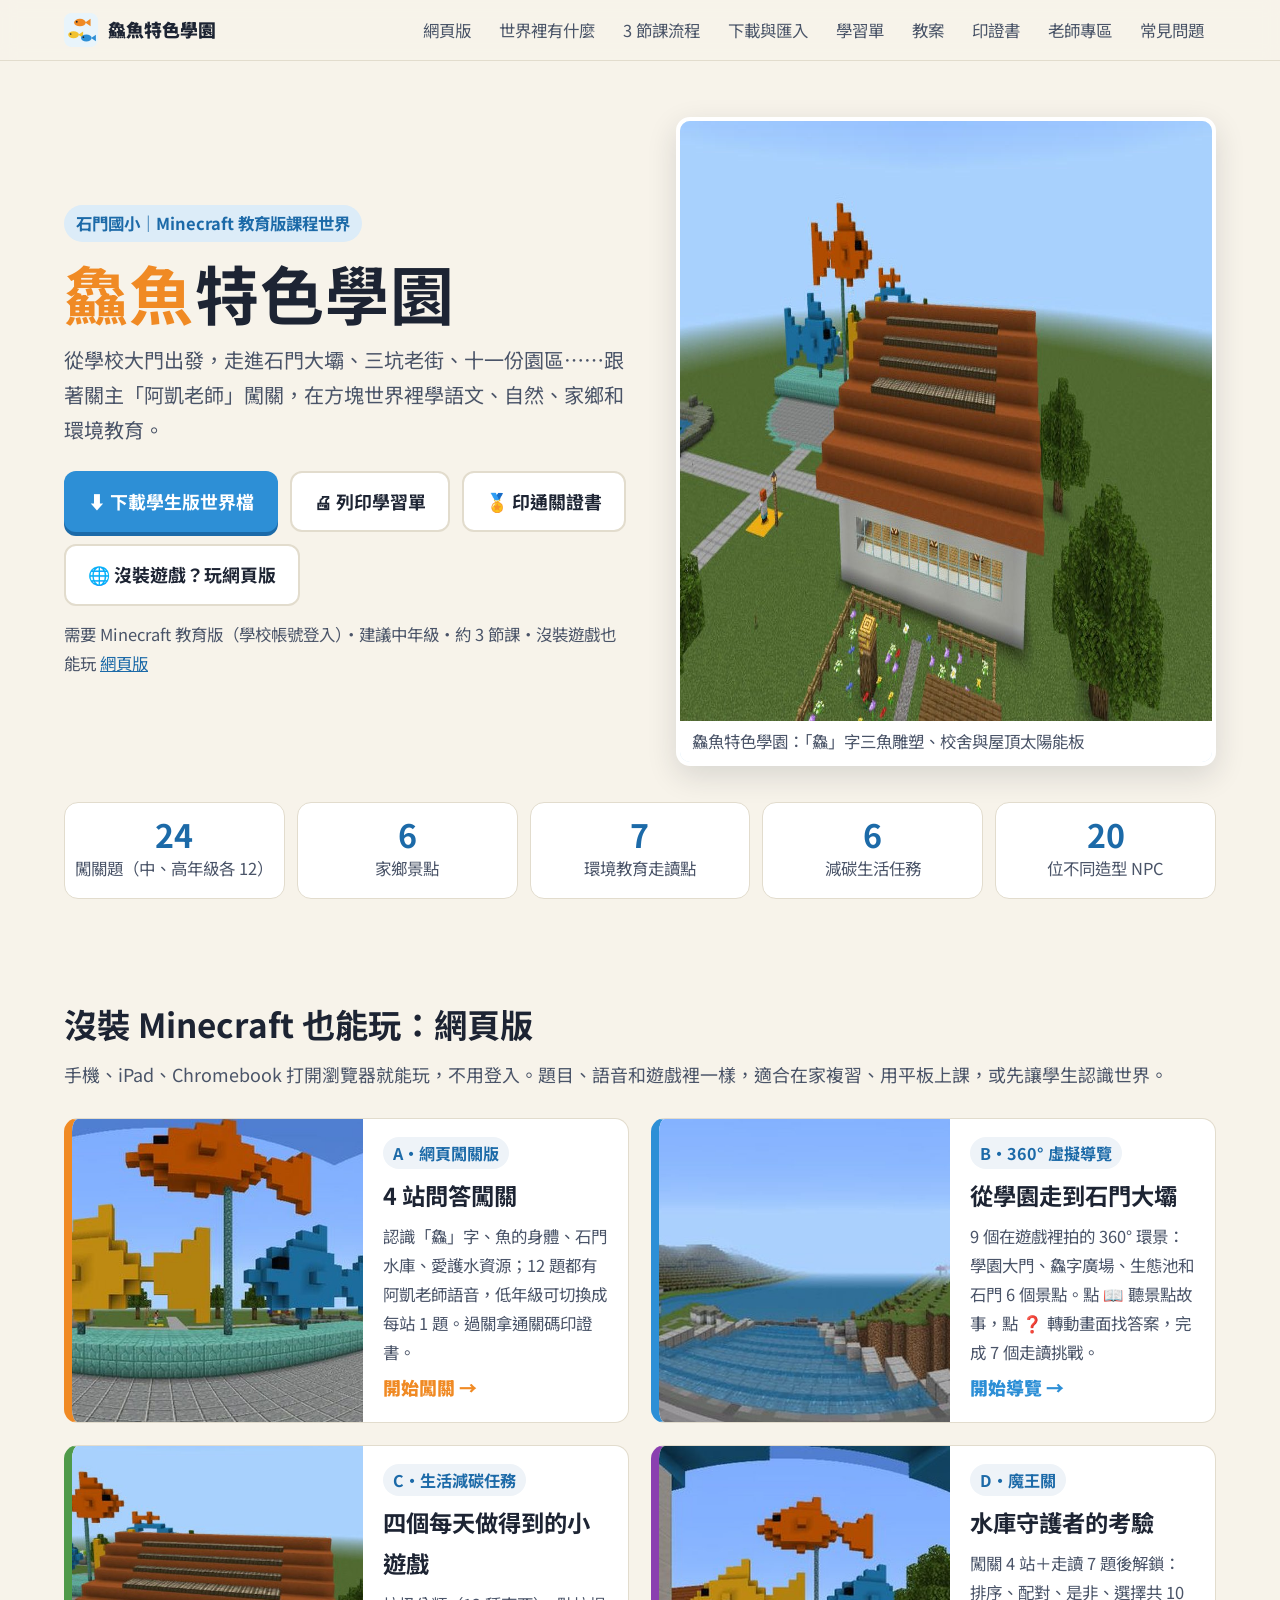
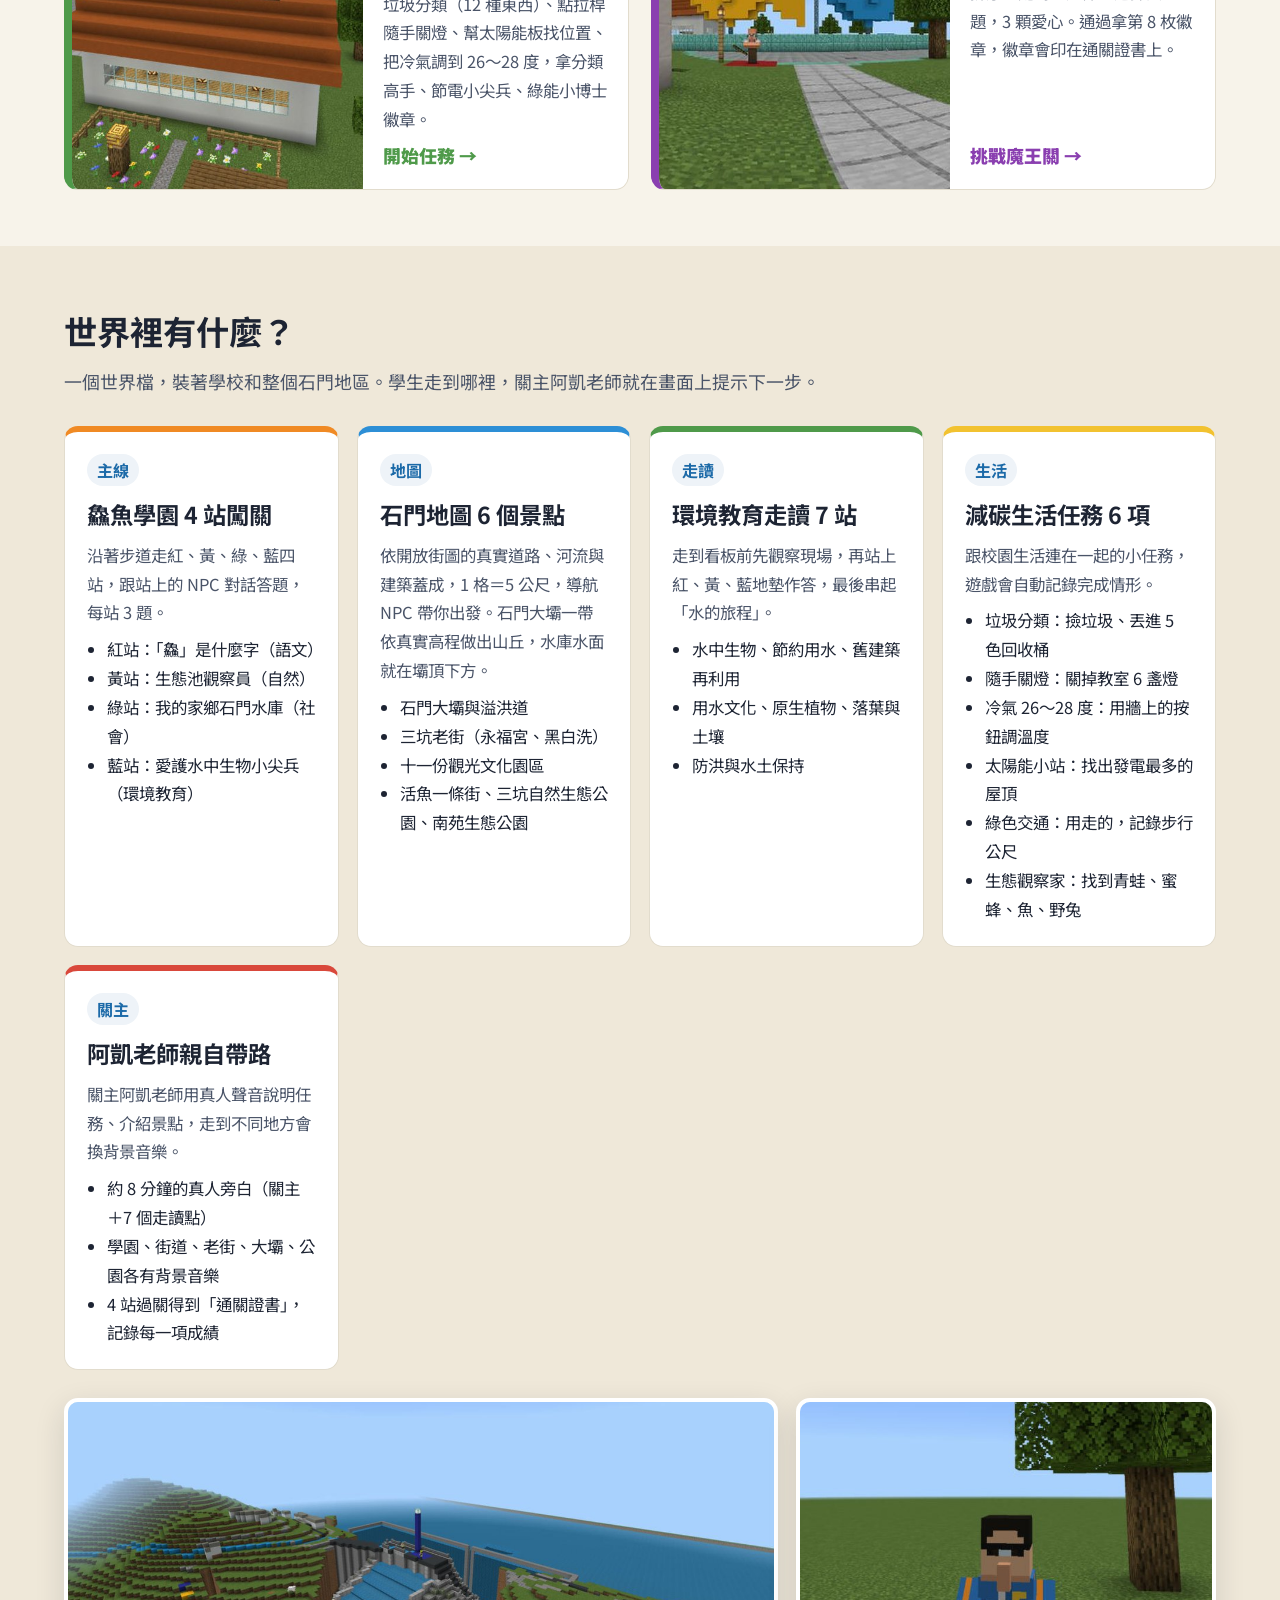
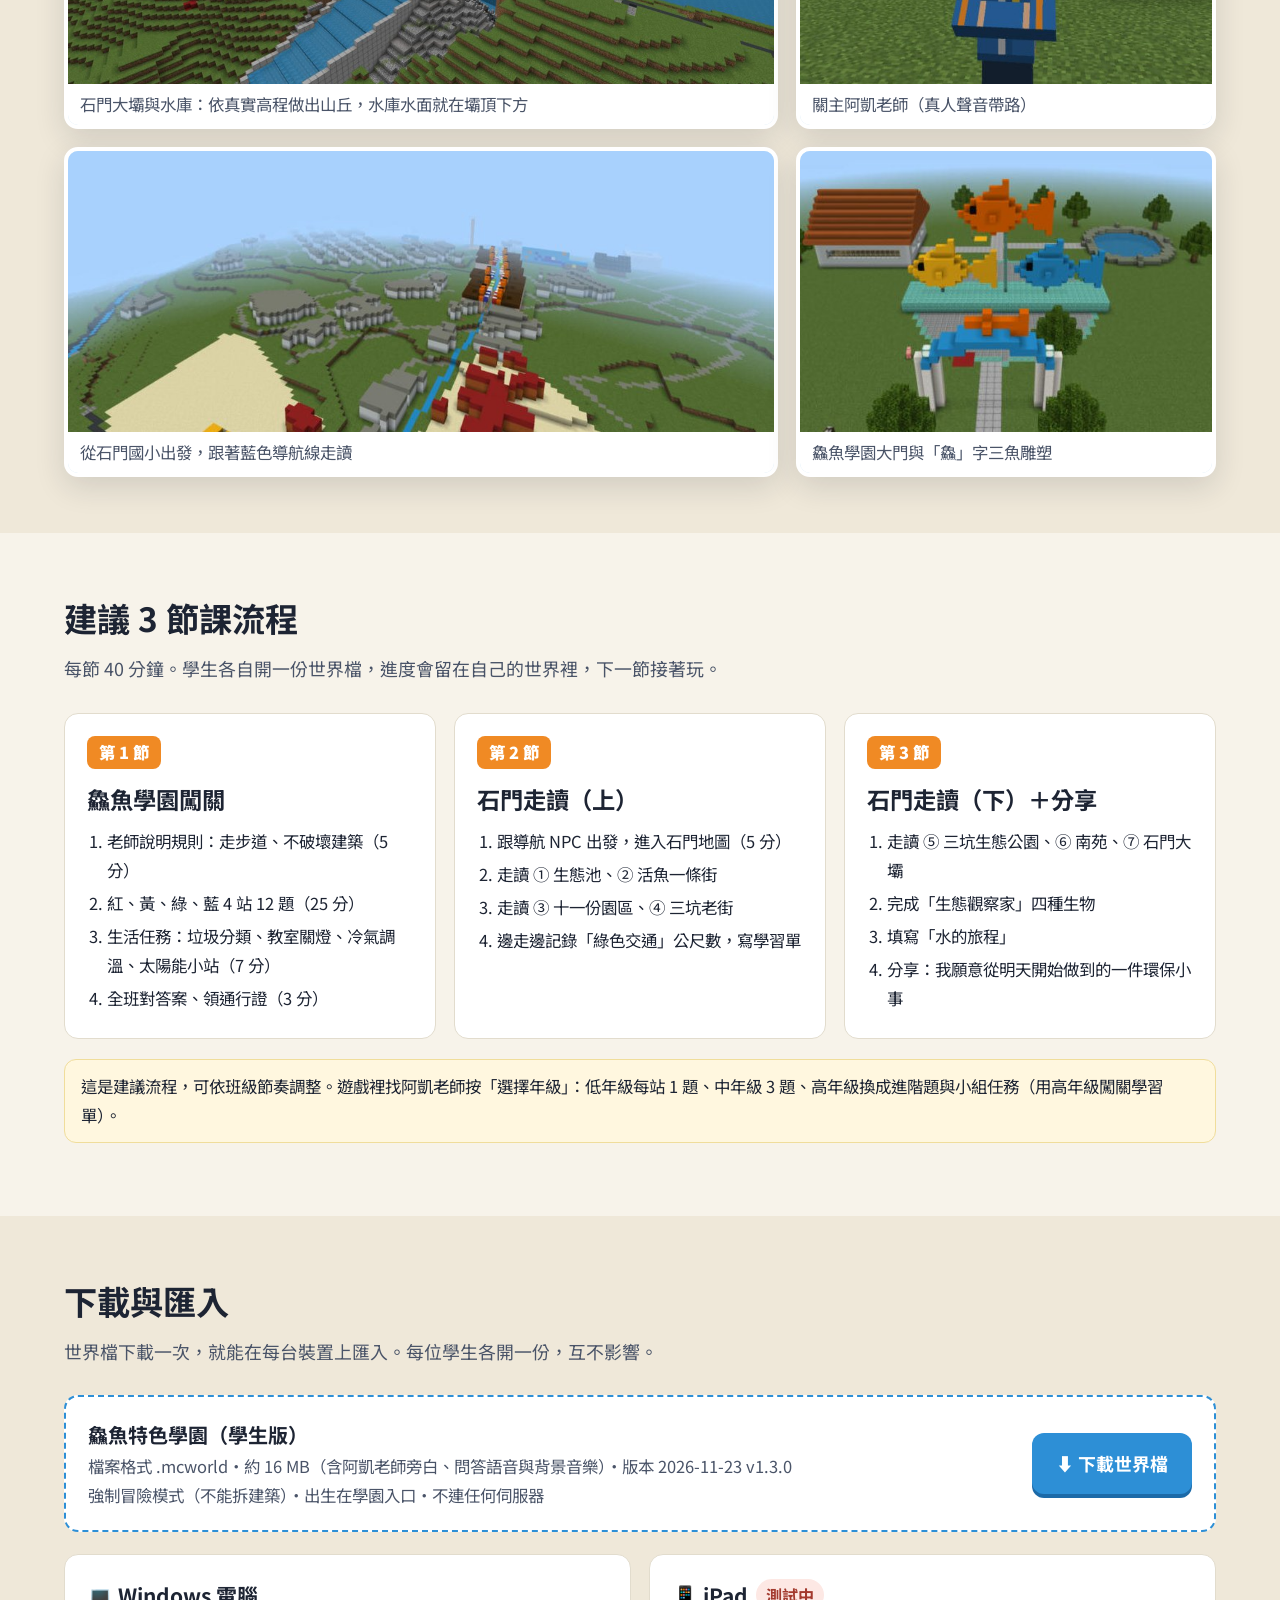
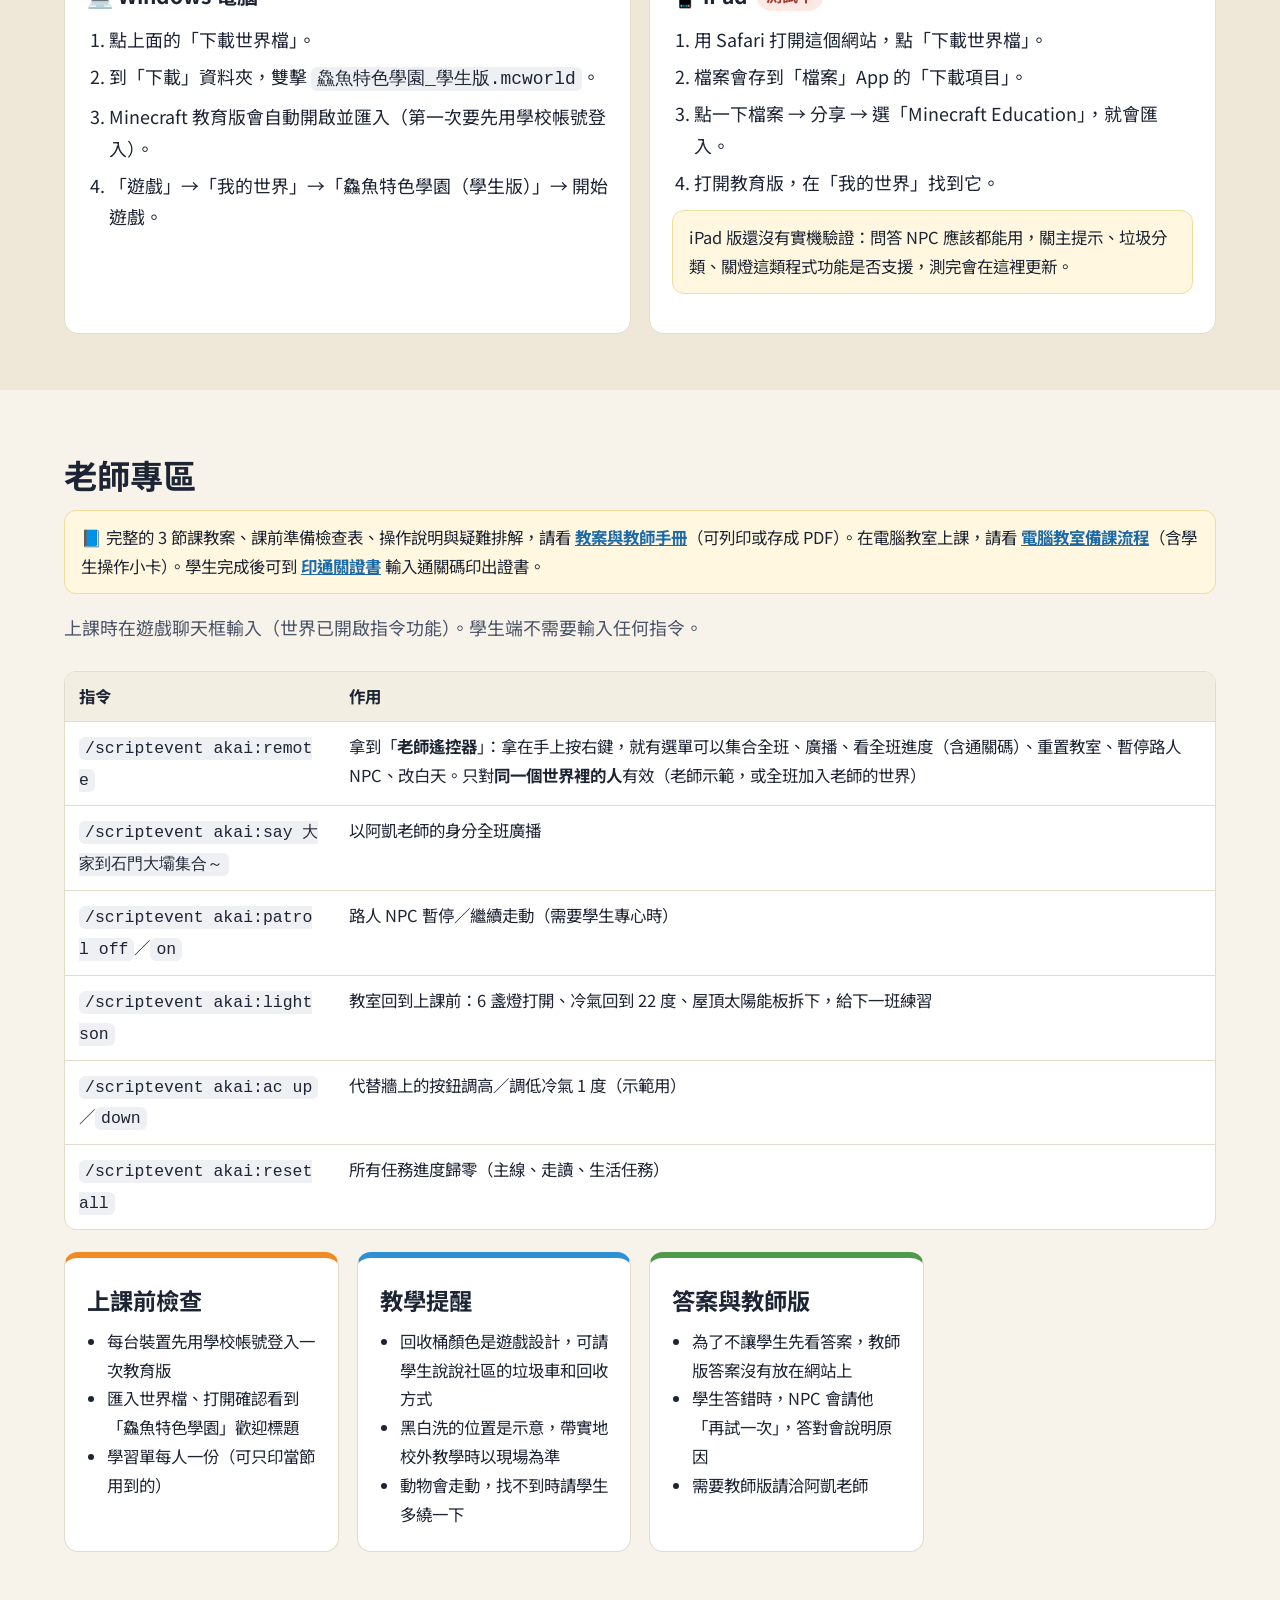
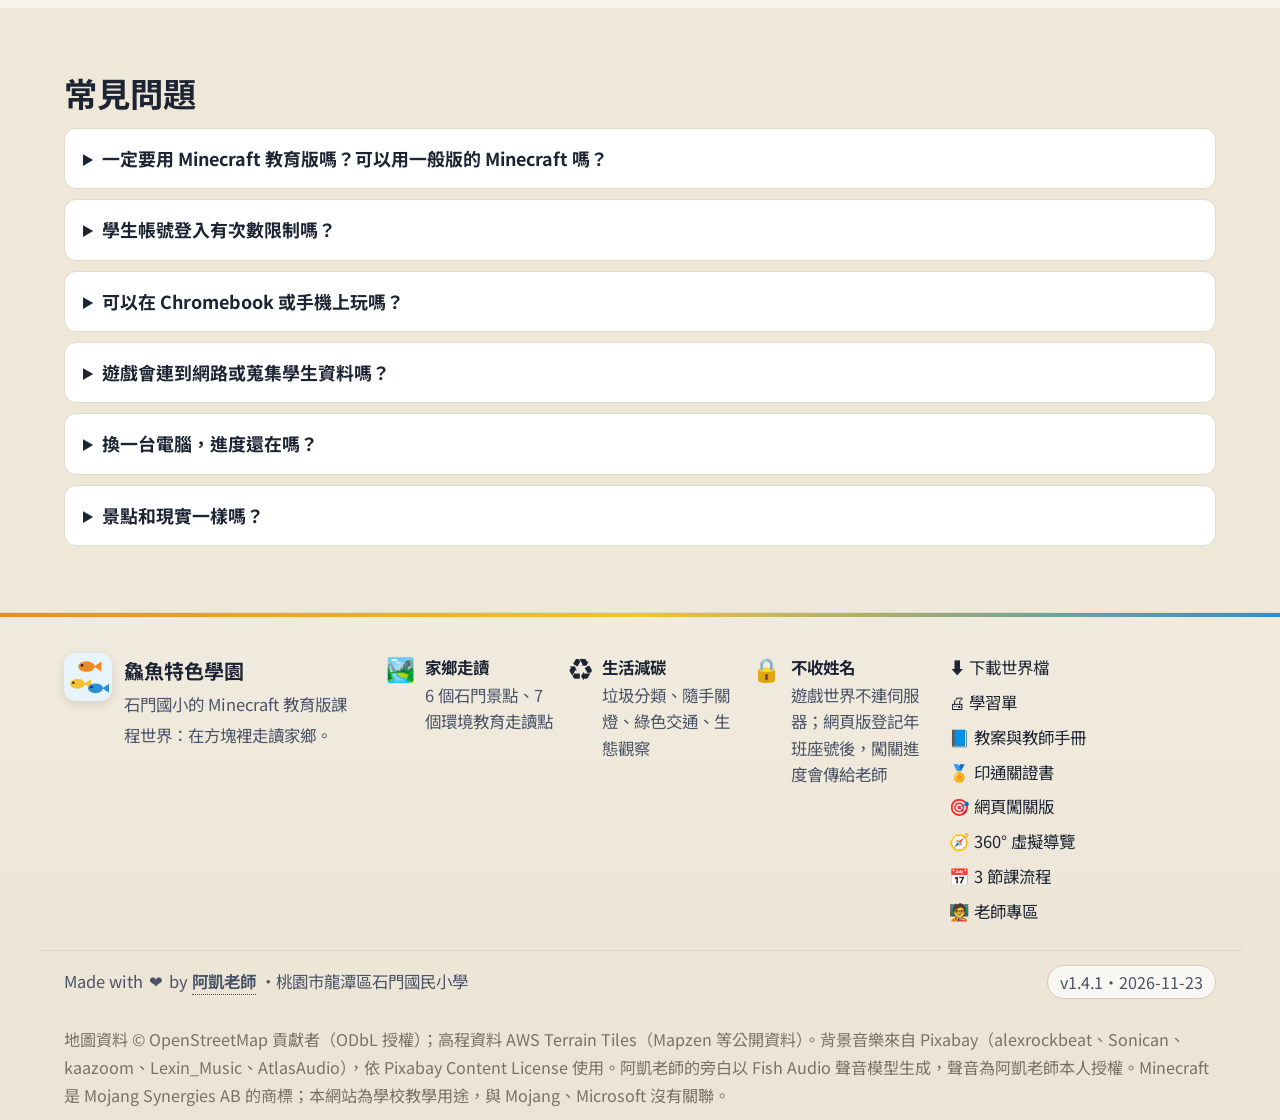
<file: index.html>
<!doctype html>
<html lang="zh-Hant-TW">
<head>
<meta charset="utf-8">
<meta name="viewport" content="width=device-width, initial-scale=1">
<title>鱻魚特色學園｜Minecraft 教育版課程世界</title>
<meta name="description" content="石門國小鱻魚特色學園：用 Minecraft 教育版走進石門水庫、三坑老街、十一份園區，跟著關主阿凱老師闖關，學語文、自然、家鄉與環境教育。提供學生版世界檔下載、學習單與 3 節課流程。">
<meta property="og:type" content="website">
<meta property="og:title" content="鱻魚特色學園｜Minecraft 教育版課程世界">
<meta property="og:description" content="跟著關主阿凱老師，在 Minecraft 教育版裡走讀石門：闖關問答、家鄉景點、環境教育、生活任務。">
<meta property="og:image" content="https://cagoooo.github.io/xianyu-minecraft/assets/og.jpg">
<meta property="og:url" content="https://cagoooo.github.io/xianyu-minecraft/">
<meta property="og:image:width" content="1200">
<meta property="og:image:height" content="630">
<meta name="twitter:card" content="summary_large_image">
<link rel="icon" href="assets/icon.svg" type="image/svg+xml">
<link rel="preconnect" href="https://fonts.googleapis.com">
<link rel="preconnect" href="https://fonts.gstatic.com" crossorigin>
<link href="https://fonts.googleapis.com/css2?family=Noto+Sans+TC:wght@400;700;900&display=swap" rel="stylesheet">
<link rel="stylesheet" href="style.css?v=1.3.0">
</head>
<body>

<header class="topbar">
  <div class="wrap">
    <a class="brand" href="#top"><img src="assets/icon.svg" alt="">鱻魚特色學園</a>
    <nav class="topnav" aria-label="頁面導覽">
      <a href="#web">網頁版</a>
      <a href="#world">世界裡有什麼</a>
      <a href="#lessons">3 節課流程</a>
      <a href="#download">下載與匯入</a>
      <a href="sheets.html">學習單</a>
      <a href="lesson.html">教案</a>
      <a href="certificate.html">印證書</a>
      <a href="#teacher">老師專區</a>
      <a href="#faq">常見問題</a>
    </nav>
  </div>
</header>

<main id="top">
  <section class="hero">
    <div class="wrap hero-grid">
      <div>
        <span class="eyebrow">石門國小｜Minecraft 教育版課程世界</span>
        <h1><span class="fishword">鱻魚</span>特色學園</h1>
        <p class="lead">從學校大門出發，走進石門大壩、三坑老街、十一份園區……跟著關主「阿凱老師」闖關，在方塊世界裡學語文、自然、家鄉和環境教育。</p>
        <div class="cta">
          <a class="btn btn-main" href="downloads/xianyu-academy-student.mcworld" download="鱻魚特色學園_學生版.mcworld">⬇ 下載學生版世界檔</a>
          <a class="btn btn-ghost" href="sheets.html">🖨 列印學習單</a>
          <a class="btn btn-ghost" href="certificate.html">🏅 印通關證書</a>
          <a class="btn btn-ghost" href="#web">🌐 沒裝遊戲？玩網頁版</a>
        </div>
        <small>需要 Minecraft 教育版（學校帳號登入）・建議中年級・約 3 節課・沒裝遊戲也能玩 <a href="#web">網頁版</a></small>
      </div>
      <figure class="shot" style="margin:0">
        <img src="assets/hero.jpg" alt="鱻魚特色學園：三條魚組成的鱻字雕塑、校舍屋頂南面的太陽能板、蝴蝶花園" width="1100" height="600">
        <figcaption>鱻魚特色學園：「鱻」字三魚雕塑、校舍與屋頂太陽能板</figcaption>
      </figure>
    </div>
    <div class="wrap">
      <ul class="stats" aria-label="世界內容數量">
        <li><b>24</b><span>闖關題（中、高年級各 12）</span></li>
        <li><b>6</b><span>家鄉景點</span></li>
        <li><b>7</b><span>環境教育走讀點</span></li>
        <li><b>6</b><span>減碳生活任務</span></li>
        <li><b>20</b><span>位不同造型 NPC</span></li>
      </ul>
    </div>
  </section>

  <section class="block" id="web">
    <div class="wrap">
      <h2>沒裝 Minecraft 也能玩：網頁版</h2>
      <p class="sub">手機、iPad、Chromebook 打開瀏覽器就能玩，不用登入。題目、語音和遊戲裡一樣，適合在家複習、用平板上課，或先讓學生認識世界。</p>
      <div class="web-cards">
        <a class="web-card" href="quest.html" style="--c:var(--fish)">
          <img src="assets/quest/s1.jpg" alt="鱻字廣場上三條魚的雕塑" loading="lazy" width="960" height="540">
          <span class="bd"><span class="tag">A・網頁闖關版</span><strong>4 站問答闖關</strong><span>認識「鱻」字、魚的身體、石門水庫、愛護水資源；12 題都有阿凱老師語音，低年級可切換成每站 1 題。過關拿通關碼印證書。</span><span class="go">開始闖關 →</span></span>
        </a>
        <a class="web-card" href="tour.html" style="--c:var(--water)">
          <img src="assets/quest/s3.jpg" alt="從石門大壩壩頂看溢洪道" loading="lazy" width="960" height="540">
          <span class="bd"><span class="tag">B・360° 虛擬導覽</span><strong>從學園走到石門大壩</strong><span>9 個在遊戲裡拍的 360° 環景：學園大門、鱻字廣場、生態池和石門 6 個景點。點 📖 聽景點故事，點 ❓ 轉動畫面找答案，完成 7 個走讀挑戰。</span><span class="go">開始導覽 →</span></span>
        </a>
        <a class="web-card" href="life.html" style="--c:var(--leaf)">
          <img src="assets/solar.jpg" alt="鱻魚學園校舍屋頂的太陽能板" loading="lazy" width="1000" height="560">
          <span class="bd"><span class="tag">C・生活減碳任務</span><strong>四個每天做得到的小遊戲</strong><span>垃圾分類（12 種東西）、點拉桿隨手關燈、幫太陽能板找位置、把冷氣調到 26～28 度，拿分類高手、節電小尖兵、綠能小博士徽章。</span><span class="go">開始任務 →</span></span>
        </a>
        <a class="web-card" href="boss.html" style="--c:#8a3fb0">
          <img src="assets/quest/cover.jpg" alt="鱻魚學園大門" loading="lazy" width="960" height="540">
          <span class="bd"><span class="tag">D・魔王關</span><strong>水庫守護者的考驗</strong><span>闖關 4 站＋走讀 7 題後解鎖：排序、配對、是非、選擇共 10 題，3 顆愛心。通過拿第 8 枚徽章，徽章會印在通關證書上。</span><span class="go">挑戰魔王關 →</span></span>
        </a>
      </div>
    </div>
  </section>

  <section class="block alt" id="world">
    <div class="wrap">
      <h2>世界裡有什麼？</h2>
      <p class="sub">一個世界檔，裝著學校和整個石門地區。學生走到哪裡，關主阿凱老師就在畫面上提示下一步。</p>
      <div class="cards">
        <article class="card" style="--c: var(--fish)">
          <span class="tag">主線</span>
          <h3>鱻魚學園 4 站闖關</h3>
          <p>沿著步道走紅、黃、綠、藍四站，跟站上的 NPC 對話答題，每站 3 題。</p>
          <ul>
            <li>紅站：「鱻」是什麼字（語文）</li>
            <li>黃站：生態池觀察員（自然）</li>
            <li>綠站：我的家鄉石門水庫（社會）</li>
            <li>藍站：愛護水中生物小尖兵（環境教育）</li>
          </ul>
        </article>
        <article class="card" style="--c: var(--water)">
          <span class="tag">地圖</span>
          <h3>石門地圖 6 個景點</h3>
          <p>依開放街圖的真實道路、河流與建築蓋成，1 格＝5 公尺，導航 NPC 帶你出發。石門大壩一帶依真實高程做出山丘，水庫水面就在壩頂下方。</p>
          <ul>
            <li>石門大壩與溢洪道</li>
            <li>三坑老街（永福宮、黑白洗）</li>
            <li>十一份觀光文化園區</li>
            <li>活魚一條街、三坑自然生態公園、南苑生態公園</li>
          </ul>
        </article>
        <article class="card" style="--c: var(--leaf)">
          <span class="tag">走讀</span>
          <h3>環境教育走讀 7 站</h3>
          <p>走到看板前先觀察現場，再站上紅、黃、藍地墊作答，最後串起「水的旅程」。</p>
          <ul>
            <li>水中生物、節約用水、舊建築再利用</li>
            <li>用水文化、原生植物、落葉與土壤</li>
            <li>防洪與水土保持</li>
          </ul>
        </article>
        <article class="card" style="--c: var(--sun)">
          <span class="tag">生活</span>
          <h3>減碳生活任務 6 項</h3>
          <p>跟校園生活連在一起的小任務，遊戲會自動記錄完成情形。</p>
          <ul>
            <li>垃圾分類：撿垃圾、丟進 5 色回收桶</li>
            <li>隨手關燈：關掉教室 6 盞燈</li>
            <li>冷氣 26～28 度：用牆上的按鈕調溫度</li>
            <li>太陽能小站：找出發電最多的屋頂</li>
            <li>綠色交通：用走的，記錄步行公尺</li>
            <li>生態觀察家：找到青蛙、蜜蜂、魚、野兔</li>
          </ul>
        </article>
        <article class="card" style="--c: var(--red)">
          <span class="tag">關主</span>
          <h3>阿凱老師親自帶路</h3>
          <p>關主阿凱老師用真人聲音說明任務、介紹景點，走到不同地方會換背景音樂。</p>
          <ul>
            <li>約 8 分鐘的真人旁白（關主＋7 個走讀點）</li>
            <li>學園、街道、老街、大壩、公園各有背景音樂</li>
            <li>4 站過關得到「通關證書」，記錄每一項成績</li>
          </ul>
        </article>
      </div>

      <div class="gallery">
        <figure class="shot wide" style="margin:0">
          <img src="assets/dam.jpg" alt="遊戲中的石門大壩：溢洪道、壩頂，後方水庫水面高於下游，兩側是依真實高程做出的山丘" width="1200" height="490" loading="lazy">
          <figcaption>石門大壩與水庫：依真實高程做出山丘，水庫水面就在壩頂下方</figcaption>
        </figure>
        <figure class="shot" style="margin:0">
          <img src="assets/akai.jpg" alt="關主阿凱老師 NPC：黑框眼鏡、藍色石門運動外套" width="600" height="450" loading="lazy">
          <figcaption>關主阿凱老師（真人聲音帶路）</figcaption>
        </figure>
        <figure class="shot wide" style="margin:0">
          <img src="assets/campus-map.jpg" alt="從石門國小出發的石門地圖街景：導航員、校舍、活魚一條街" width="1200" height="387" loading="lazy">
          <figcaption>從石門國小出發，跟著藍色導航線走讀</figcaption>
        </figure>
        <figure class="shot" style="margin:0">
          <img src="assets/academy.jpg" alt="鱻魚特色學園空拍：藍色大門、三條魚組成的鱻字雕塑、校舍與生態池" width="720" height="342" loading="lazy">
          <figcaption>鱻魚學園大門與「鱻」字三魚雕塑</figcaption>
        </figure>
      </div>
    </div>
  </section>

  <section class="block" id="lessons">
    <div class="wrap">
      <h2>建議 3 節課流程</h2>
      <p class="sub">每節 40 分鐘。學生各自開一份世界檔，進度會留在自己的世界裡，下一節接著玩。</p>
      <div class="lessons">
        <article class="lesson">
          <span class="no">第 1 節</span>
          <h3>鱻魚學園闖關</h3>
          <ol>
            <li>老師說明規則：走步道、不破壞建築（5 分）</li>
            <li>紅、黃、綠、藍 4 站 12 題（25 分）</li>
            <li>生活任務：垃圾分類、教室關燈、冷氣調溫、太陽能小站（7 分）</li>
            <li>全班對答案、領通行證（3 分）</li>
          </ol>
        </article>
        <article class="lesson">
          <span class="no">第 2 節</span>
          <h3>石門走讀（上）</h3>
          <ol>
            <li>跟導航 NPC 出發，進入石門地圖（5 分）</li>
            <li>走讀 ① 生態池、② 活魚一條街</li>
            <li>走讀 ③ 十一份園區、④ 三坑老街</li>
            <li>邊走邊記錄「綠色交通」公尺數，寫學習單</li>
          </ol>
        </article>
        <article class="lesson">
          <span class="no">第 3 節</span>
          <h3>石門走讀（下）＋分享</h3>
          <ol>
            <li>走讀 ⑤ 三坑生態公園、⑥ 南苑、⑦ 石門大壩</li>
            <li>完成「生態觀察家」四種生物</li>
            <li>填寫「水的旅程」</li>
            <li>分享：我願意從明天開始做到的一件環保小事</li>
          </ol>
        </article>
      </div>
      <p class="note">這是建議流程，可依班級節奏調整。遊戲裡找阿凱老師按「選擇年級」：低年級每站 1 題、中年級 3 題、高年級換成進階題與小組任務（用高年級闖關學習單）。</p>
    </div>
  </section>

  <section class="block alt" id="download">
    <div class="wrap">
      <h2>下載與匯入</h2>
      <p class="sub">世界檔下載一次，就能在每台裝置上匯入。每位學生各開一份，互不影響。</p>
      <div class="download-box">
        <div class="meta">
          <strong>鱻魚特色學園（學生版）</strong>
          <span>檔案格式 .mcworld・約 16 MB（含阿凱老師旁白、問答語音與背景音樂）・版本 2026-11-23 v1.3.0</span>
          <span>強制冒險模式（不能拆建築）・出生在學園入口・不連任何伺服器</span>
        </div>
        <a class="btn btn-main" href="downloads/xianyu-academy-student.mcworld" download="鱻魚特色學園_學生版.mcworld">⬇ 下載世界檔</a>
      </div>
      <div class="steps-grid">
        <div class="steps">
          <h3>💻 Windows 電腦</h3>
          <ol>
            <li>點上面的「下載世界檔」。</li>
            <li>到「下載」資料夾，雙擊 <code>鱻魚特色學園_學生版.mcworld</code>。</li>
            <li>Minecraft 教育版會自動開啟並匯入（第一次要先用學校帳號登入）。</li>
            <li>「遊戲」→「我的世界」→「鱻魚特色學園（學生版）」→ 開始遊戲。</li>
          </ol>
        </div>
        <div class="steps">
          <h3>📱 iPad <span class="badge-warn">測試中</span></h3>
          <ol>
            <li>用 Safari 打開這個網站，點「下載世界檔」。</li>
            <li>檔案會存到「檔案」App 的「下載項目」。</li>
            <li>點一下檔案 → 分享 → 選「Minecraft Education」，就會匯入。</li>
            <li>打開教育版，在「我的世界」找到它。</li>
          </ol>
          <p class="note" style="margin-top:12px">iPad 版還沒有實機驗證：問答 NPC 應該都能用，關主提示、垃圾分類、關燈這類程式功能是否支援，測完會在這裡更新。</p>
        </div>
      </div>
    </div>
  </section>

  <section class="block" id="teacher">
    <div class="wrap">
      <h2>老師專區</h2>
      <p class="note" style="margin:0 0 18px">📘 完整的 3 節課教案、課前準備檢查表、操作說明與疑難排解，請看 <a href="lesson.html"><strong>教案與教師手冊</strong></a>（可列印或存成 PDF）。在電腦教室上課，請看 <a href="lab.html"><strong>電腦教室備課流程</strong></a>（含學生操作小卡）。學生完成後可到 <a href="certificate.html"><strong>印通關證書</strong></a> 輸入通關碼印出證書。</p>
      <p class="sub">上課時在遊戲聊天框輸入（世界已開啟指令功能）。學生端不需要輸入任何指令。</p>
      <div class="table-scroll">
        <table>
          <thead><tr><th>指令</th><th>作用</th></tr></thead>
          <tbody>
            <tr><td><code>/scriptevent akai:remote</code></td><td>拿到「<strong>老師遙控器</strong>」：拿在手上按右鍵，就有選單可以集合全班、廣播、看全班進度（含通關碼）、重置教室、暫停路人 NPC、改白天。只對<strong>同一個世界裡的人</strong>有效（老師示範，或全班加入老師的世界）</td></tr>
            <tr><td><code>/scriptevent akai:say 大家到石門大壩集合～</code></td><td>以阿凱老師的身分全班廣播</td></tr>
            <tr><td><code>/scriptevent akai:patrol off</code>／<code>on</code></td><td>路人 NPC 暫停／繼續走動（需要學生專心時）</td></tr>
            <tr><td><code>/scriptevent akai:lightson</code></td><td>教室回到上課前：6 盞燈打開、冷氣回到 22 度、屋頂太陽能板拆下，給下一班練習</td></tr>
            <tr><td><code>/scriptevent akai:ac up</code>／<code>down</code></td><td>代替牆上的按鈕調高／調低冷氣 1 度（示範用）</td></tr>
            <tr><td><code>/scriptevent akai:resetall</code></td><td>所有任務進度歸零（主線、走讀、生活任務）</td></tr>
          </tbody>
        </table>
      </div>
      <div class="cards" style="margin-top:22px">
        <article class="card" style="--c: var(--fish)">
          <h3>上課前檢查</h3>
          <ul>
            <li>每台裝置先用學校帳號登入一次教育版</li>
            <li>匯入世界檔、打開確認看到「鱻魚特色學園」歡迎標題</li>
            <li>學習單每人一份（可只印當節用到的）</li>
          </ul>
        </article>
        <article class="card" style="--c: var(--water)">
          <h3>教學提醒</h3>
          <ul>
            <li>回收桶顏色是遊戲設計，可請學生說說社區的垃圾車和回收方式</li>
            <li>黑白洗的位置是示意，帶實地校外教學時以現場為準</li>
            <li>動物會走動，找不到時請學生多繞一下</li>
          </ul>
        </article>
        <article class="card" style="--c: var(--leaf)">
          <h3>答案與教師版</h3>
          <ul>
            <li>為了不讓學生先看答案，教師版答案沒有放在網站上</li>
            <li>學生答錯時，NPC 會請他「再試一次」，答對會說明原因</li>
            <li>需要教師版請洽阿凱老師</li>
          </ul>
        </article>
      </div>
    </div>
  </section>

  <section class="block alt" id="faq">
    <div class="wrap faq">
      <h2>常見問題</h2>
      <details>
        <summary>一定要用 Minecraft 教育版嗎？可以用一般版的 Minecraft 嗎？</summary>
        <p>要用 Minecraft 教育版（Minecraft Education）。這份世界用到教育版的 NPC 與程式功能，一般版打不開。教育版需要學校的組織帳號登入，台灣師生可用教育雲帳號啟用 Office 365 取得。</p>
      </details>
      <details>
        <summary>學生帳號登入有次數限制嗎？</summary>
        <p>依微軟說明，沒有正式授權的帳號有免費登入次數限制（約 10 次）。正式上課前，請先確認學校是否已有教育版授權。</p>
      </details>
      <details>
        <summary>可以在 Chromebook 或手機上玩嗎？</summary>
        <p>教育版有 Chromebook 與行動裝置版本，但這份世界還沒在這些裝置上測試過，目前建議先用 Windows 電腦。</p>
      </details>
      <details>
        <summary>遊戲會連到網路或蒐集學生資料嗎？</summary>
        <p>學生版世界不會連任何伺服器，所有進度只存在該台裝置的世界檔裡。學習單只寫年班座號，不需要學生姓名。</p>
      </details>
      <details>
        <summary>換一台電腦，進度還在嗎？</summary>
        <p>不在。進度跟著那台裝置上的世界走；換裝置就從頭開始。建議同一位學生固定用同一台。</p>
      </details>
      <details>
        <summary>景點和現實一樣嗎？</summary>
        <p>道路、河流和建築位置來自開放街圖（OpenStreetMap），景點造型參考公開資料重新設計，是「縮小版的石門」。部分細節（例如黑白洗的位置）是示意，實地參訪請以現場為準。</p>
      </details>
    </div>
  </section>
</main>

<footer class="site-footer">
  <div class="footer-inner">
    <div class="footer-brand">
      <img src="assets/icon.svg" alt="" width="48" height="48">
      <div><strong>鱻魚特色學園</strong><span>石門國小的 Minecraft 教育版課程世界：在方塊裡走讀家鄉。</span></div>
    </div>
    <ul class="footer-points">
      <li><span class="fp-icon">🏞️</span><div><strong>家鄉走讀</strong><small>6 個石門景點、7 個環境教育走讀點</small></div></li>
      <li><span class="fp-icon">♻️</span><div><strong>生活減碳</strong><small>垃圾分類、隨手關燈、綠色交通、生態觀察</small></div></li>
      <li><span class="fp-icon">🔒</span><div><strong>不收姓名</strong><small>遊戲世界不連伺服器；網頁版登記年班座號後，闖關進度會傳給老師</small></div></li>
    </ul>
    <nav class="footer-links" aria-label="快速連結">
      <a href="#download">⬇ 下載世界檔</a>
      <a href="sheets.html">🖨 學習單</a>
      <a href="lesson.html">📘 教案與教師手冊</a>
      <a href="certificate.html">🏅 印通關證書</a>
      <a href="quest.html">🎯 網頁闖關版</a>
      <a href="tour.html">🧭 360° 虛擬導覽</a>
      <a href="#lessons">📅 3 節課流程</a>
      <a href="#teacher">🧑‍🏫 老師專區</a>
    </nav>
  </div>
  <div class="footer-bottom">
    <p class="site-credit">Made with <span class="site-credit__heart" aria-label="愛心">❤️</span> by
      <a href="https://cagoooo.github.io/Akai/" target="_blank" rel="noopener noreferrer" class="site-credit__author">阿凱老師</a>
      <span class="footer-school"><span class="footer-dot" aria-hidden="true">・</span>桃園市龍潭區石門國民小學</span></p>
    <p class="version-tag">v1.4.1・2026-11-23</p>
  </div>
  <p class="legal">地圖資料 © OpenStreetMap 貢獻者（ODbL 授權）；高程資料 AWS Terrain Tiles（Mapzen 等公開資料）。背景音樂來自 Pixabay（alexrockbeat、Sonican、kaazoom、Lexin_Music、AtlasAudio），依 Pixabay Content License 使用。阿凱老師的旁白以 Fish Audio 聲音模型生成，聲音為阿凱老師本人授權。Minecraft 是 Mojang Synergies AB 的商標；本網站為學校教學用途，與 Mojang、Microsoft 沒有關聯。</p>
</footer>

</body>
</html>
</file>
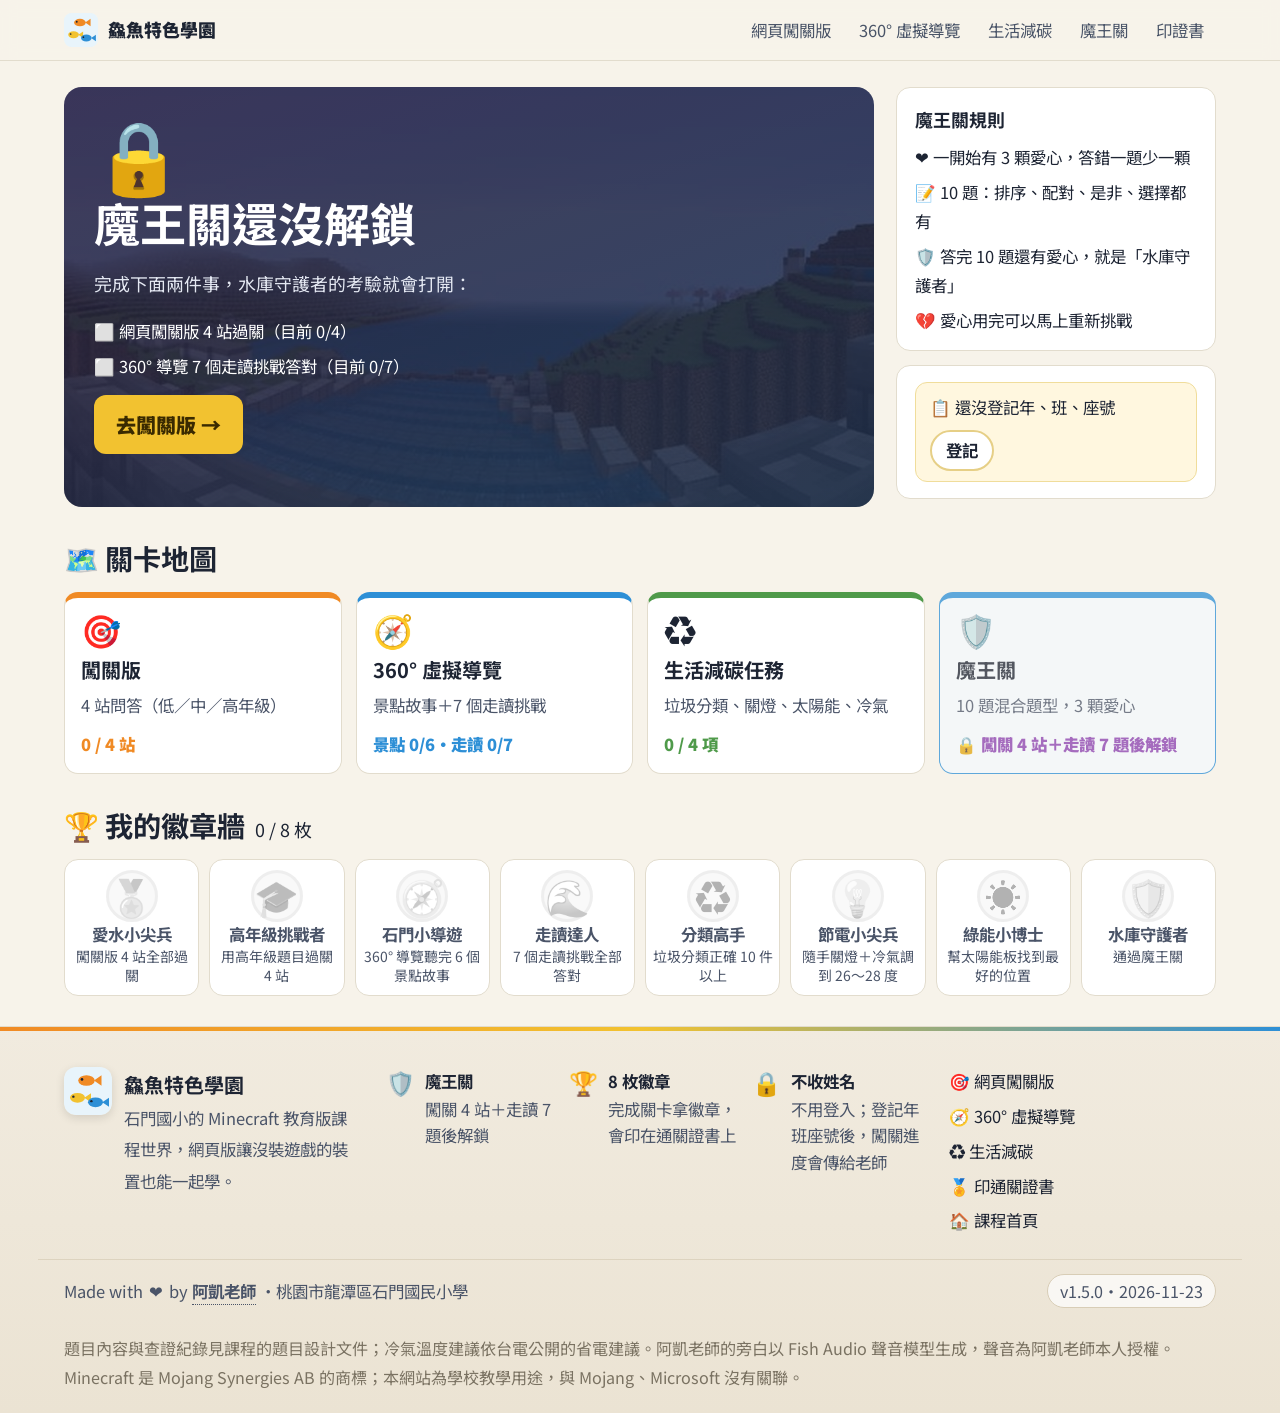
<file: boss.html>
<!doctype html>
<html lang="zh-Hant-TW">
<head>
<meta charset="utf-8">
<meta name="viewport" content="width=device-width, initial-scale=1">
<title>魔王關・水庫守護者｜鱻魚特色學園</title>
<meta name="description" content="鱻魚特色學園網頁版魔王關：10 題混合題型（排序、配對、是非、選擇），3 顆愛心，通過就是水庫守護者，拿到最後一枚徽章。">
<meta property="og:title" content="鱻魚特色學園｜魔王關・水庫守護者">
<meta property="og:description" content="排序、配對、是非、選擇 10 題，3 顆愛心，守護石門水庫！">
<meta property="og:image" content="https://cagoooo.github.io/xianyu-minecraft/assets/quest/s3.jpg">
<meta property="og:type" content="website">
<link rel="icon" href="assets/icon.svg" type="image/svg+xml">
<link rel="preconnect" href="https://fonts.googleapis.com">
<link rel="preconnect" href="https://fonts.gstatic.com" crossorigin>
<link href="https://fonts.googleapis.com/css2?family=Noto+Sans+TC:wght@400;700;900&display=swap" rel="stylesheet">
<link rel="stylesheet" href="style.css?v=1.3.0">
<style>
  .b-wrap { display: grid; grid-template-columns: minmax(0, 1fr) 320px; gap: 22px; padding: 26px 0 20px; align-items: start; }
  .arena { background: linear-gradient(160deg, #2b1d3a, #1c2f4a); color: #fff; border-radius: 18px; padding: clamp(18px, 3vw, 30px); min-height: 420px; position: relative; overflow: hidden; }
  .arena::before { content: ""; position: absolute; inset: 0; background: url('assets/quest/s3.jpg') center/cover; opacity: .16; pointer-events: none; }
  .arena > * { position: relative; }
  .arena h1 { margin: 6px 0 8px; font-size: clamp(1.8rem, 3.6vw, 2.8rem); line-height: 1.2; }
  .arena p { color: #e4e8f2; }
  .top { display: flex; align-items: center; gap: 12px; flex-wrap: wrap; margin-bottom: 14px; }
  .hearts { font-size: 1.6rem; letter-spacing: 2px; }
  .prog { margin-left: auto; font-weight: 700; background: rgba(255,255,255,.12); border-radius: 999px; padding: 4px 14px; }
  .qtype { display: inline-block; font-size: var(--fs-xs); font-weight: 900; background: #f2c230; color: #3a2a00; border-radius: 999px; padding: 2px 12px; }
  .q { font-size: clamp(1.25rem, 2.4vw, 1.7rem); font-weight: 900; margin: 10px 0 16px; line-height: 1.5; }
  .bt { font: inherit; font-weight: 700; font-size: var(--fs-md); border: 3px solid rgba(255,255,255,.25); background: rgba(255,255,255,.1); color: #fff; border-radius: 14px; padding: 12px 16px; min-height: 56px; cursor: pointer; text-align: left; }
  .bt:hover:not(:disabled) { background: rgba(255,255,255,.2); }
  .bt:focus-visible, .go:focus-visible { outline: 3px solid #f2c230; outline-offset: 2px; }
  .bt.sel { border-color: #f2c230; background: rgba(242,194,48,.25); }
  .bt.right { border-color: #6ee07a; background: rgba(110,224,122,.25); }
  .bt.wrong { border-color: #ff8a80; background: rgba(255,138,128,.22); }
  .bt:disabled { cursor: default; }
  .grid1 { display: grid; gap: 10px; }
  .tf { display: grid; grid-template-columns: 1fr 1fr; gap: 14px; }
  .tf .bt { text-align: center; font-size: 2rem; min-height: 90px; }
  .slots { display: grid; gap: 8px; counter-reset: s; margin-bottom: 12px; }
  .slots div { border: 2px dashed rgba(255,255,255,.35); border-radius: 12px; padding: 10px 14px; min-height: 48px; display: flex; align-items: center; gap: 10px; }
  .slots div::before { counter-increment: s; content: counter(s); width: 28px; height: 28px; border-radius: 50%; background: #f2c230; color: #3a2a00; font-weight: 900; display: grid; place-items: center; flex: none; }
  .match { display: grid; grid-template-columns: minmax(0, 1fr) minmax(0, 1fr); gap: 10px 14px; }
  .match .col { display: grid; gap: 8px; align-content: start; }
  .tag-n { display: inline-grid; place-items: center; width: 26px; height: 26px; border-radius: 50%; background: #f2c230; color: #3a2a00; font-weight: 900; margin-right: 8px; font-size: .9rem; }
  .fbk { margin-top: 14px; background: rgba(0,0,0,.28); border-radius: 12px; padding: 12px 14px; }
  .fbk.good { border-left: 6px solid #6ee07a; } .fbk.bad { border-left: 6px solid #ff8a80; }
  .row { display: flex; gap: 10px; flex-wrap: wrap; margin-top: 14px; }
  .go { font: inherit; font-weight: 900; font-size: var(--fs-md); border: 0; border-radius: 12px; padding: 12px 22px; background: #f2c230; color: #3a2a00; cursor: pointer; min-height: 50px; text-decoration: none; display: inline-flex; align-items: center; }
  .go.ghost { background: rgba(255,255,255,.15); color: #fff; }
  .side { display: flex; flex-direction: column; gap: 14px; }
  .side .panel { background: var(--paper); border: 1px solid var(--line); border-radius: var(--radius); padding: 16px 18px; }
  .req { list-style: none; margin: 8px 0 0; padding: 0; display: grid; gap: 6px; font-size: var(--fs-sm); }
  .big-ic { font-size: 4rem; line-height: 1; }
  .shake { animation: shake .35s; }
  @keyframes shake { 0%,100% { transform: translateX(0); } 25% { transform: translateX(-6px); } 75% { transform: translateX(6px); } }
  @media (prefers-reduced-motion: reduce) { .shake { animation: none; } }
  @media (max-width: 1000px) { .b-wrap { grid-template-columns: minmax(0, 1fr); } }
  @media (max-width: 640px) { .match { grid-template-columns: minmax(0, 1fr); } .go { flex: 1 1 auto; justify-content: center; } }
</style>
</head>
<body data-page="boss">
<header class="topbar">
  <div class="wrap">
    <a class="brand" href="index.html"><img src="assets/icon.svg" alt="">鱻魚特色學園</a>
    <nav class="topnav" aria-label="頁面導覽">
      <a href="quest.html">網頁闖關版</a>
      <a href="tour.html">360° 虛擬導覽</a>
      <a href="life.html">生活減碳</a>
      <a href="boss.html" aria-current="page">魔王關</a>
      <a href="certificate.html">印證書</a>
    </nav>
  </div>
</header>

<main class="wrap">
  <div class="b-wrap">
    <section class="arena" id="arena" aria-live="polite"></section>
    <aside class="side">
      <div class="panel">
        <strong>魔王關規則</strong>
        <ul class="req">
          <li>❤️ 一開始有 3 顆愛心，答錯一題少一顆</li>
          <li>📝 10 題：排序、配對、是非、選擇都有</li>
          <li>🛡️ 答完 10 題還有愛心，就是「水庫守護者」</li>
          <li>💔 愛心用完可以馬上重新挑戰</li>
        </ul>
      </div>
      <div class="panel"><div data-who></div></div>
    </aside>
  </div>
  <h2 style="margin:6px 0 10px;font-size:clamp(1.3rem,2.2vw,1.8rem)">🗺️ 關卡地圖</h2>
  <div data-levels></div>
  <div data-badges style="margin:26px 0 30px"></div>
</main>

<footer class="site-footer">
  <div class="footer-inner">
    <div class="footer-brand">
      <img src="assets/icon.svg" alt="" width="48" height="48">
      <div><strong>鱻魚特色學園</strong><span>石門國小的 Minecraft 教育版課程世界，網頁版讓沒裝遊戲的裝置也能一起學。</span></div>
    </div>
    <ul class="footer-points">
      <li><span class="fp-icon">🛡️</span><div><strong>魔王關</strong><small>闖關 4 站＋走讀 7 題後解鎖</small></div></li>
      <li><span class="fp-icon">🏆</span><div><strong>8 枚徽章</strong><small>完成關卡拿徽章，會印在通關證書上</small></div></li>
      <li><span class="fp-icon">🔒</span><div><strong>不收姓名</strong><small>不用登入；登記年班座號後，闖關進度會傳給老師</small></div></li>
    </ul>
    <nav class="footer-links" aria-label="快速連結">
      <a href="quest.html">🎯 網頁闖關版</a>
      <a href="tour.html">🧭 360° 虛擬導覽</a>
      <a href="life.html">♻️ 生活減碳</a>
      <a href="certificate.html">🏅 印通關證書</a>
      <a href="index.html">🏠 課程首頁</a>
    </nav>
  </div>
  <div class="footer-bottom">
    <p class="site-credit">Made with <span class="site-credit__heart" aria-label="愛心">❤️</span> by
      <a href="https://cagoooo.github.io/Akai/" target="_blank" rel="noopener noreferrer" class="site-credit__author">阿凱老師</a>
      <span class="footer-school"><span class="footer-dot" aria-hidden="true">・</span>桃園市龍潭區石門國民小學</span></p>
    <p class="version-tag">v1.5.0・2026-11-23</p>
  </div>
  <p class="legal">題目內容與查證紀錄見課程的題目設計文件；冷氣溫度建議依台電公開的省電建議。阿凱老師的旁白以 Fish Audio 聲音模型生成，聲音為阿凱老師本人授權。Minecraft 是 Mojang Synergies AB 的商標；本網站為學校教學用途，與 Mojang、Microsoft 沒有關聯。</p>
</footer>

<script src="assets/js/xianyu-web.js?v=1.5.0"></script>
<script src="assets/js/xianyu-record.js?v=1.5.0"></script>
<script src="assets/js/xianyu-badges.js?v=1.5.0"></script>
<script>
(function () {
  'use strict';
  var P = window.XianyuProgress, V = window.XianyuVoice, R = window.XianyuRecord;
  var $ = function (id) { return document.getElementById(id); };
  var esc = function (s) { return String(s).replace(/[&<>"]/g, function (c) { return { '&': '&amp;', '<': '&lt;', '>': '&gt;', '"': '&quot;' }[c]; }); };
  var UNLOCK = /[?&]unlock=1\b/.test(location.search);   // 老師示範用：網址加 ?unlock=1 直接開放
  // 題目全部取自已查證過的內容（題目設計_鱻魚學園.md、走讀與景點故事、生活任務）
  var QS = [
    { t: 'order', q: '把「水的旅程」排好順序：從天上落下，到你家的水龍頭', items: ['雨水落在山上', '流進大漢溪', '存在石門水庫', '送到淨水場', '從你家的水龍頭流出來'],
      ex: '雨水落在山上 → 流進大漢溪 → 存在石門水庫 → 送到淨水場 → 從你家的水龍頭流出來。每一滴水都得來不易！' },
    { t: 'tf', q: '石門水庫建在大漢溪上。', a: true, ex: '對！石門水庫在大漢溪的中游，橫跨龍潭和大溪。' },
    { t: 'choice', q: '「鱻」是哪一個字的異體字？', o: ['鯨', '鮮', '魯'], a: 1, ex: '鱻是「鮮」的異體字，一個「魚」11 畫，三個魚就是 33 畫。' },
    { t: 'match', q: '把每個景點和它的特色配對起來', pairs: [['三坑老街', '黑白洗洗衣池'], ['十一份觀光文化園區', '鯨魚壁畫'], ['南苑生態公園', '青楓和槭樹'], ['石門大壩', '溢洪道']],
      ex: '三坑老街有黑白洗、十一份有鯨魚壁畫、南苑有三千多棵青楓和槭樹、石門大壩用溢洪道放水。' },
    { t: 'tf', q: '魚是用肺呼吸的。', a: false, ex: '錯！魚用鰓把水裡的氧氣吸進身體。' },
    { t: 'choice', q: '喝完的鋁罐，要丟到哪一類？', o: ['紙類', '鐵鋁罐', '廚餘'], a: 1, ex: '鋁罐丟鐵鋁罐回收，可以熔化重新做成新的罐子。' },
    { t: 'choice', q: '學校要裝太陽能板，裝在哪裡發電最多？', o: ['北邊的屋頂', '南邊的屋頂', '大樹的樹蔭下'], a: 1, ex: '我們這裡中午的太陽在南邊的天空，朝南的屋頂照到最多陽光。' },
    { t: 'tf', q: '家裡的魚不想養了，倒進溪裡放生最好。', a: false, ex: '錯！隨便放到野外，牠可能跟本土的魚搶食物、破壞生態。可以送給願意照顧的人，或請教寵物店。' },
    { t: 'choice', q: '下大雨水太多時，石門大壩用什麼把水安全地放出去？', o: ['溢洪道', '煙囪', '水管'], a: 0, ex: '溢洪道讓多出來的水安全地流出去，保護大壩。' },
    { t: 'tf', q: '冷氣設定在 26～28 度，再搭配電風扇，涼快又省電。', a: true, ex: '對！這是台電的省電建議；冷氣每調高 1 度，大約可以省下 6% 的電。' }
  ];
  var TYPE = { order: '排序題', tf: '是非題', choice: '選擇題', match: '配對題' };
  var qi = 0, hearts = 3, wrongs = 0, t0 = 0, answered = false;

  function shuffle(a) { a = a.slice(); for (var i = a.length - 1; i > 0; i--) { var j = Math.floor(Math.random() * (i + 1)); var t = a[i]; a[i] = a[j]; a[j] = t; } return a; }
  function heartsHtml() { var h = ''; for (var i = 0; i < 3; i++) h += i < hearts ? '❤️' : '🖤'; return '<span class="hearts" aria-label="剩下 ' + hearts + ' 顆愛心">' + h + '</span>'; }

  // ── 入口：鎖住／開始／已通過 ──
  function intro() {
    var a = $('arena');
    if (!P.bossUnlocked() && !UNLOCK && !P.get().boss) {
      var st = P.count('stations'), wk = P.count('walk');
      a.innerHTML = '<div class="big-ic">🔒</div><h1>魔王關還沒解鎖</h1><p>完成下面兩件事，水庫守護者的考驗就會打開：</p>' +
        '<ul class="req" style="color:#fff"><li>' + (st >= 4 ? '✅' : '⬜') + ' 網頁闖關版 4 站過關（目前 ' + st + '/4）</li><li>' + (wk >= 7 ? '✅' : '⬜') + ' 360° 導覽 7 個走讀挑戰答對（目前 ' + wk + '/7）</li></ul>' +
        '<div class="row"><a class="go" href="' + (st < 4 ? 'quest.html' : 'tour.html') + '">' + (st < 4 ? '去闖關版 →' : '去 360° 導覽 →') + '</a></div>';
      return;
    }
    a.innerHTML = '<div class="big-ic">🛡️</div><span class="qtype">魔王關</span><h1>水庫守護者的考驗</h1>' +
      '<p>10 題混合題型，你有 3 顆愛心，答錯一題少一顆。用學到的本事，守護石門水庫吧！</p>' +
      (P.get().boss ? '<p>✔ 你已經是水庫守護者了，可以再挑戰一次！</p>' : '') +
      '<div class="row"><button class="go" type="button" id="start">⚔️ 開始挑戰</button></div>';
    $('start').onclick = function () { R.ensure(start); };
  }
  function start() {
    qi = 0; hearts = 3; wrongs = 0; t0 = Date.now();
    V.play('web_boss_intro');
    R.log('boss', 'boss_start');
    show();
  }

  // ── 每一題 ──
  function frame(inner) {
    var q = QS[qi];
    $('arena').innerHTML = '<div class="top">' + heartsHtml() + '<span class="qtype">' + TYPE[q.t] + '</span><span class="prog">第 ' + (qi + 1) + ' / ' + QS.length + ' 題</span></div>' +
      '<p class="q">' + esc(q.q) + '</p>' + inner + '<div id="fbk"></div>';
  }
  function show() {
    answered = false;
    var q = QS[qi];
    if (q.t === 'choice') {
      frame('<div class="grid1">' + q.o.map(function (o, k) { return '<button class="bt" type="button" data-k="' + k + '"><span class="tag-n">' + 'ABC'[k] + '</span>' + esc(o) + '</button>'; }).join('') + '</div>');
      $('arena').querySelectorAll('[data-k]').forEach(function (b) { b.onclick = function () { judge(+b.dataset.k === q.a, b, $('arena').querySelector('[data-k="' + q.a + '"]')); }; });
    } else if (q.t === 'tf') {
      frame('<div class="tf"><button class="bt" type="button" data-v="1" aria-label="對">⭕</button><button class="bt" type="button" data-v="0" aria-label="錯">❌</button></div>');
      $('arena').querySelectorAll('[data-v]').forEach(function (b) { b.onclick = function () { judge((b.dataset.v === '1') === q.a, b, $('arena').querySelector('[data-v="' + (q.a ? 1 : 0) + '"]')); }; });
    } else if (q.t === 'order') {
      var pool = shuffle(q.items), picked = [];
      frame('<div class="slots" id="slots">' + q.items.map(function () { return '<div></div>'; }).join('') + '</div><div class="grid1" id="pool"></div><div class="row"><button class="go ghost" type="button" id="clr">↺ 重排</button></div>');
      var draw = function () {
        $('slots').querySelectorAll('div').forEach(function (d, i) { d.textContent = picked[i] || ''; });
        $('pool').innerHTML = pool.map(function (t, i) { return picked.indexOf(t) >= 0 ? '' : '<button class="bt" type="button" data-i="' + i + '">' + esc(t) + '</button>'; }).join('');
        $('pool').querySelectorAll('[data-i]').forEach(function (b) { b.onclick = function () { picked.push(pool[+b.dataset.i]); draw(); if (picked.length === q.items.length) judge(picked.join('|') === q.items.join('|')); }; });
      };
      $('clr').onclick = function () { if (!answered) { picked = []; draw(); } };
      draw();
    } else if (q.t === 'match') {
      var rights = shuffle(q.pairs.map(function (p) { return p[1]; })), chosen = {}, left = null;
      frame('<p style="margin:-6px 0 10px">先點有數字的景點，再點它的特色。</p><div class="match"><div class="col" id="ml"></div><div class="col" id="mr"></div></div><div class="row"><button class="go ghost" type="button" id="clr">↺ 重配</button></div>');
      var drawM = function () {
        $('ml').innerHTML = q.pairs.map(function (p, i) { return '<button class="bt' + (left === i ? ' sel' : '') + '" type="button" data-l="' + i + '"><span class="tag-n">' + (i + 1) + '</span>' + esc(p[0]) + (chosen[i] != null ? '<br><small>→ ' + esc(rights[chosen[i]]) + '</small>' : '') + '</button>'; }).join('');
        var used = Object.keys(chosen).map(function (k) { return chosen[k]; });
        $('mr').innerHTML = rights.map(function (r, j) { return '<button class="bt" type="button" data-r="' + j + '"' + (used.indexOf(j) >= 0 ? ' disabled style="opacity:.4"' : '') + '>' + esc(r) + '</button>'; }).join('');
        $('ml').querySelectorAll('[data-l]').forEach(function (b) { b.onclick = function () { if (answered) return; left = +b.dataset.l; delete chosen[left]; drawM(); }; });
        $('mr').querySelectorAll('[data-r]').forEach(function (b) { b.onclick = function () {
          if (answered) return;
          if (left == null) { left = q.pairs.findIndex(function (p, i) { return chosen[i] == null; }); }
          chosen[left] = +b.dataset.r; left = null; drawM();
          if (Object.keys(chosen).length === q.pairs.length) judge(q.pairs.every(function (p, i) { return rights[chosen[i]] === p[1]; }));
        }; });
      };
      $('clr').onclick = function () { if (!answered) { chosen = {}; left = null; drawM(); } };
      drawM();
    }
    var first = $('arena').querySelector('.bt'); if (first) first.focus();
  }
  function judge(ok, picked, correct) {
    if (answered) return;
    answered = true;
    var q = QS[qi];
    $('arena').querySelectorAll('.bt').forEach(function (b) { b.disabled = true; });
    if (picked) picked.classList.add(ok ? 'right' : 'wrong');
    if (!ok && correct) correct.classList.add('right');
    if (!ok) { hearts--; wrongs++; $('arena').classList.remove('shake'); void $('arena').offsetWidth; $('arena').classList.add('shake'); V.play('quiz_retry'); }
    $('arena').querySelector('.top').firstChild.outerHTML = heartsHtml();
    var last = qi === QS.length - 1;
    $('fbk').innerHTML = '<div class="fbk ' + (ok ? 'good' : 'bad') + '"><strong>' + (ok ? '✔ 答對了！' : '✘ 少一顆愛心') + '</strong><br>' + esc(q.ex) + '</div>' +
      '<div class="row"><button class="go" type="button" id="nx">' + (hearts <= 0 ? '看結果' : last ? '🛡️ 看結果' : '下一題 →') + '</button></div>';
    $('nx').onclick = function () { if (hearts <= 0) fail(); else if (last) win(); else { qi++; show(); } };
    $('nx').focus();
  }
  function secs() { return Math.min(7200, Math.round((Date.now() - t0) / 1000)); }
  function fail() {
    V.play('web_boss_fail');
    R.log('boss', 'boss_fail', { sec: secs(), wrong: wrongs });
    $('arena').innerHTML = '<div class="big-ic">💔</div><h1>愛心用完了</h1><p>沒關係！回去複習一下，再來挑戰一次，你一定可以的。你答到第 ' + (qi + 1) + ' 題。</p>' +
      '<div class="row"><button class="go" type="button" id="again">⚔️ 再挑戰一次</button><a class="go ghost" href="quest.html">回闖關版複習</a></div>';
    $('again').onclick = start;
  }
  function win() {
    var first = !P.get().boss;
    P.setBoss();
    V.play('web_boss_clear');
    R.log('boss', 'boss_clear', { sec: secs(), wrong: wrongs });
    var code = P.code();
    $('arena').innerHTML = '<div class="big-ic">🛡️</div><span class="qtype">' + (first ? '新徽章！' : '再次通過') + '</span><h1>你是水庫守護者！</h1>' +
      '<p>剩下 ' + heartsHtml() + '，答錯 ' + wrongs + ' 題。每一滴水都得來不易，我們一起好好珍惜。</p>' +
      (code ? '<p>最新通關碼：<strong style="font-size:1.4rem;letter-spacing:.1em">' + code + '</strong></p>' : '') +
      '<div class="row">' + (code ? '<a class="go" href="certificate.html?code=' + encodeURIComponent(code) + '">🖨 印我的通關證書</a>' : '') +
      '<button class="go ghost" type="button" id="again">⚔️ 再挑戰一次</button></div>';
    $('again').onclick = start;
  }
  P.on(function () { if (!$('arena').querySelector('.q') && !$('arena').querySelector('#again')) intro(); });
  intro();
})();
</script>
</body>
</html>
</file>
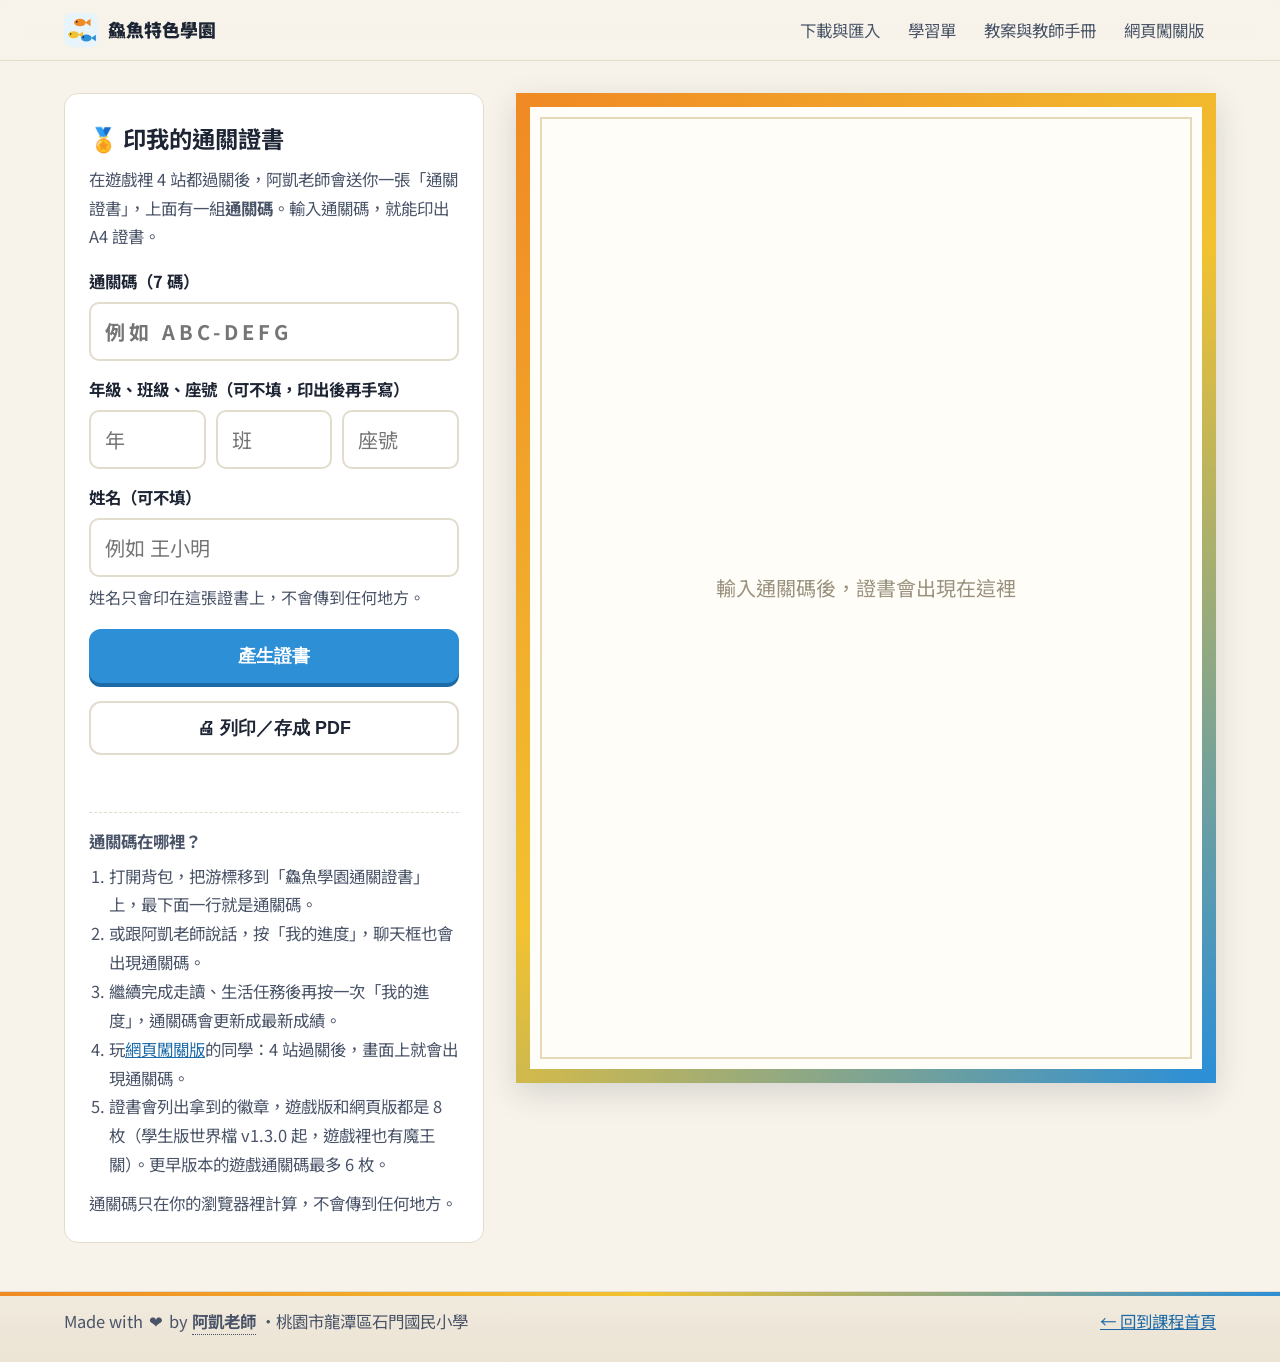
<file: certificate.html>
<!doctype html>
<html lang="zh-Hant-TW">
<head>
<meta charset="utf-8">
<meta name="viewport" content="width=device-width, initial-scale=1">
<title>通關證書｜鱻魚特色學園</title>
<meta name="description" content="輸入在 Minecraft 教育版「鱻魚特色學園」拿到的通關碼，印出自己的 A4 通關證書。">
<link rel="icon" href="assets/icon.svg" type="image/svg+xml">
<link rel="preconnect" href="https://fonts.googleapis.com">
<link rel="preconnect" href="https://fonts.gstatic.com" crossorigin>
<link href="https://fonts.googleapis.com/css2?family=Noto+Sans+TC:wght@400;700;900&family=Noto+Serif+TC:wght@700;900&display=swap" rel="stylesheet">
<link rel="stylesheet" href="style.css?v=1.3.0">
<style>
  .cert-page { display: grid; grid-template-columns: minmax(300px, 420px) 1fr; gap: 32px; align-items: start; padding-top: 32px; padding-bottom: 48px; }
  .cert-form { background: var(--paper); border: 1px solid var(--line); border-radius: var(--radius); padding: 24px; position: sticky; top: 84px; }
  .cert-form h1 { font-size: var(--fs-lg); margin: 0 0 6px; }
  .cert-form p { color: var(--ink-soft); font-size: var(--fs-sm); margin: 0 0 16px; }
  .cert-form label { display: block; font-weight: 700; margin: 14px 0 6px; font-size: var(--fs-sm); }
  .cert-form input { width: 100%; font: inherit; font-size: var(--fs-md); padding: 10px 14px; border: 2px solid var(--line); border-radius: 10px; min-height: 48px; background: #fff; }
  .cert-form input:focus { outline: none; border-color: var(--water); }
  #code { letter-spacing: .2em; text-transform: uppercase; font-weight: 700; }
  .who-row { display: grid; grid-template-columns: repeat(3, 1fr); gap: 10px; }
  .cert-form .btn { width: 100%; justify-content: center; margin-top: 18px; }
  .msg { margin-top: 12px; font-size: var(--fs-sm); min-height: 1.6em; }
  .msg.err { color: #b3352a; font-weight: 700; }
  .how { margin-top: 18px; padding-top: 14px; border-top: 1px dashed var(--line); font-size: var(--fs-sm); color: var(--ink-soft); }
  .how ol { padding-left: 20px; margin: 6px 0 0; }

  /* 證書本體：A4 直式比例 */
  .cert-wrap { display: flex; justify-content: center; }
  .cert { width: min(100%, 820px); aspect-ratio: 210 / 297; background: #fffdf7; position: relative; padding: 6% 7%; box-shadow: 0 10px 30px rgba(29, 36, 51, .15);
          border: 14px solid transparent; border-image: linear-gradient(135deg, var(--fish), var(--sun), var(--water)) 1; display: flex; flex-direction: column; }
  .cert::before { content: ""; position: absolute; inset: 10px; border: 2px solid #e7d9b8; pointer-events: none; }
  .cert .top { display: flex; align-items: center; justify-content: center; gap: 16px; }
  .cert .top img { width: clamp(56px, 10%, 90px); height: auto; }
  .cert .school { font-family: "Noto Serif TC", serif; font-size: clamp(1rem, 2.2vw, 1.5rem); font-weight: 900; color: var(--ink); }
  .cert h2 { font-family: "Noto Serif TC", serif; text-align: center; font-size: clamp(1.8rem, 5vw, 3.2rem); margin: 4% 0 1%; letter-spacing: .12em; color: #8a5a12; }
  .cert .sub2 { text-align: center; color: var(--ink-soft); font-size: clamp(.85rem, 1.6vw, 1.05rem); margin: 0 0 4%; }
  .cert .name { text-align: center; font-size: clamp(1rem, 2.4vw, 1.5rem); margin: 0 0 3%; }
  .cert .name b { display: inline-block; min-width: 3em; border-bottom: 2px solid var(--ink); text-align: center; }
  .cert .lead2 { font-size: clamp(.9rem, 1.9vw, 1.15rem); margin: 0 0 2%; }
  .cert table { width: 100%; border-collapse: collapse; font-size: clamp(.85rem, 1.8vw, 1.1rem); }
  .cert td { padding: 1.1% 2%; border-bottom: 1px dashed #e2d6bd; }
  .cert td:last-child { text-align: right; font-weight: 700; white-space: nowrap; }
  .cert .ok { color: #2f7d32; } .cert .no { color: #a0a0a0; }
  /* 徽章那一列放大（2026-11-23 老師要求）：圖示大、後面的枚數小一點 */
  .cert td:first-child { white-space: nowrap; }   /* 左邊項目名稱不換行，徽章那格再長也不會擠到它 */
  .cert tr.bdg-row td { padding-top: 2%; padding-bottom: 2%; vertical-align: middle; }
  .cert tr.bdg-row td:first-child { font-weight: 700; white-space: nowrap; }
  .cert tr.bdg-row td:last-child { white-space: normal; }
  .cert .bdg-ic { font-size: 1.9em; letter-spacing: .04em; line-height: 1.2; vertical-align: middle; white-space: nowrap; }
  .cert .bdg-n { display: block; font-size: .78em; color: var(--ink-soft); margin-top: 2px; }
  .cert .bdg-n .nm { white-space: nowrap; }   /* 徽章名稱不要從中間斷開 */
  @media screen and (max-width: 640px) { .cert .bdg-ic { font-size: 1.3em; white-space: normal; } .cert td:first-child { white-space: normal; } }
  .cert .foot { margin-top: auto; display: flex; justify-content: space-between; align-items: flex-end; gap: 12px; font-size: clamp(.8rem, 1.6vw, 1rem); }
  .cert .sign { text-align: right; }
  .cert .sign strong { font-family: "Noto Serif TC", serif; font-size: clamp(1rem, 2.2vw, 1.4rem); }
  .cert .code { color: #8a8a8a; font-size: clamp(.7rem, 1.3vw, .85rem); }
  .cert.empty { display: grid; place-items: center; color: #9a917e; text-align: center; font-size: var(--fs-md); }
  @media (max-width: 900px) { .cert-page { grid-template-columns: 1fr; } .cert-form { position: static; } }
  @media print {
    @page { size: A4; margin: 0; }
    html, body { background: #fff; }
    .topbar, .cert-form, .site-footer, .legal { display: none !important; }
    .cert-page { display: block; padding: 0; max-width: none; }
    .cert { width: 210mm; height: 297mm; aspect-ratio: auto; box-shadow: none; padding: 18mm 20mm; }
    .cert table { font-size: 13pt; } .cert h2 { font-size: 34pt; } .cert .school { font-size: 16pt; }
    .cert .bdg-ic { font-size: 23pt; } .cert .bdg-n { font-size: 10pt; }
    .cert .name { font-size: 16pt; } .cert .lead2 { font-size: 13pt; } .cert .foot { font-size: 12pt; }
    * { -webkit-print-color-adjust: exact; print-color-adjust: exact; }
  }
</style>
</head>
<body>
<header class="topbar">
  <div class="wrap">
    <a class="brand" href="index.html"><img src="assets/icon.svg" alt="">鱻魚特色學園</a>
    <nav class="topnav" aria-label="頁面導覽">
      <a href="index.html#download">下載與匯入</a>
      <a href="sheets.html">學習單</a>
      <a href="lesson.html">教案與教師手冊</a>
      <a href="quest.html">網頁闖關版</a>
    </nav>
  </div>
</header>

<main class="wrap cert-page">
  <form class="cert-form" id="form" autocomplete="off">
    <h1>🏅 印我的通關證書</h1>
    <p>在遊戲裡 4 站都過關後，阿凱老師會送你一張「通關證書」，上面有一組<strong>通關碼</strong>。輸入通關碼，就能印出 A4 證書。</p>
    <label for="code">通關碼（7 碼）</label>
    <input id="code" inputmode="text" maxlength="9" placeholder="例如 ABC-DEFG" required>
    <label>年級、班級、座號（可不填，印出後再手寫）</label>
    <div class="who-row">
      <input id="grade" inputmode="numeric" maxlength="2" placeholder="年">
      <input id="cls" inputmode="numeric" maxlength="3" placeholder="班">
      <input id="seat" inputmode="numeric" maxlength="3" placeholder="座號">
    </div>
    <label for="nm">姓名（可不填）</label>
    <input id="nm" maxlength="12" autocomplete="off" placeholder="例如 王小明">
    <p style="margin:6px 0 0;font-size:var(--fs-xs)">姓名只會印在這張證書上，不會傳到任何地方。</p>
    <button class="btn btn-main" type="submit">產生證書</button>
    <button class="btn btn-ghost" type="button" id="print" disabled>🖨 列印／存成 PDF</button>
    <div class="msg" id="msg" role="status"></div>
    <div class="how">
      <strong>通關碼在哪裡？</strong>
      <ol>
        <li>打開背包，把游標移到「鱻魚學園通關證書」上，最下面一行就是通關碼。</li>
        <li>或跟阿凱老師說話，按「我的進度」，聊天框也會出現通關碼。</li>
        <li>繼續完成走讀、生活任務後再按一次「我的進度」，通關碼會更新成最新成績。</li>
        <li>玩<a href="quest.html">網頁闖關版</a>的同學：4 站過關後，畫面上就會出現通關碼。</li>
        <li>證書會列出拿到的徽章，遊戲版和網頁版都是 8 枚（學生版世界檔 v1.3.0 起，遊戲裡也有魔王關）。更早版本的遊戲通關碼最多 6 枚。</li>
      </ol>
      <p style="margin:10px 0 0">通關碼只在你的瀏覽器裡計算，不會傳到任何地方。</p>
    </div>
  </form>

  <div class="cert-wrap">
    <article class="cert empty" id="cert"><div>輸入通關碼後，證書會出現在這裡</div></article>
  </div>
</main>

<footer class="site-footer">
  <div class="footer-bottom">
    <p class="site-credit">Made with <span class="site-credit__heart" aria-label="愛心">❤️</span> by
      <a href="https://cagoooo.github.io/Akai/" target="_blank" rel="noopener noreferrer" class="site-credit__author">阿凱老師</a>
      <span class="footer-school"><span class="footer-dot" aria-hidden="true">・</span>桃園市龍潭區石門國民小學</span></p>
    <p><a href="index.html">← 回到課程首頁</a></p>
  </div>
</footer>

<script>
  // 解碼規則和遊戲裡的 certCode()（scripts/akai-gm.src.js）一致，改一邊要一起改另一邊
  const ABC = '23456789ABCDEFGHJKLMNPQRSTUVWXYZ';
  const FIELDS = [['stations', 5], ['landmarks', 7], ['walk', 8], ['recycle', 100], ['power', 2], ['eco', 5], ['walk100m', 100], ['solar', 2], ['ac', 2]];
  const M = 134217728n, A = 48271n, B = 9177n;
  let inv = A; for (let i = 0; i < 6; i++) inv = (inv * (2n - A * inv)) % M;   // A 的模反元素（2^27，A 為奇數）
  inv = ((inv % M) + M) % M;
  function decode(raw) {
    const s = raw.toUpperCase().replace(/[^0-9A-Z]/g, '');
    if (s.length !== 7) return null;
    const d = [...s].map((c) => ABC.indexOf(c));
    if (d.some((x) => x < 0)) return null;
    const check = d.slice(0, 6).reduce((t, x, i) => t + x * (i + 1), 0) % 32;
    if (check !== d[6]) return null;
    let n = 0n; for (const x of d.slice(0, 6)) n = n * 32n + BigInt(x);
    if (n >= M) return null;
    n = (((n - B) % M + M) % M) * inv % M;
    // 112,600,000 起 = 遊戲版第 2 版（2026-11-23，學生版世界檔 v1.3.0 起）：多記高年級站數和魔王關
    //   編碼順序和遊戲 certCode() 一致：(闖關站數,高年級站數) 15 種、景點 7、走讀 8、垃圾分類 31、關燈 2、生態 5、步行 10、太陽能 2、冷氣 2、魔王關 2
    if (n >= 112600000n) {
      let r = n - 112600000n;
      if (r >= 20832000n) return null;
      const take = (m) => { const x = Number(r % m); r /= m; return x; };
      const boss = take(2n), ac = take(2n), solar = take(2n), walk100m = take(10n), eco = take(5n), power = take(2n), recycle = take(31n), walk = take(8n), landmarks = take(7n), pair = Number(r);
      let stations = 0; while ((stations + 1) * (stations + 2) / 2 <= pair) stations++;
      const hi = pair - stations * (stations + 1) / 2;
      return { stations, hi, landmarks, walk, recycle, power, eco, walk100m, solar, ac, boss, g2: true };
    }
    // 112,100,000 起 = 網頁版第 2 版（2026-11-23）：景點、走讀、垃圾分類、關燈、太陽能、冷氣、魔王關、高年級站數
    //   編碼順序和 assets/js/xianyu-web.js 的 code() 一致，改一邊要一起改另一邊
    if (n >= 112100000n) {
      let r = n - 112100000n;
      if (r >= 448000n) return null;
      const take = (m) => { const x = Number(r % m); r /= m; return x; };
      const hi = take(5n), boss = take(2n), ac = take(2n), solar = take(2n), power = take(2n), recycle = take(100n), walk = take(8n), landmarks = Number(r);
      if (landmarks > 6) return null;
      return { stations: 4, landmarks, walk, recycle, power, solar, ac, boss, hi, eco: 0, walk100m: 0, web: true, v2: true };
    }
    // 112,000,000 以上 = 網頁闖關版第 1 版的碼（4 站已過關；只記景點數×8＋走讀數）
    if (n >= 112000000n) {
      const r = n - 112000000n;
      if (r >= 56n) return null;
      return { stations: 4, landmarks: Number(r / 8n), walk: Number(r % 8n), recycle: 0, power: 0, eco: 0, walk100m: 0, solar: 0, ac: 0, web: true };
    }
    const out = {};
    for (const [k, r] of [...FIELDS].reverse()) { out[k] = Number(n % BigInt(r)); n /= BigInt(r); }
    return n === 0n ? out : null;
  }
  // 徽章規則和 assets/js/xianyu-web.js 的 BADGES 一致
  // 第 4 欄 true＝第 1 版遊戲通關碼也算得出來（第 1 版遊戲碼沒有記高年級站數和魔王關；第 2 版遊戲碼 g2 八枚都算得出來）
  const BADGES = [
    ['🏅', '愛水小尖兵', (v) => v.stations >= 4, true], ['🎓', '高年級挑戰者', (v) => v.hi >= 4, false],
    ['🧭', '石門小導遊', (v) => v.landmarks >= 6, true], ['🌊', '走讀達人', (v) => v.walk >= 7, true],
    ['♻️', '分類高手', (v) => v.recycle >= 10, true], ['💡', '節電小尖兵', (v) => v.power && v.ac, true],
    ['☀️', '綠能小博士', (v) => v.solar, true], ['🛡️', '水庫守護者', (v) => v.boss, false],
  ];
  const badgeLine = (v) => {
    const pool = v.web || v.g2 ? BADGES : BADGES.filter((b) => b[3]);
    const got = pool.filter((b) => b[2](v));
    return `<span class="bdg-ic">${got.length ? got.map((b) => b[0]).join(' ') : '－'}</span><span class="bdg-n">${got.map((b) => `<span class="nm">${b[1]}</span>`).join('、') || '還沒有徽章'}（${got.length}/${pool.length}${v.web || v.g2 ? '' : '，舊版遊戲通關碼'}）</span>`;
  };
  const $ = (id) => document.getElementById(id);
  const esc = (s) => String(s).replace(/[&<>"]/g, (c) => ({ '&': '&amp;', '<': '&lt;', '>': '&gt;', '"': '&quot;' }[c]));
  const mark = (b) => b ? '<span class="ok">✔ 完成</span>' : '<span class="no">－</span>';
  function render(v, code) {
    const today = new Date();
    const roc = `中華民國 ${today.getFullYear() - 1911} 年 ${today.getMonth() + 1} 月 ${today.getDate()} 日`;
    const blank = (x) => x ? esc(x) : '&nbsp;&nbsp;&nbsp;';
    $('cert').className = 'cert';
    $('cert').innerHTML = `
      <div class="top"><img src="assets/school-logo.png" alt="石門國小校徽"><span class="school">桃園市龍潭區石門國民小學</span></div>
      <h2>通關證書</h2>
      <p class="sub2">${v.web ? '鱻魚特色學園・網頁闖關版' : 'Minecraft 教育版・鱻魚特色學園'}</p>
      <p class="name"><b>${blank($('grade').value)}</b> 年 <b>${blank($('cls').value)}</b> 班 <b>${blank($('seat').value)}</b> 號</p>
      ${$('nm').value.trim() ? `<p class="name">姓名 <b>${esc($('nm').value.trim())}</b></p>` : ''}
      <p class="lead2">${v.web ? '在「鱻魚特色學園」網頁版（闖關、360° 導覽、生活減碳、魔王關）中，完成了以下挑戰：' : '在「鱻魚特色學園」課程世界中，完成了以下挑戰：'}</p>
      <table>
        <tr><td>鱻魚學園 4 站闖關</td><td>${v.stations} / 4 站${v.hi ? `（高年級挑戰 ${v.hi} 站）` : ''}</td></tr>
        <tr><td>石門地圖景點${v.web ? '導覽' : '打卡'}</td><td>${v.landmarks} / 6 個</td></tr>
        <tr><td>環境教育走讀</td><td>${v.walk} / 7 站</td></tr>
        ${v.v2 ? `
        <tr><td>垃圾分類</td><td>${v.recycle >= 99 ? '99 件以上' : v.recycle + ' 件'}</td></tr>
        <tr><td>隨手關燈</td><td>${mark(v.power)}</td></tr>
        <tr><td>冷氣調到 26～28 度</td><td>${mark(v.ac)}</td></tr>
        <tr><td>太陽能小站</td><td>${mark(v.solar)}</td></tr>
        <tr><td>魔王關・水庫守護者</td><td>${mark(v.boss)}</td></tr>
        <tr class="bdg-row"><td>獲得徽章</td><td>${badgeLine(v)}</td></tr>` : ''}
        ${v.web ? '' : `
        <tr><td>垃圾分類</td><td>${v.g2 && v.recycle >= 30 ? '30 件以上' : v.recycle >= 99 ? '99 件以上' : v.recycle + ' 件'}</td></tr>
        <tr><td>隨手關燈</td><td>${mark(v.power)}</td></tr>
        <tr><td>冷氣調到 26～28 度</td><td>${mark(v.ac)}</td></tr>
        <tr><td>太陽能小站</td><td>${mark(v.solar)}</td></tr>
        <tr><td>生態觀察家</td><td>${v.eco} / 4 種生物</td></tr>
        <tr><td>綠色交通（步行）</td><td>${v.g2 && v.walk100m >= 9 ? '900 公尺以上' : `約 ${(v.walk100m * 100).toLocaleString()} 公尺`}</td></tr>
        ${v.g2 ? `<tr><td>魔王關・水庫守護者</td><td>${mark(v.boss)}</td></tr>` : ''}
        <tr class="bdg-row"><td>獲得徽章</td><td>${badgeLine(v)}</td></tr>`}
      </table>
      <div class="foot">
        <div><div>${roc}</div><div class="code">通關碼 ${esc(code)}</div></div>
        <div class="sign">頒發<br><strong>關主 阿凱老師</strong></div>
      </div>`;
    $('print').disabled = false;
  }
  $('code').addEventListener('input', (e) => {
    const s = e.target.value.toUpperCase().replace(/[^0-9A-Z]/g, '').slice(0, 7);
    e.target.value = s.length > 3 ? `${s.slice(0, 3)}-${s.slice(3)}` : s;
  });
  $('form').addEventListener('submit', (e) => {
    e.preventDefault();
    const v = decode($('code').value);
    if (!v) { $('msg').className = 'msg err'; $('msg').textContent = '通關碼不正確，請再對一次（共 7 碼，不會有 0、1、I、O）'; return; }
    $('msg').className = 'msg'; $('msg').textContent = '證書做好了！可以按「列印／存成 PDF」。';
    render(v, $('code').value);
    if (innerWidth < 900) $('cert').scrollIntoView({ behavior: 'smooth', block: 'start' });
  });
  $('print').addEventListener('click', () => window.print());
  // 從網頁闖關版按「印證書」過來時，網址會帶 ?code=，直接幫忙填好並產生
  // 網頁版登記過年班座號（xianyu-record.js），就先幫忙填好；測試用的 0 年不填
  try {
    const who = JSON.parse(localStorage.getItem('xianyu-web-student') || 'null');
    if (who && !who.skip && who.grade > 0) { $('grade').value = who.grade; $('cls').value = who.cls; $('seat').value = who.seat; }
  } catch (e) { /* 私密視窗：不預填 */ }
  const qc = new URLSearchParams(location.search).get('code');
  if (qc) { $('code').value = qc.toUpperCase().slice(0, 9); $('form').requestSubmit ? $('form').requestSubmit() : $('form').dispatchEvent(new Event('submit')); }
</script>
</body>
</html>
</file>
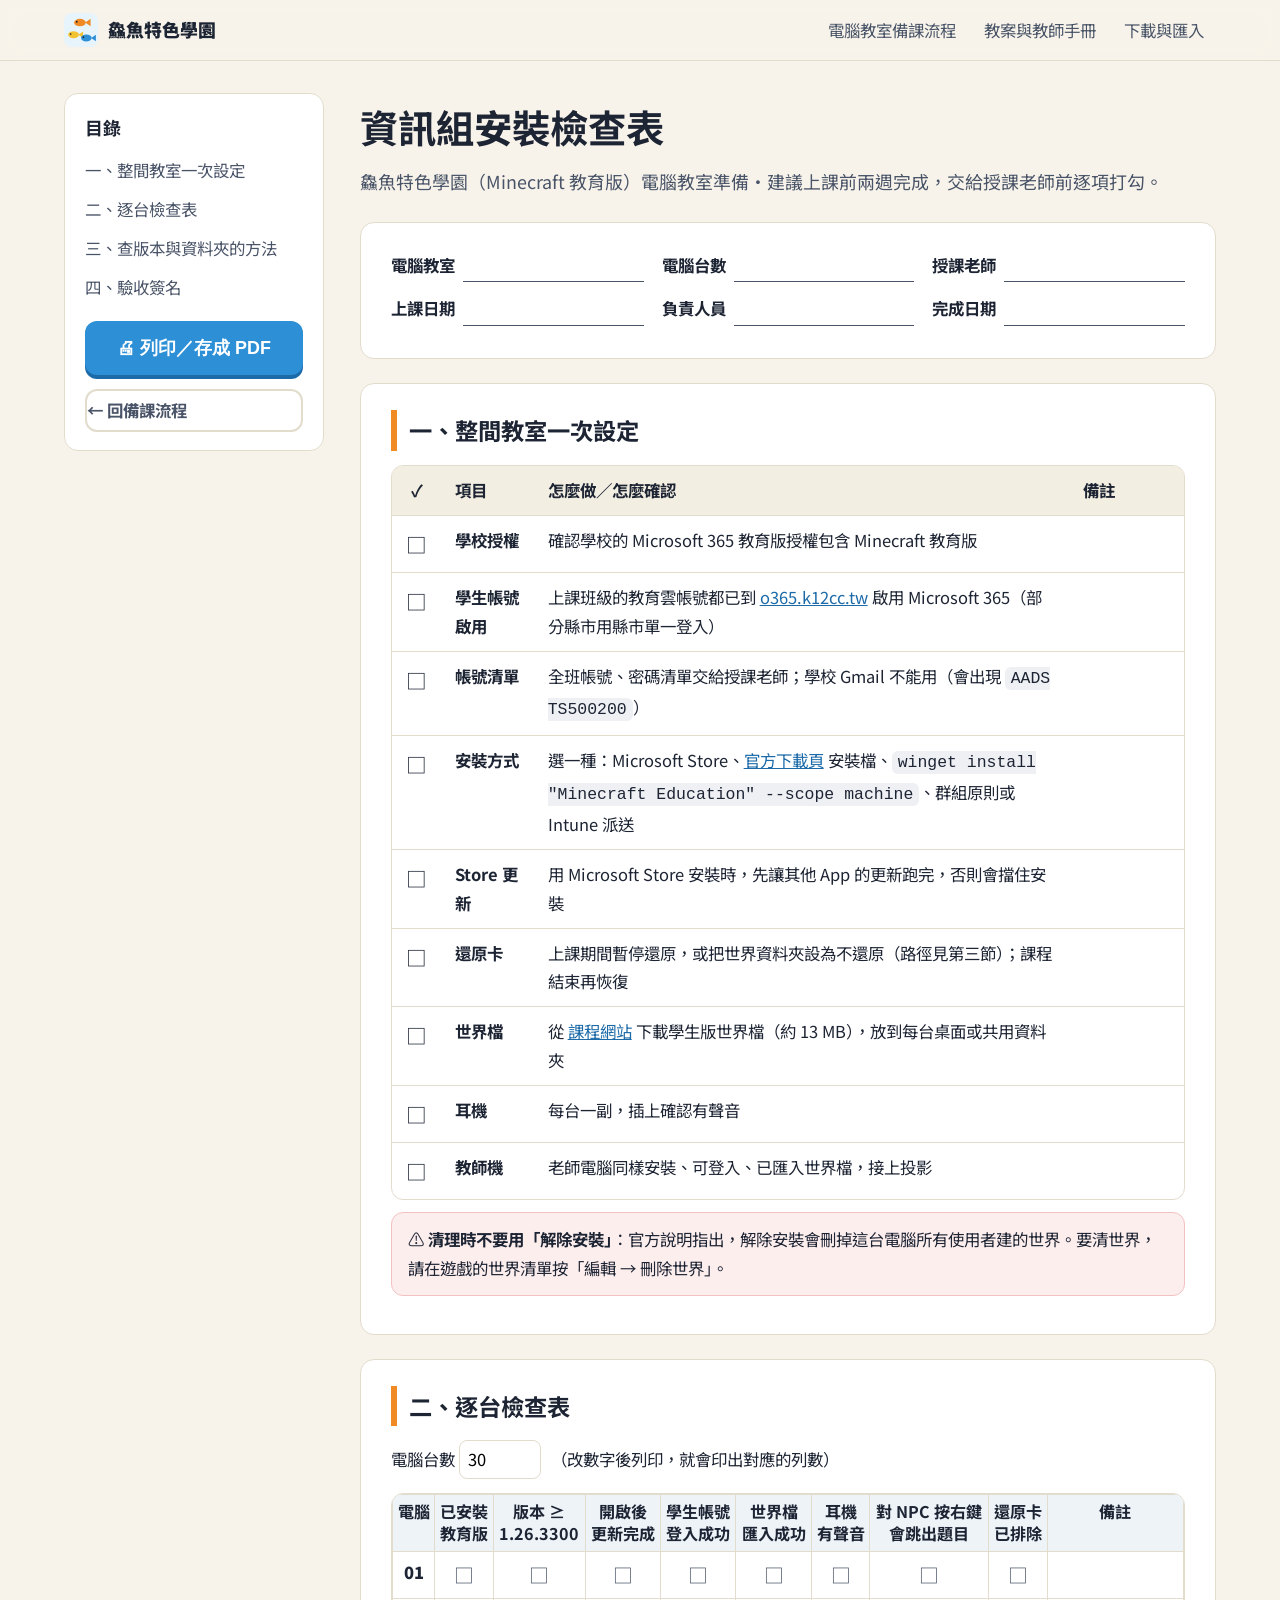
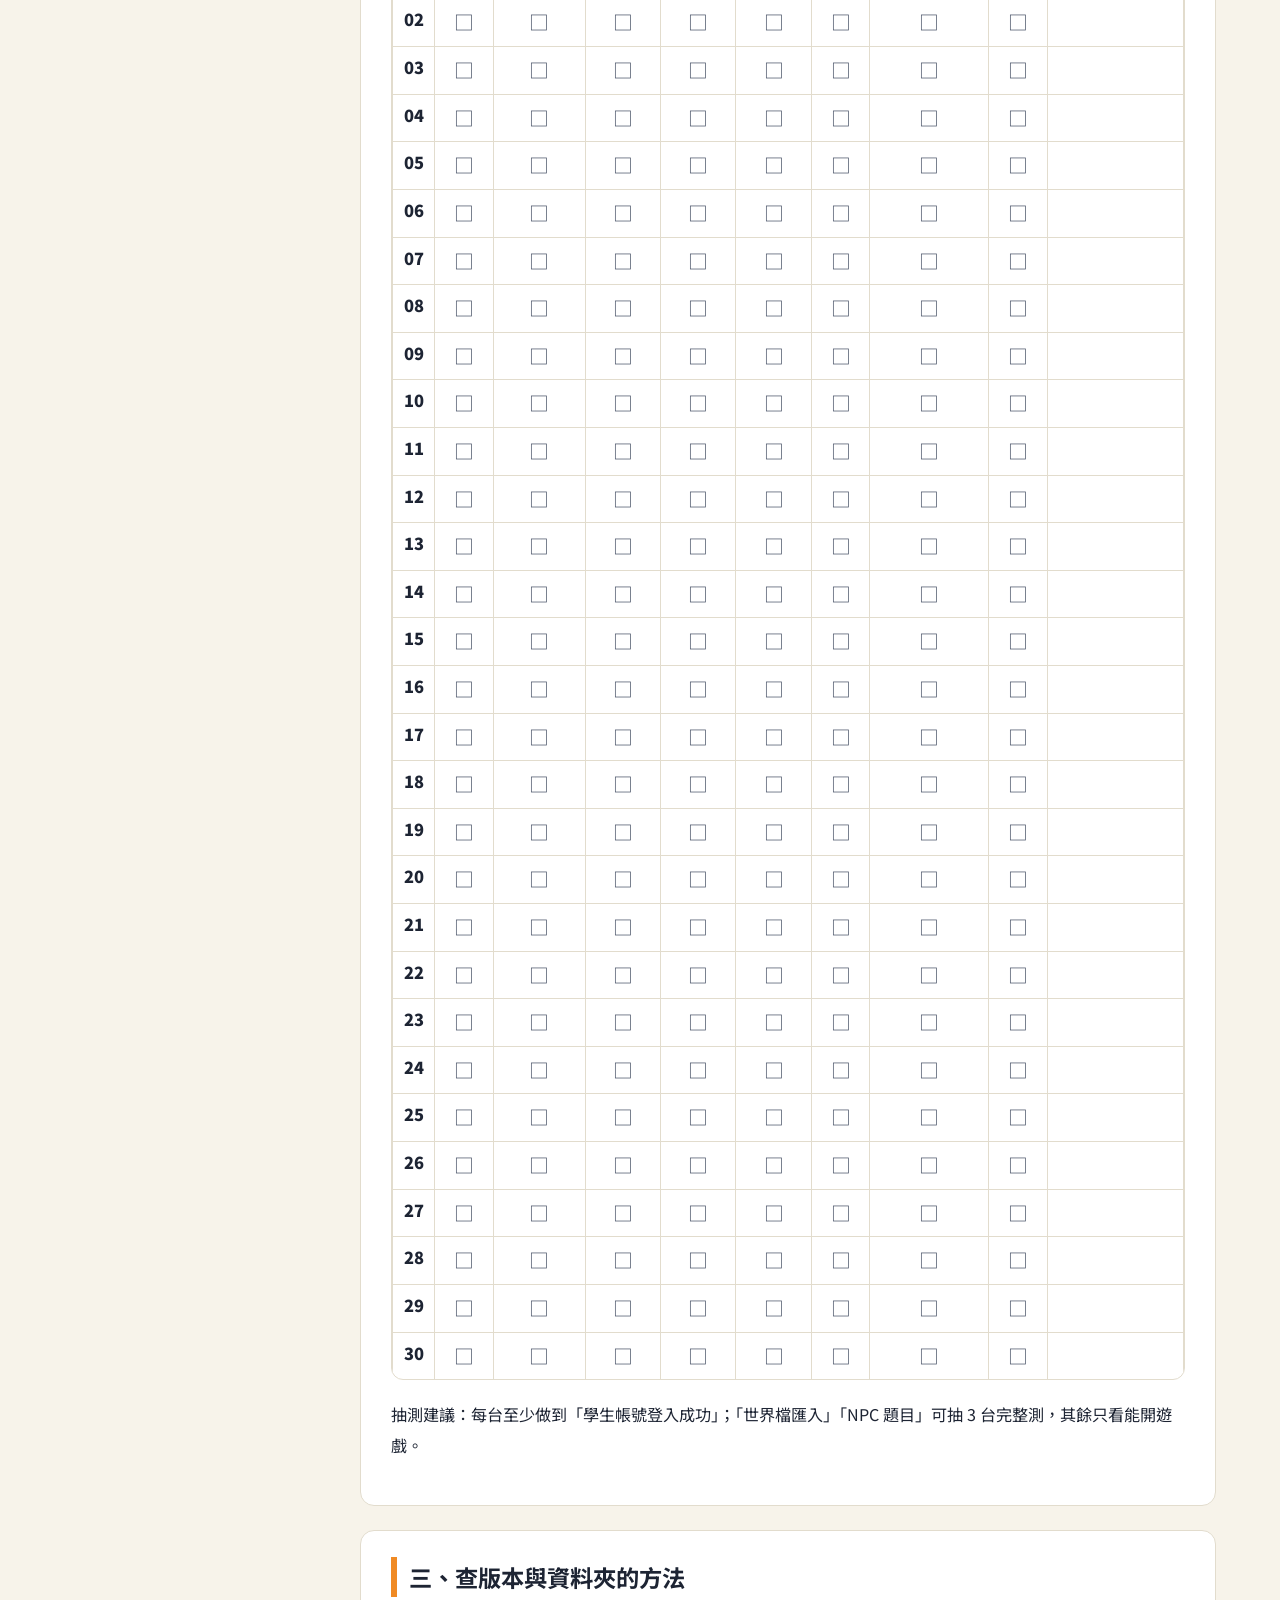
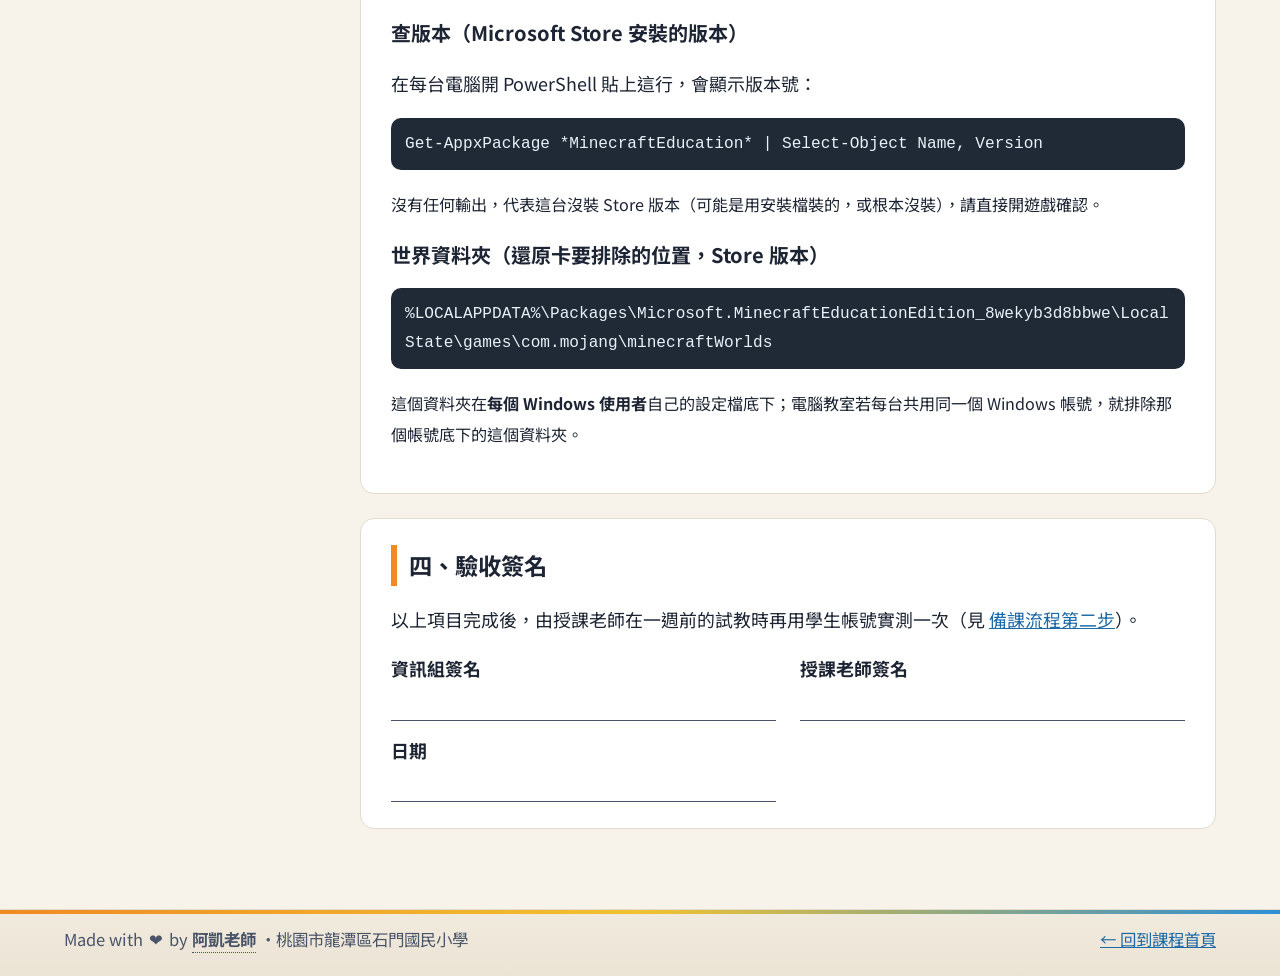
<file: lab-checklist.html>
<!doctype html>
<html lang="zh-Hant-TW">
<head>
<meta charset="utf-8">
<meta name="viewport" content="width=device-width, initial-scale=1">
<title>資訊組安裝檢查表｜鱻魚特色學園</title>
<meta name="description" content="鱻魚特色學園 Minecraft 教育版課程：給學校資訊組的電腦教室安裝檢查表，含整間教室設定、逐台檢查表、版本與還原卡排除路徑、驗收簽名，可直接列印。">
<link rel="icon" href="assets/icon.svg" type="image/svg+xml">
<link rel="preconnect" href="https://fonts.googleapis.com">
<link rel="preconnect" href="https://fonts.gstatic.com" crossorigin>
<link href="https://fonts.googleapis.com/css2?family=Noto+Sans+TC:wght@400;700;900&display=swap" rel="stylesheet">
<link rel="stylesheet" href="style.css?v=1.3.0">
<style>
  .doc { display: grid; grid-template-columns: 260px 1fr; gap: 36px; align-items: start; padding-top: 32px; padding-bottom: 56px; }
  .toc { position: sticky; top: 84px; background: var(--paper); border: 1px solid var(--line); border-radius: var(--radius); padding: 18px 20px; }
  .toc strong { display: block; margin-bottom: 8px; }
  .toc a { display: block; padding: 5px 0; text-decoration: none; color: var(--ink-soft); font-size: var(--fs-sm); }
  .toc a:hover { color: var(--water-deep); }
  .toc .btn { width: 100%; justify-content: center; margin-top: 14px; }
  .doc-body h1 { font-size: clamp(1.8rem, 3vw, 2.6rem); margin: 0 0 6px; }
  .doc-body > p.sub { color: var(--ink-soft); margin: 0 0 24px; }
  .sec { background: var(--paper); border: 1px solid var(--line); border-radius: var(--radius); padding: 26px 30px; margin-bottom: 24px; break-inside: avoid-page; }
  .sec h2 { font-size: var(--fs-lg); margin: 0 0 14px; padding-left: 12px; border-left: 6px solid var(--fish); }
  .sec h3 { font-size: var(--fs-md); margin: 18px 0 8px; }
  .meta { display: grid; grid-template-columns: repeat(auto-fill, minmax(220px, 1fr)); gap: 12px; }
  .meta div { background: #faf6ec; border-radius: 10px; padding: 10px 14px; }
  .meta b { display: block; font-size: var(--fs-sm); color: var(--ink-soft); font-weight: 700; }
  .lesson-table th { width: 7.5em; }
  .lesson-table td:first-child { white-space: nowrap; font-weight: 700; }
  .check li { list-style: none; position: relative; padding-left: 1.6em; margin-bottom: 6px; }
  .check li::before { content: "□"; position: absolute; left: 0; }
  .two { display: grid; grid-template-columns: repeat(auto-fill, minmax(min(100%, 320px), 1fr)); gap: 18px; }
  .doc small { font-size: .9em; }
  .pill { display: inline-block; background: #eef3f8; color: var(--water-deep); border-radius: 999px; padding: 1px 10px; font-size: var(--fs-xs); font-weight: 700; margin-right: 6px; }
  @media (max-width: 900px) { .doc { grid-template-columns: 1fr; } .toc { position: static; } .sec { padding: 20px 18px; } }
  @media print {
    html { font-size: 14px; }
    .topbar, .toc, .site-footer, .legal { display: none !important; }
    .doc { display: block; padding: 0; max-width: none; }
    .sec { border: 0; padding: 0 0 8px; margin-bottom: 14px; }
    .sec h2 { break-after: avoid; }
    @page { size: A4; margin: 14mm; }
  }
  .phase { display:inline-block; background: var(--water); color:#fff; border-radius:8px; padding:2px 12px; font-size: var(--fs-sm); font-weight:900; margin-right:8px; }
  .who { display:inline-block; background:#fff7df; border:1px solid #f0dd9b; border-radius:999px; padding:1px 12px; font-size: var(--fs-xs); font-weight:700; color:#7a5a00; vertical-align: middle; }
  .steps { counter-reset: st; padding-left:0; }
  .steps > li { list-style:none; position:relative; padding:0 0 12px 2.6em; }
  .steps > li::before { counter-increment: st; content: counter(st); position:absolute; left:0; top:.1em; width:1.9em; height:1.9em; border-radius:50%; background: var(--fish); color:#fff; font-weight:900; display:grid; place-items:center; font-size:.92em; }
  .steps .check { padding-left: 0; margin-top: 8px; }
  .warn { background:#fdeeee; border:1px solid #f2c2c2; border-radius:12px; padding:12px 16px; font-size: var(--fs-sm); margin:12px 0; }
  .keys { display:grid; grid-template-columns: repeat(auto-fill, minmax(min(100%, 230px), 1fr)); gap:10px; }
  .keys div { background:#faf6ec; border-radius:10px; padding:10px 14px; }
  kbd { display:inline-block; min-width:1.8em; text-align:center; background:#fff; border:1px solid var(--line); border-bottom-width:3px; border-radius:6px; padding:0 6px; font: 700 .92em/1.6 system-ui, sans-serif; margin-right:4px; }
  .card-print { border:3px dashed var(--line); }
  @media print { .card-print { break-before: page; border:2px solid #999; padding: 16px; } .warn, .keys div, .phase, .steps > li::before { -webkit-print-color-adjust: exact; print-color-adjust: exact; } }
  .ck-meta { display:grid; grid-template-columns: repeat(auto-fill, minmax(min(100%, 240px), 1fr)); gap:10px 18px; margin: 0 0 6px; }
  .ck-meta label { display:flex; gap:8px; align-items:baseline; font-weight:700; font-size: var(--fs-sm); }
  .ck-meta input { flex:1; min-width:0; border:0; border-bottom:1.5px solid var(--ink-soft); background:transparent; font: inherit; font-weight:400; padding:2px 4px; }
  .one th:first-child, .one td:first-child { width: 2.4em; text-align:center; }
  .one td:last-child { width: 7em; }
  .box::before { content:"□"; font-size:1.25em; }
  .pcs { width:100%; border-collapse: collapse; font-size: var(--fs-sm); }
  .pcs th, .pcs td { border:1px solid var(--line); padding:6px 4px; text-align:center; }
  .pcs th { background:#eef3f8; font-size: var(--fs-xs); line-height:1.35; }
  .pcs td:first-child { font-weight:900; }
  .pcs td:last-child { min-width: 8em; }
  .pcs td.b::before { content:"□"; font-size:1.2em; color: var(--ink-soft); }
  .tools { display:flex; flex-wrap:wrap; gap:10px; align-items:center; margin:0 0 14px; font-size: var(--fs-sm); }
  .tools input { width: 5em; font: inherit; padding:4px 8px; border:1px solid var(--line); border-radius:8px; }
  pre.cmd { background:#1f2a36; color:#e8f1f8; border-radius:10px; padding:12px 14px; overflow-x:auto; font-size: var(--fs-xs); white-space: pre-wrap; word-break: break-all; }
  .sign { display:grid; grid-template-columns: repeat(auto-fill, minmax(min(100%, 260px), 1fr)); gap:14px 24px; margin-top:16px; font-weight:700; }
  .sign span { display:block; border-bottom:1.5px solid var(--ink-soft); height:2em; }
  @media print {
    @page { size: A4; margin: 12mm; }
    .tools { display:none; }
    .pcs-sec { break-before: page; }
    .pcs th, .pcs td { padding:4px 3px; }
    .pcs th { -webkit-print-color-adjust: exact; print-color-adjust: exact; }
    pre.cmd { background:#fff; color:#000; border:1px solid #999; }
  }
</style>
</head>
<body>
<header class="topbar">
  <div class="wrap">
    <a class="brand" href="index.html"><img src="assets/icon.svg" alt="">鱻魚特色學園</a>
    <nav class="topnav" aria-label="頁面導覽">
      <a href="lab.html">電腦教室備課流程</a>
      <a href="lesson.html">教案與教師手冊</a>
      <a href="index.html#download">下載與匯入</a>
    </nav>
  </div>
</header>

<main class="wrap doc">
  <aside class="toc" aria-label="目錄">
    <strong>目錄</strong>
    <a href="#a">一、整間教室一次設定</a>
    <a href="#b">二、逐台檢查表</a>
    <a href="#c">三、查版本與資料夾的方法</a>
    <a href="#d">四、驗收簽名</a>
    <button class="btn btn-main" type="button" onclick="window.print()">🖨 列印／存成 PDF</button>
    <a class="btn btn-ghost" href="lab.html">← 回備課流程</a>
  </aside>

  <article class="doc-body">
    <h1>資訊組安裝檢查表</h1>
    <p class="sub">鱻魚特色學園（Minecraft 教育版）電腦教室準備・建議上課前兩週完成，交給授課老師前逐項打勾。</p>

    <section class="sec">
      <div class="ck-meta">
        <label>電腦教室 <input aria-label="電腦教室"></label>
        <label>電腦台數 <input aria-label="電腦台數"></label>
        <label>授課老師 <input aria-label="授課老師"></label>
        <label>上課日期 <input aria-label="上課日期"></label>
        <label>負責人員 <input aria-label="負責人員"></label>
        <label>完成日期 <input aria-label="完成日期"></label>
      </div>
    </section>

    <section class="sec" id="a">
      <h2>一、整間教室一次設定</h2>
      <div class="table-scroll"><table class="one">
        <thead><tr><th>✓</th><th>項目</th><th>怎麼做／怎麼確認</th><th>備註</th></tr></thead>
        <tbody>
          <tr><td class="box"></td><td><strong>學校授權</strong></td><td>確認學校的 Microsoft 365 教育版授權包含 Minecraft 教育版</td><td></td></tr>
          <tr><td class="box"></td><td><strong>學生帳號啟用</strong></td><td>上課班級的教育雲帳號都已到 <a href="https://o365.k12cc.tw/" target="_blank" rel="noopener noreferrer">o365.k12cc.tw</a> 啟用 Microsoft 365（部分縣市用縣市單一登入）</td><td></td></tr>
          <tr><td class="box"></td><td><strong>帳號清單</strong></td><td>全班帳號、密碼清單交給授課老師；學校 Gmail 不能用（會出現 <code>AADSTS500200</code>）</td><td></td></tr>
          <tr><td class="box"></td><td><strong>安裝方式</strong></td><td>選一種：Microsoft Store、<a href="https://education.minecraft.net/get-started/download" target="_blank" rel="noopener noreferrer">官方下載頁</a> 安裝檔、<code>winget install "Minecraft Education" --scope machine</code>、群組原則或 Intune 派送</td><td></td></tr>
          <tr><td class="box"></td><td><strong>Store 更新</strong></td><td>用 Microsoft Store 安裝時，先讓其他 App 的更新跑完，否則會擋住安裝</td><td></td></tr>
          <tr><td class="box"></td><td><strong>還原卡</strong></td><td>上課期間暫停還原，或把世界資料夾設為不還原（路徑見第三節）；課程結束再恢復</td><td></td></tr>
          <tr><td class="box"></td><td><strong>世界檔</strong></td><td>從 <a href="index.html#download">課程網站</a> 下載學生版世界檔（約 13 MB），放到每台桌面或共用資料夾</td><td></td></tr>
          <tr><td class="box"></td><td><strong>耳機</strong></td><td>每台一副，插上確認有聲音</td><td></td></tr>
          <tr><td class="box"></td><td><strong>教師機</strong></td><td>老師電腦同樣安裝、可登入、已匯入世界檔，接上投影</td><td></td></tr>
        </tbody>
      </table></div>
      <p class="warn">⚠️ <strong>清理時不要用「解除安裝」</strong>：官方說明指出，解除安裝會刪掉這台電腦所有使用者建的世界。要清世界，請在遊戲的世界清單按「編輯 → 刪除世界」。</p>
    </section>

    <section class="sec pcs-sec" id="b">
      <h2>二、逐台檢查表</h2>
      <div class="tools">
        <label>電腦台數 <input id="n" type="number" min="1" max="60" value="30"></label>
        <span>（改數字後列印，就會印出對應的列數）</span>
      </div>
      <div class="table-scroll"><table class="pcs">
        <thead><tr>
          <th>電腦</th><th>已安裝<br>教育版</th><th>版本 ≥<br>1.26.3300</th><th>開啟後<br>更新完成</th><th>學生帳號<br>登入成功</th><th>世界檔<br>匯入成功</th><th>耳機<br>有聲音</th><th>對 NPC 按右鍵<br>會跳出題目</th><th>還原卡<br>已排除</th><th>備註</th>
        </tr></thead>
        <tbody id="rows"></tbody>
      </table></div>
      <p><small>抽測建議：每台至少做到「學生帳號登入成功」；「世界檔匯入」「NPC 題目」可抽 3 台完整測，其餘只看能開遊戲。</small></p>
    </section>

    <section class="sec" id="c">
      <h2>三、查版本與資料夾的方法</h2>
      <h3>查版本（Microsoft Store 安裝的版本）</h3>
      <p>在每台電腦開 PowerShell 貼上這行，會顯示版本號：</p>
      <pre class="cmd">Get-AppxPackage *MinecraftEducation* | Select-Object Name, Version</pre>
      <p><small>沒有任何輸出，代表這台沒裝 Store 版本（可能是用安裝檔裝的，或根本沒裝），請直接開遊戲確認。</small></p>
      <h3>世界資料夾（還原卡要排除的位置，Store 版本）</h3>
      <pre class="cmd">%LOCALAPPDATA%\Packages\Microsoft.MinecraftEducationEdition_8wekyb3d8bbwe\LocalState\games\com.mojang\minecraftWorlds</pre>
      <p><small>這個資料夾在<strong>每個 Windows 使用者</strong>自己的設定檔底下；電腦教室若每台共用同一個 Windows 帳號，就排除那個帳號底下的這個資料夾。</small></p>
    </section>

    <section class="sec" id="d">
      <h2>四、驗收簽名</h2>
      <p>以上項目完成後，由授課老師在一週前的試教時再用學生帳號實測一次（見 <a href="lab.html#p2">備課流程第二步</a>）。</p>
      <div class="sign">
        <div>資訊組簽名<span></span></div>
        <div>授課老師簽名<span></span></div>
        <div>日期<span></span></div>
      </div>
    </section>
  </article>
</main>
<script>
  (function () {
    var n = document.getElementById('n'), rows = document.getElementById('rows');
    function draw() {
      var k = Math.max(1, Math.min(60, parseInt(n.value, 10) || 30)), h = '';
      for (var i = 1; i <= k; i++) h += '<tr><td>' + (i < 10 ? '0' + i : i) + '</td>' + '<td class="b"></td>'.repeat(8) + '<td></td></tr>';
      rows.innerHTML = h;
    }
    n.addEventListener('input', draw); draw();
  })();
</script>

<footer class="site-footer">
  <div class="footer-bottom">
    <p class="site-credit">Made with <span class="site-credit__heart" aria-label="愛心">❤️</span> by
      <a href="https://cagoooo.github.io/Akai/" target="_blank" rel="noopener noreferrer" class="site-credit__author">阿凱老師</a>
      <span class="footer-school"><span class="footer-dot" aria-hidden="true">・</span>桃園市龍潭區石門國民小學</span></p>
    <p><a href="index.html">← 回到課程首頁</a></p>
  </div>
</footer>
</body>
</html>
</file>
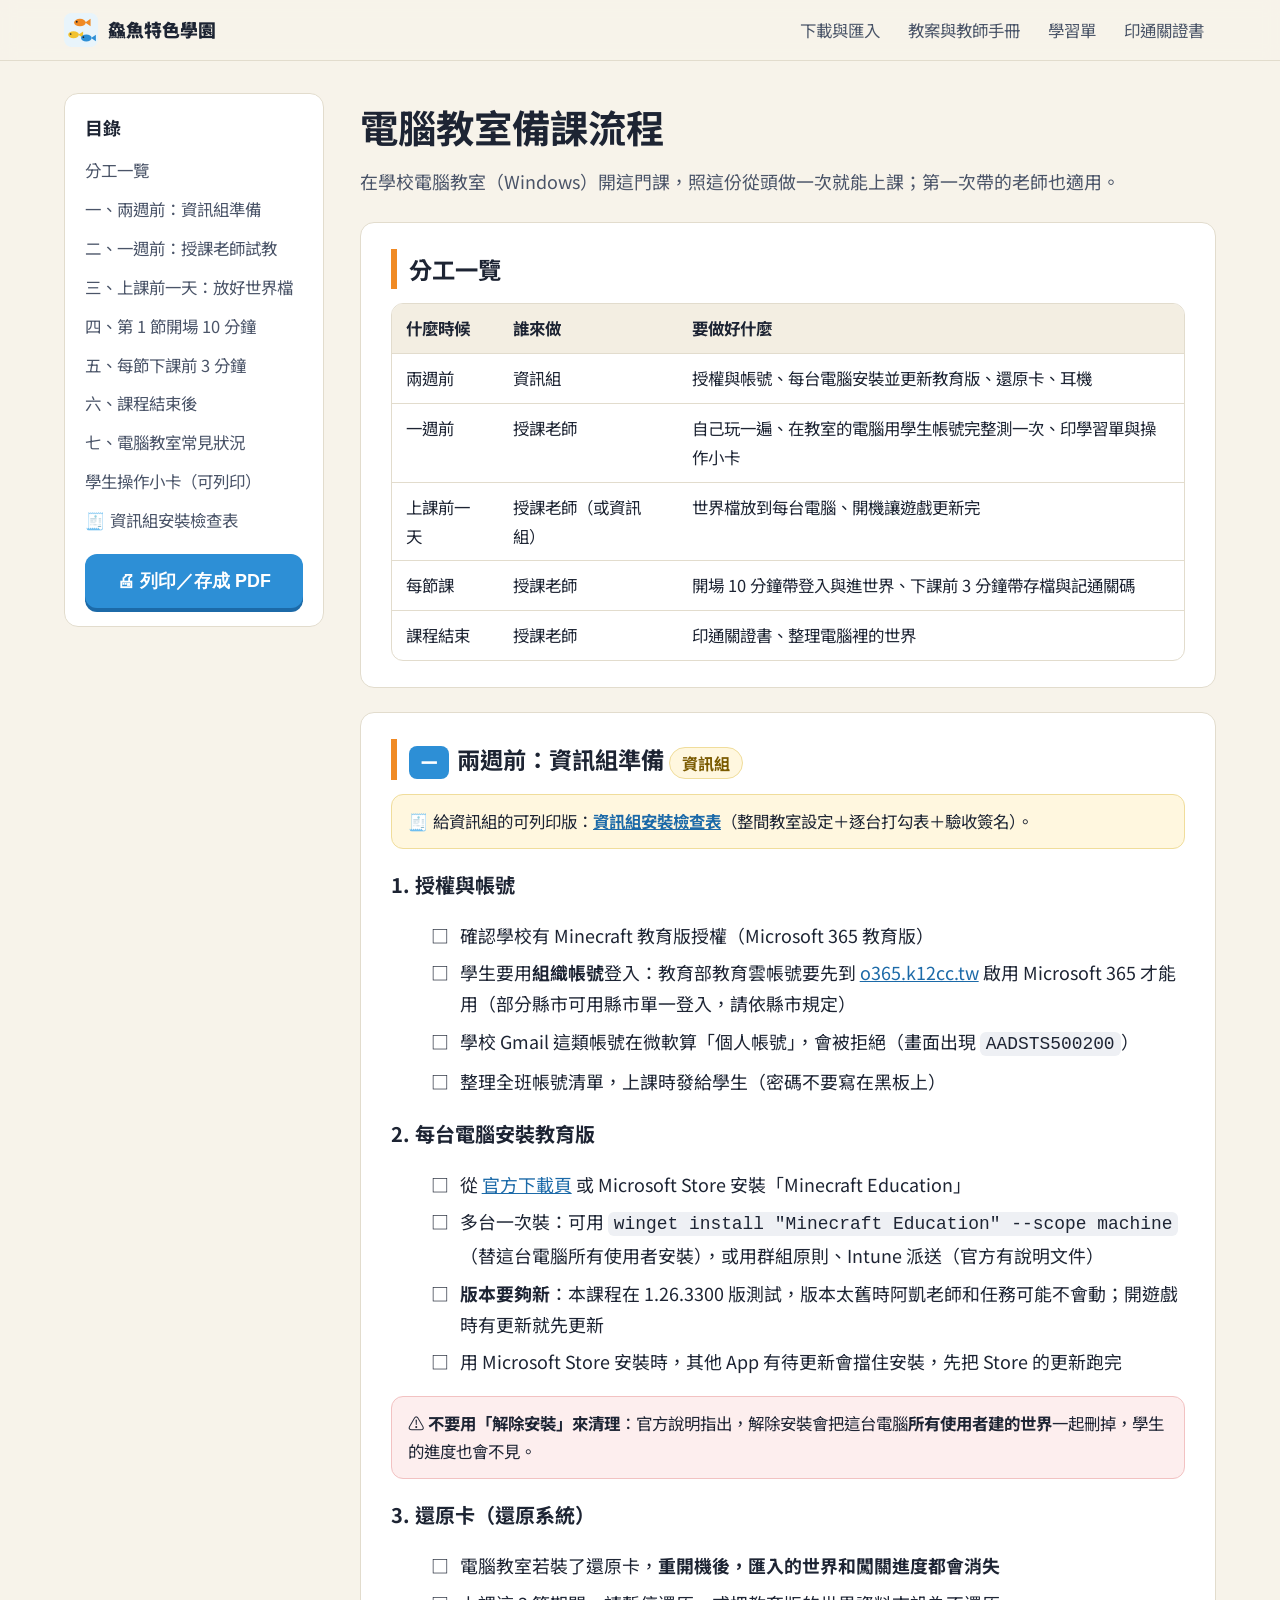
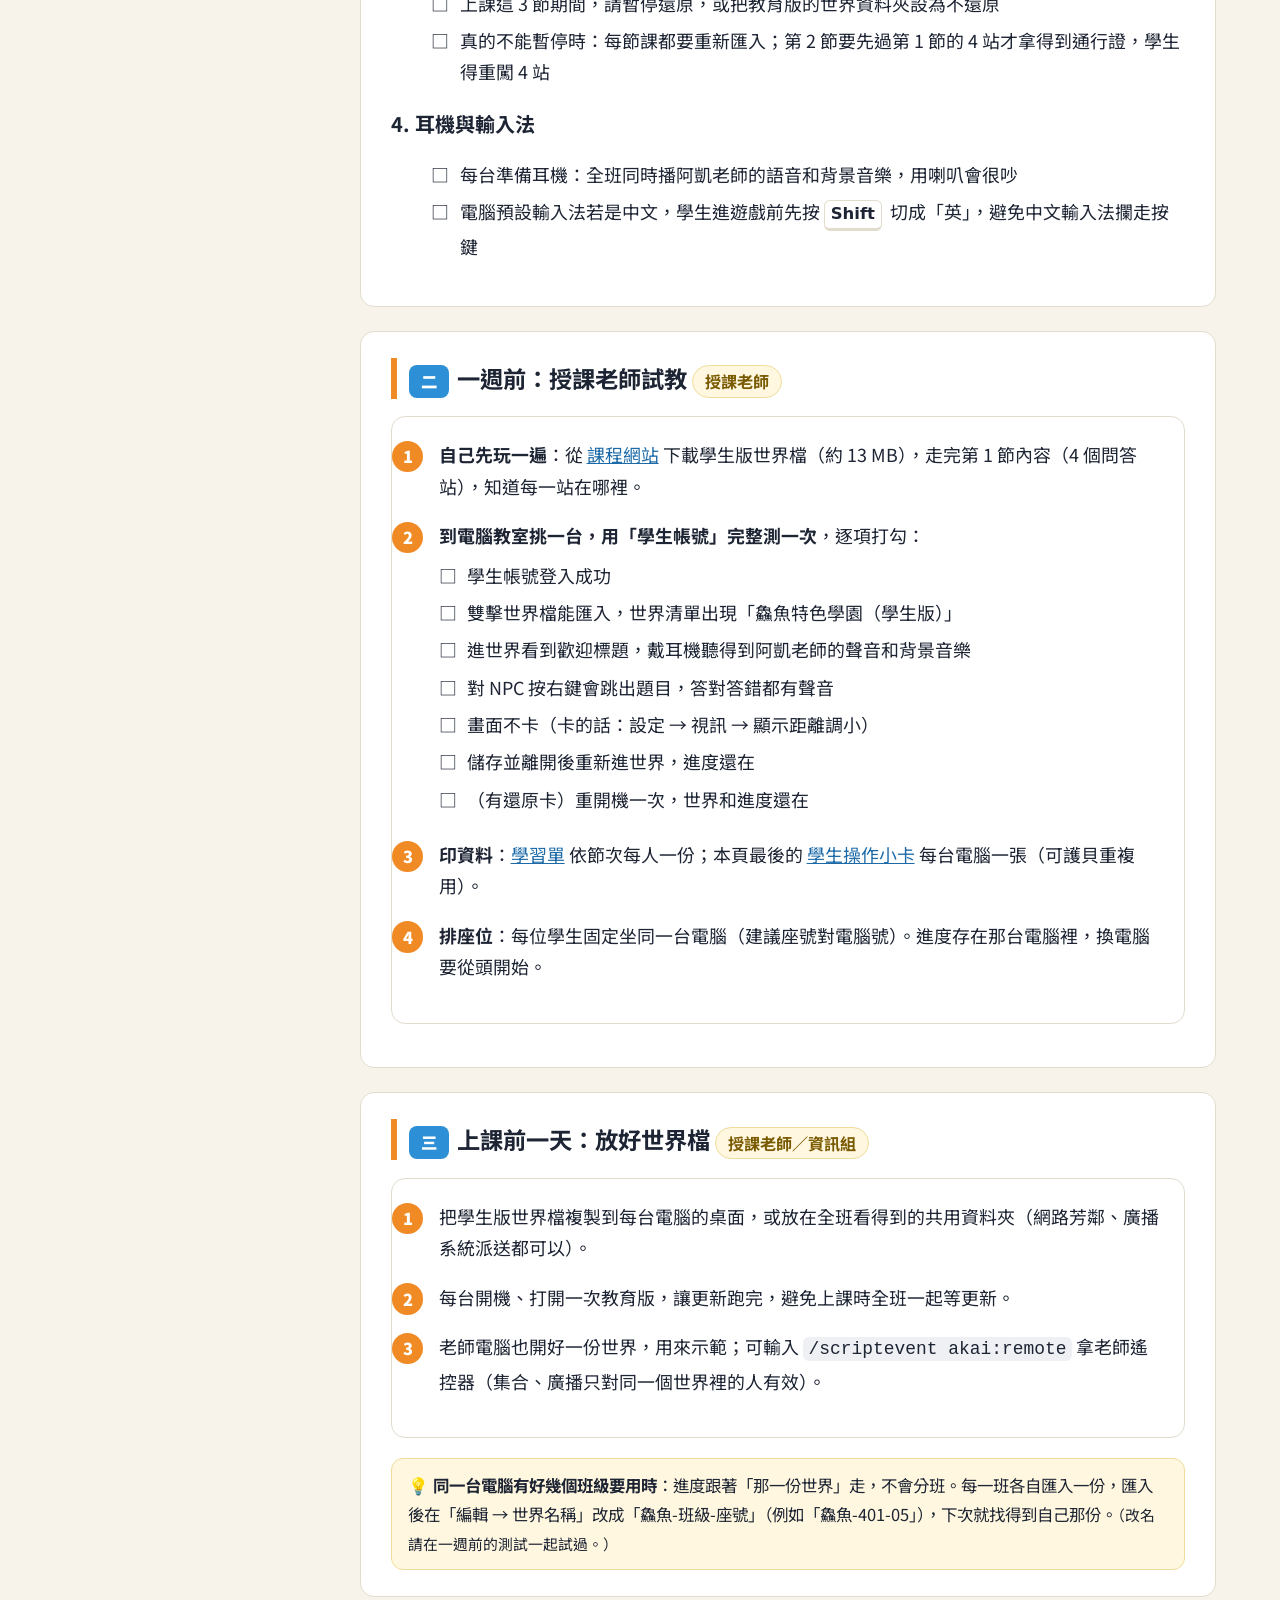
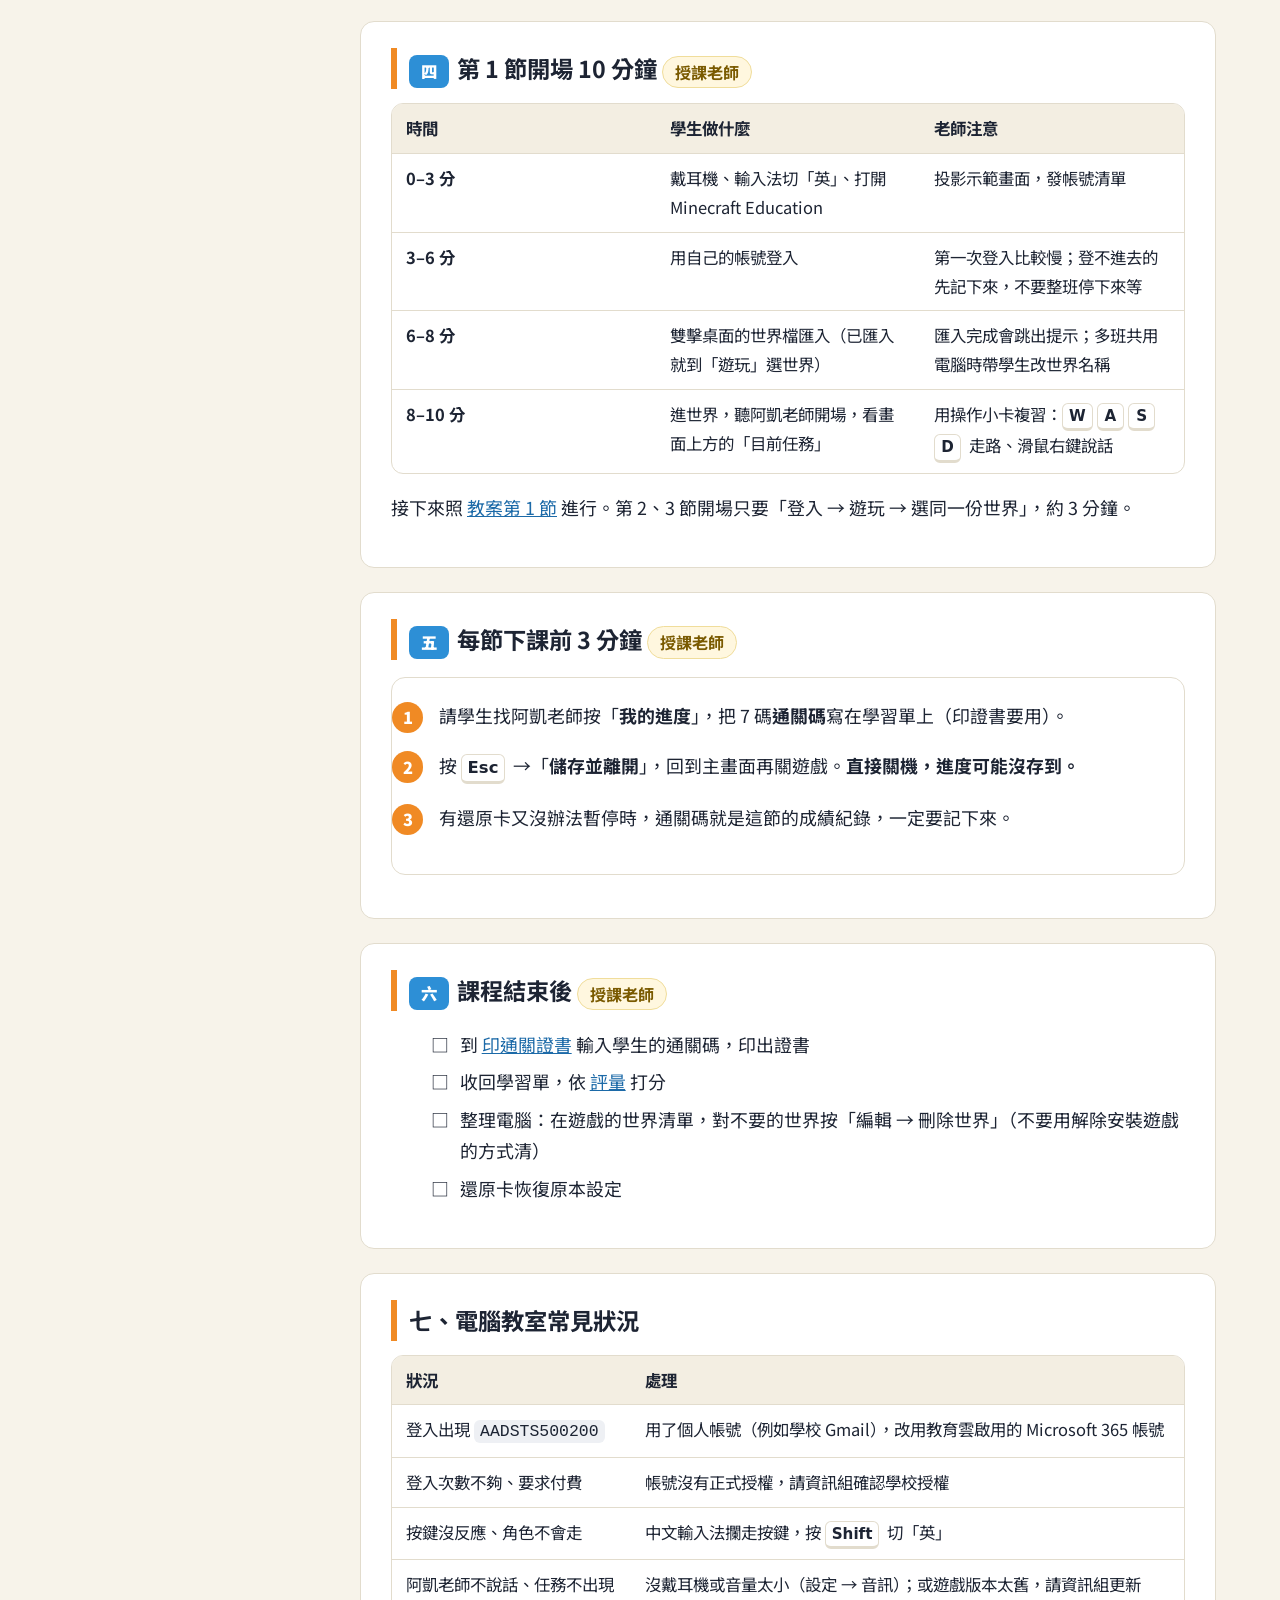
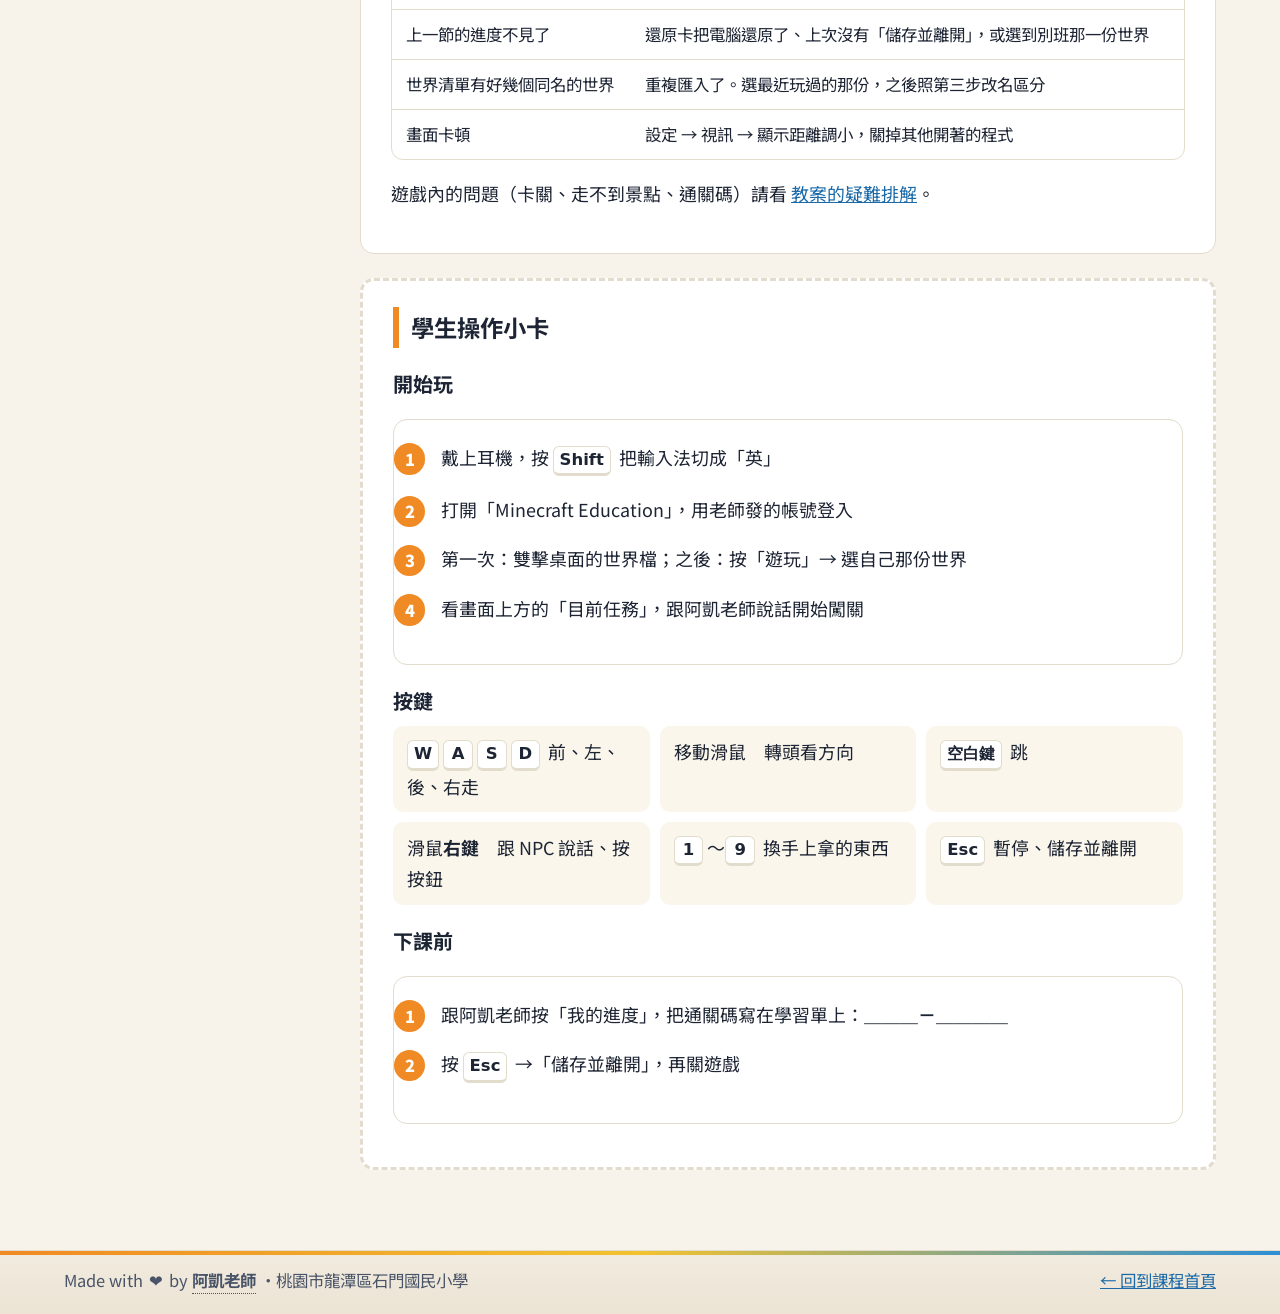
<file: lab.html>
<!doctype html>
<html lang="zh-Hant-TW">
<head>
<meta charset="utf-8">
<meta name="viewport" content="width=device-width, initial-scale=1">
<title>電腦教室備課流程｜鱻魚特色學園</title>
<meta name="description" content="在學校電腦教室（Windows）開設鱻魚特色學園 Minecraft 教育版課程的備課流程：資訊組準備、授課老師測試、上課開場、下課存檔、課程結束，附學生操作小卡。">
<link rel="icon" href="assets/icon.svg" type="image/svg+xml">
<link rel="preconnect" href="https://fonts.googleapis.com">
<link rel="preconnect" href="https://fonts.gstatic.com" crossorigin>
<link href="https://fonts.googleapis.com/css2?family=Noto+Sans+TC:wght@400;700;900&display=swap" rel="stylesheet">
<link rel="stylesheet" href="style.css?v=1.3.0">
<style>
  .doc { display: grid; grid-template-columns: 260px 1fr; gap: 36px; align-items: start; padding-top: 32px; padding-bottom: 56px; }
  .toc { position: sticky; top: 84px; background: var(--paper); border: 1px solid var(--line); border-radius: var(--radius); padding: 18px 20px; }
  .toc strong { display: block; margin-bottom: 8px; }
  .toc a { display: block; padding: 5px 0; text-decoration: none; color: var(--ink-soft); font-size: var(--fs-sm); }
  .toc a:hover { color: var(--water-deep); }
  .toc .btn { width: 100%; justify-content: center; margin-top: 14px; }
  .doc-body h1 { font-size: clamp(1.8rem, 3vw, 2.6rem); margin: 0 0 6px; }
  .doc-body > p.sub { color: var(--ink-soft); margin: 0 0 24px; }
  .sec { background: var(--paper); border: 1px solid var(--line); border-radius: var(--radius); padding: 26px 30px; margin-bottom: 24px; break-inside: avoid-page; }
  .sec h2 { font-size: var(--fs-lg); margin: 0 0 14px; padding-left: 12px; border-left: 6px solid var(--fish); }
  .sec h3 { font-size: var(--fs-md); margin: 18px 0 8px; }
  .meta { display: grid; grid-template-columns: repeat(auto-fill, minmax(220px, 1fr)); gap: 12px; }
  .meta div { background: #faf6ec; border-radius: 10px; padding: 10px 14px; }
  .meta b { display: block; font-size: var(--fs-sm); color: var(--ink-soft); font-weight: 700; }
  .lesson-table th { width: 7.5em; }
  .lesson-table td:first-child { white-space: nowrap; font-weight: 700; }
  .check li { list-style: none; position: relative; padding-left: 1.6em; margin-bottom: 6px; }
  .check li::before { content: "□"; position: absolute; left: 0; }
  .two { display: grid; grid-template-columns: repeat(auto-fill, minmax(min(100%, 320px), 1fr)); gap: 18px; }
  .doc small { font-size: .9em; }
  .pill { display: inline-block; background: #eef3f8; color: var(--water-deep); border-radius: 999px; padding: 1px 10px; font-size: var(--fs-xs); font-weight: 700; margin-right: 6px; }
  @media (max-width: 900px) { .doc { grid-template-columns: 1fr; } .toc { position: static; } .sec { padding: 20px 18px; } }
  @media print {
    html { font-size: 14px; }
    .topbar, .toc, .site-footer, .legal { display: none !important; }
    .doc { display: block; padding: 0; max-width: none; }
    .sec { border: 0; padding: 0 0 8px; margin-bottom: 14px; }
    .sec h2 { break-after: avoid; }
    @page { size: A4; margin: 14mm; }
  }
  .phase { display:inline-block; background: var(--water); color:#fff; border-radius:8px; padding:2px 12px; font-size: var(--fs-sm); font-weight:900; margin-right:8px; }
  .who { display:inline-block; background:#fff7df; border:1px solid #f0dd9b; border-radius:999px; padding:1px 12px; font-size: var(--fs-xs); font-weight:700; color:#7a5a00; vertical-align: middle; }
  .steps { counter-reset: st; padding-left:0; }
  .steps > li { list-style:none; position:relative; padding:0 0 12px 2.6em; }
  .steps > li::before { counter-increment: st; content: counter(st); position:absolute; left:0; top:.1em; width:1.9em; height:1.9em; border-radius:50%; background: var(--fish); color:#fff; font-weight:900; display:grid; place-items:center; font-size:.92em; }
  .steps .check { padding-left: 0; margin-top: 8px; }
  .warn { background:#fdeeee; border:1px solid #f2c2c2; border-radius:12px; padding:12px 16px; font-size: var(--fs-sm); margin:12px 0; }
  .keys { display:grid; grid-template-columns: repeat(auto-fill, minmax(min(100%, 230px), 1fr)); gap:10px; }
  .keys div { background:#faf6ec; border-radius:10px; padding:10px 14px; }
  kbd { display:inline-block; min-width:1.8em; text-align:center; background:#fff; border:1px solid var(--line); border-bottom-width:3px; border-radius:6px; padding:0 6px; font: 700 .92em/1.6 system-ui, sans-serif; margin-right:4px; }
  .card-print { border:3px dashed var(--line); }
  @media print { .card-print { break-before: page; border:2px solid #999; padding: 16px; } .warn, .keys div, .phase, .steps > li::before { -webkit-print-color-adjust: exact; print-color-adjust: exact; } }
</style>
</head>
<body>
<header class="topbar">
  <div class="wrap">
    <a class="brand" href="index.html"><img src="assets/icon.svg" alt="">鱻魚特色學園</a>
    <nav class="topnav" aria-label="頁面導覽">
      <a href="index.html#download">下載與匯入</a>
      <a href="lesson.html">教案與教師手冊</a>
      <a href="sheets.html">學習單</a>
      <a href="certificate.html">印通關證書</a>
    </nav>
  </div>
</header>

<main class="wrap doc">
  <aside class="toc" aria-label="目錄">
    <strong>目錄</strong>
    <a href="#who">分工一覽</a>
    <a href="#p1">一、兩週前：資訊組準備</a>
    <a href="#p2">二、一週前：授課老師試教</a>
    <a href="#p3">三、上課前一天：放好世界檔</a>
    <a href="#p4">四、第 1 節開場 10 分鐘</a>
    <a href="#p5">五、每節下課前 3 分鐘</a>
    <a href="#p6">六、課程結束後</a>
    <a href="#faq">七、電腦教室常見狀況</a>
    <a href="#card">學生操作小卡（可列印）</a>
    <a href="lab-checklist.html">🧾 資訊組安裝檢查表</a>
    <button class="btn btn-main" type="button" onclick="window.print()">🖨 列印／存成 PDF</button>
  </aside>

  <article class="doc-body">
    <h1>電腦教室備課流程</h1>
    <p class="sub">在學校電腦教室（Windows）開這門課，照這份從頭做一次就能上課；第一次帶的老師也適用。</p>

    <section class="sec" id="who">
      <h2>分工一覽</h2>
      <div class="table-scroll"><table>
        <thead><tr><th>什麼時候</th><th>誰來做</th><th>要做好什麼</th></tr></thead>
        <tbody>
          <tr><td>兩週前</td><td>資訊組</td><td>授權與帳號、每台電腦安裝並更新教育版、還原卡、耳機</td></tr>
          <tr><td>一週前</td><td>授課老師</td><td>自己玩一遍、在教室的電腦用學生帳號完整測一次、印學習單與操作小卡</td></tr>
          <tr><td>上課前一天</td><td>授課老師（或資訊組）</td><td>世界檔放到每台電腦、開機讓遊戲更新完</td></tr>
          <tr><td>每節課</td><td>授課老師</td><td>開場 10 分鐘帶登入與進世界、下課前 3 分鐘帶存檔與記通關碼</td></tr>
          <tr><td>課程結束</td><td>授課老師</td><td>印通關證書、整理電腦裡的世界</td></tr>
        </tbody>
      </table></div>
    </section>

    <section class="sec" id="p1">
      <h2><span class="phase">一</span>兩週前：資訊組準備 <span class="who">資訊組</span></h2>
      <p class="note" style="margin-top:0">🧾 給資訊組的可列印版：<a href="lab-checklist.html"><strong>資訊組安裝檢查表</strong></a>（整間教室設定＋逐台打勾表＋驗收簽名）。</p>
      <h3>1. 授權與帳號</h3>
      <ul class="check">
        <li>確認學校有 Minecraft 教育版授權（Microsoft 365 教育版）</li>
        <li>學生要用<strong>組織帳號</strong>登入：教育部教育雲帳號要先到 <a href="https://o365.k12cc.tw/" target="_blank" rel="noopener noreferrer">o365.k12cc.tw</a> 啟用 Microsoft 365 才能用（部分縣市可用縣市單一登入，請依縣市規定）</li>
        <li>學校 Gmail 這類帳號在微軟算「個人帳號」，會被拒絕（畫面出現 <code>AADSTS500200</code>）</li>
        <li>整理全班帳號清單，上課時發給學生（密碼不要寫在黑板上）</li>
      </ul>
      <h3>2. 每台電腦安裝教育版</h3>
      <ul class="check">
        <li>從 <a href="https://education.minecraft.net/get-started/download" target="_blank" rel="noopener noreferrer">官方下載頁</a> 或 Microsoft Store 安裝「Minecraft Education」</li>
        <li>多台一次裝：可用 <code>winget install "Minecraft Education" --scope machine</code>（替這台電腦所有使用者安裝），或用群組原則、Intune 派送（官方有說明文件）</li>
        <li><strong>版本要夠新</strong>：本課程在 1.26.3300 版測試，版本太舊時阿凱老師和任務可能不會動；開遊戲時有更新就先更新</li>
        <li>用 Microsoft Store 安裝時，其他 App 有待更新會擋住安裝，先把 Store 的更新跑完</li>
      </ul>
      <div class="warn">⚠️ <strong>不要用「解除安裝」來清理</strong>：官方說明指出，解除安裝會把這台電腦<strong>所有使用者建的世界</strong>一起刪掉，學生的進度也會不見。</div>
      <h3>3. 還原卡（還原系統）</h3>
      <ul class="check">
        <li>電腦教室若裝了還原卡，<strong>重開機後，匯入的世界和闖關進度都會消失</strong></li>
        <li>上課這 3 節期間，請暫停還原，或把教育版的世界資料夾設為不還原</li>
        <li>真的不能暫停時：每節課都要重新匯入；第 2 節要先過第 1 節的 4 站才拿得到通行證，學生得重闖 4 站</li>
      </ul>
      <h3>4. 耳機與輸入法</h3>
      <ul class="check">
        <li>每台準備耳機：全班同時播阿凱老師的語音和背景音樂，用喇叭會很吵</li>
        <li>電腦預設輸入法若是中文，學生進遊戲前先按 <kbd>Shift</kbd> 切成「英」，避免中文輸入法攔走按鍵</li>
      </ul>
    </section>

    <section class="sec" id="p2">
      <h2><span class="phase">二</span>一週前：授課老師試教 <span class="who">授課老師</span></h2>
      <ol class="steps">
        <li><strong>自己先玩一遍</strong>：從 <a href="index.html#download">課程網站</a> 下載學生版世界檔（約 13 MB），走完第 1 節內容（4 個問答站），知道每一站在哪裡。</li>
        <li><strong>到電腦教室挑一台，用「學生帳號」完整測一次</strong>，逐項打勾：
          <ul class="check">
            <li>學生帳號登入成功</li>
            <li>雙擊世界檔能匯入，世界清單出現「鱻魚特色學園（學生版）」</li>
            <li>進世界看到歡迎標題，戴耳機聽得到阿凱老師的聲音和背景音樂</li>
            <li>對 NPC 按右鍵會跳出題目，答對答錯都有聲音</li>
            <li>畫面不卡（卡的話：設定 → 視訊 → 顯示距離調小）</li>
            <li>儲存並離開後重新進世界，進度還在</li>
            <li>（有還原卡）重開機一次，世界和進度還在</li>
          </ul>
        </li>
        <li><strong>印資料</strong>：<a href="sheets.html">學習單</a> 依節次每人一份；本頁最後的 <a href="#card">學生操作小卡</a> 每台電腦一張（可護貝重複用）。</li>
        <li><strong>排座位</strong>：每位學生固定坐同一台電腦（建議座號對電腦號）。進度存在那台電腦裡，換電腦要從頭開始。</li>
      </ol>
    </section>

    <section class="sec" id="p3">
      <h2><span class="phase">三</span>上課前一天：放好世界檔 <span class="who">授課老師／資訊組</span></h2>
      <ol class="steps">
        <li>把學生版世界檔複製到每台電腦的桌面，或放在全班看得到的共用資料夾（網路芳鄰、廣播系統派送都可以）。</li>
        <li>每台開機、打開一次教育版，讓更新跑完，避免上課時全班一起等更新。</li>
        <li>老師電腦也開好一份世界，用來示範；可輸入 <code>/scriptevent akai:remote</code> 拿老師遙控器（集合、廣播只對同一個世界裡的人有效）。</li>
      </ol>
      <div class="note">💡 <strong>同一台電腦有好幾個班級要用時</strong>：進度跟著「那一份世界」走，不會分班。每一班各自匯入一份，匯入後在「編輯 → 世界名稱」改成「鱻魚-班級-座號」（例如「鱻魚-401-05」），下次就找得到自己那份。<small>（改名請在一週前的測試一起試過。）</small></div>
    </section>

    <section class="sec" id="p4">
      <h2><span class="phase">四</span>第 1 節開場 10 分鐘 <span class="who">授課老師</span></h2>
      <div class="table-scroll"><table class="lesson-table">
        <thead><tr><th>時間</th><th>學生做什麼</th><th>老師注意</th></tr></thead>
        <tbody>
          <tr><td>0–3 分</td><td>戴耳機、輸入法切「英」、打開 Minecraft Education</td><td>投影示範畫面，發帳號清單</td></tr>
          <tr><td>3–6 分</td><td>用自己的帳號登入</td><td>第一次登入比較慢；登不進去的先記下來，不要整班停下來等</td></tr>
          <tr><td>6–8 分</td><td>雙擊桌面的世界檔匯入（已匯入就到「遊玩」選世界）</td><td>匯入完成會跳出提示；多班共用電腦時帶學生改世界名稱</td></tr>
          <tr><td>8–10 分</td><td>進世界，聽阿凱老師開場，看畫面上方的「目前任務」</td><td>用操作小卡複習：<kbd>W</kbd><kbd>A</kbd><kbd>S</kbd><kbd>D</kbd> 走路、滑鼠右鍵說話</td></tr>
        </tbody>
      </table></div>
      <p>接下來照 <a href="lesson.html#l1">教案第 1 節</a> 進行。第 2、3 節開場只要「登入 → 遊玩 → 選同一份世界」，約 3 分鐘。</p>
    </section>

    <section class="sec" id="p5">
      <h2><span class="phase">五</span>每節下課前 3 分鐘 <span class="who">授課老師</span></h2>
      <ol class="steps">
        <li>請學生找阿凱老師按「<strong>我的進度</strong>」，把 7 碼<strong>通關碼</strong>寫在學習單上（印證書要用）。</li>
        <li>按 <kbd>Esc</kbd> →「<strong>儲存並離開</strong>」，回到主畫面再關遊戲。<strong>直接關機，進度可能沒存到。</strong></li>
        <li>有還原卡又沒辦法暫停時，通關碼就是這節的成績紀錄，一定要記下來。</li>
      </ol>
    </section>

    <section class="sec" id="p6">
      <h2><span class="phase">六</span>課程結束後 <span class="who">授課老師</span></h2>
      <ul class="check">
        <li>到 <a href="certificate.html">印通關證書</a> 輸入學生的通關碼，印出證書</li>
        <li>收回學習單，依 <a href="lesson.html#assess">評量</a> 打分</li>
        <li>整理電腦：在遊戲的世界清單，對不要的世界按「編輯 → 刪除世界」（不要用解除安裝遊戲的方式清）</li>
        <li>還原卡恢復原本設定</li>
      </ul>
    </section>

    <section class="sec" id="faq">
      <h2>七、電腦教室常見狀況</h2>
      <div class="table-scroll"><table>
        <thead><tr><th>狀況</th><th>處理</th></tr></thead>
        <tbody>
          <tr><td>登入出現 <code>AADSTS500200</code></td><td>用了個人帳號（例如學校 Gmail），改用教育雲啟用的 Microsoft 365 帳號</td></tr>
          <tr><td>登入次數不夠、要求付費</td><td>帳號沒有正式授權，請資訊組確認學校授權</td></tr>
          <tr><td>按鍵沒反應、角色不會走</td><td>中文輸入法攔走按鍵，按 <kbd>Shift</kbd> 切「英」</td></tr>
          <tr><td>阿凱老師不說話、任務不出現</td><td>沒戴耳機或音量太小（設定 → 音訊）；或遊戲版本太舊，請資訊組更新</td></tr>
          <tr><td>上一節的進度不見了</td><td>還原卡把電腦還原了、上次沒有「儲存並離開」，或選到別班那一份世界</td></tr>
          <tr><td>世界清單有好幾個同名的世界</td><td>重複匯入了。選最近玩過的那份，之後照第三步改名區分</td></tr>
          <tr><td>畫面卡頓</td><td>設定 → 視訊 → 顯示距離調小，關掉其他開著的程式</td></tr>
        </tbody>
      </table></div>
      <p>遊戲內的問題（卡關、走不到景點、通關碼）請看 <a href="lesson.html#trouble">教案的疑難排解</a>。</p>
    </section>

    <section class="sec card-print" id="card">
      <h2>學生操作小卡</h2>
      <h3>開始玩</h3>
      <ol class="steps">
        <li>戴上耳機，按 <kbd>Shift</kbd> 把輸入法切成「英」</li>
        <li>打開「Minecraft Education」，用老師發的帳號登入</li>
        <li>第一次：雙擊桌面的世界檔；之後：按「遊玩」→ 選自己那份世界</li>
        <li>看畫面上方的「目前任務」，跟阿凱老師說話開始闖關</li>
      </ol>
      <h3>按鍵</h3>
      <div class="keys">
        <div><kbd>W</kbd><kbd>A</kbd><kbd>S</kbd><kbd>D</kbd> 前、左、後、右走</div>
        <div>移動滑鼠　轉頭看方向</div>
        <div><kbd>空白鍵</kbd> 跳</div>
        <div>滑鼠<strong>右鍵</strong>　跟 NPC 說話、按按鈕</div>
        <div><kbd>1</kbd>～<kbd>9</kbd> 換手上拿的東西</div>
        <div><kbd>Esc</kbd> 暫停、儲存並離開</div>
      </div>
      <h3>下課前</h3>
      <ol class="steps">
        <li>跟阿凱老師按「我的進度」，把通關碼寫在學習單上：<strong>＿＿＿－＿＿＿＿</strong></li>
        <li>按 <kbd>Esc</kbd> →「儲存並離開」，再關遊戲</li>
      </ol>
    </section>
  </article>
</main>

<footer class="site-footer">
  <div class="footer-bottom">
    <p class="site-credit">Made with <span class="site-credit__heart" aria-label="愛心">❤️</span> by
      <a href="https://cagoooo.github.io/Akai/" target="_blank" rel="noopener noreferrer" class="site-credit__author">阿凱老師</a>
      <span class="footer-school"><span class="footer-dot" aria-hidden="true">・</span>桃園市龍潭區石門國民小學</span></p>
    <p><a href="index.html">← 回到課程首頁</a></p>
  </div>
</footer>
</body>
</html>
</file>
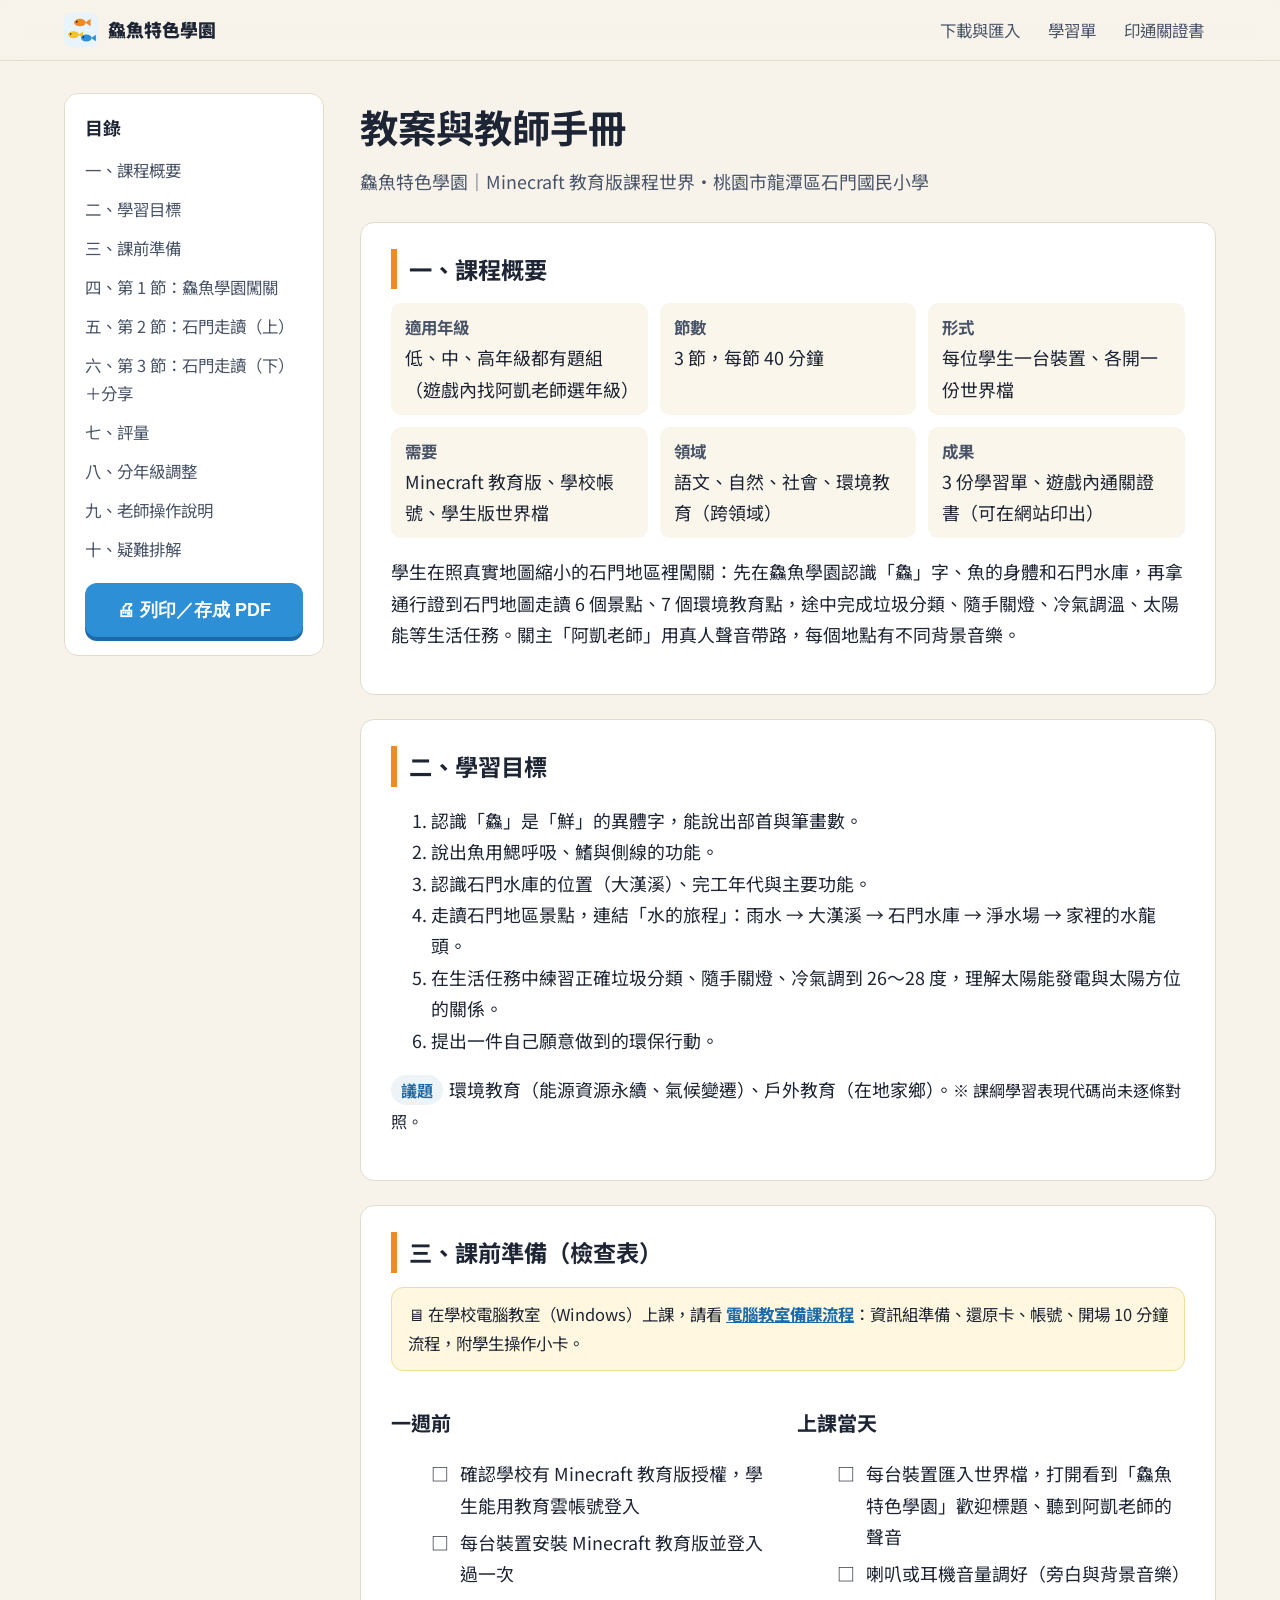
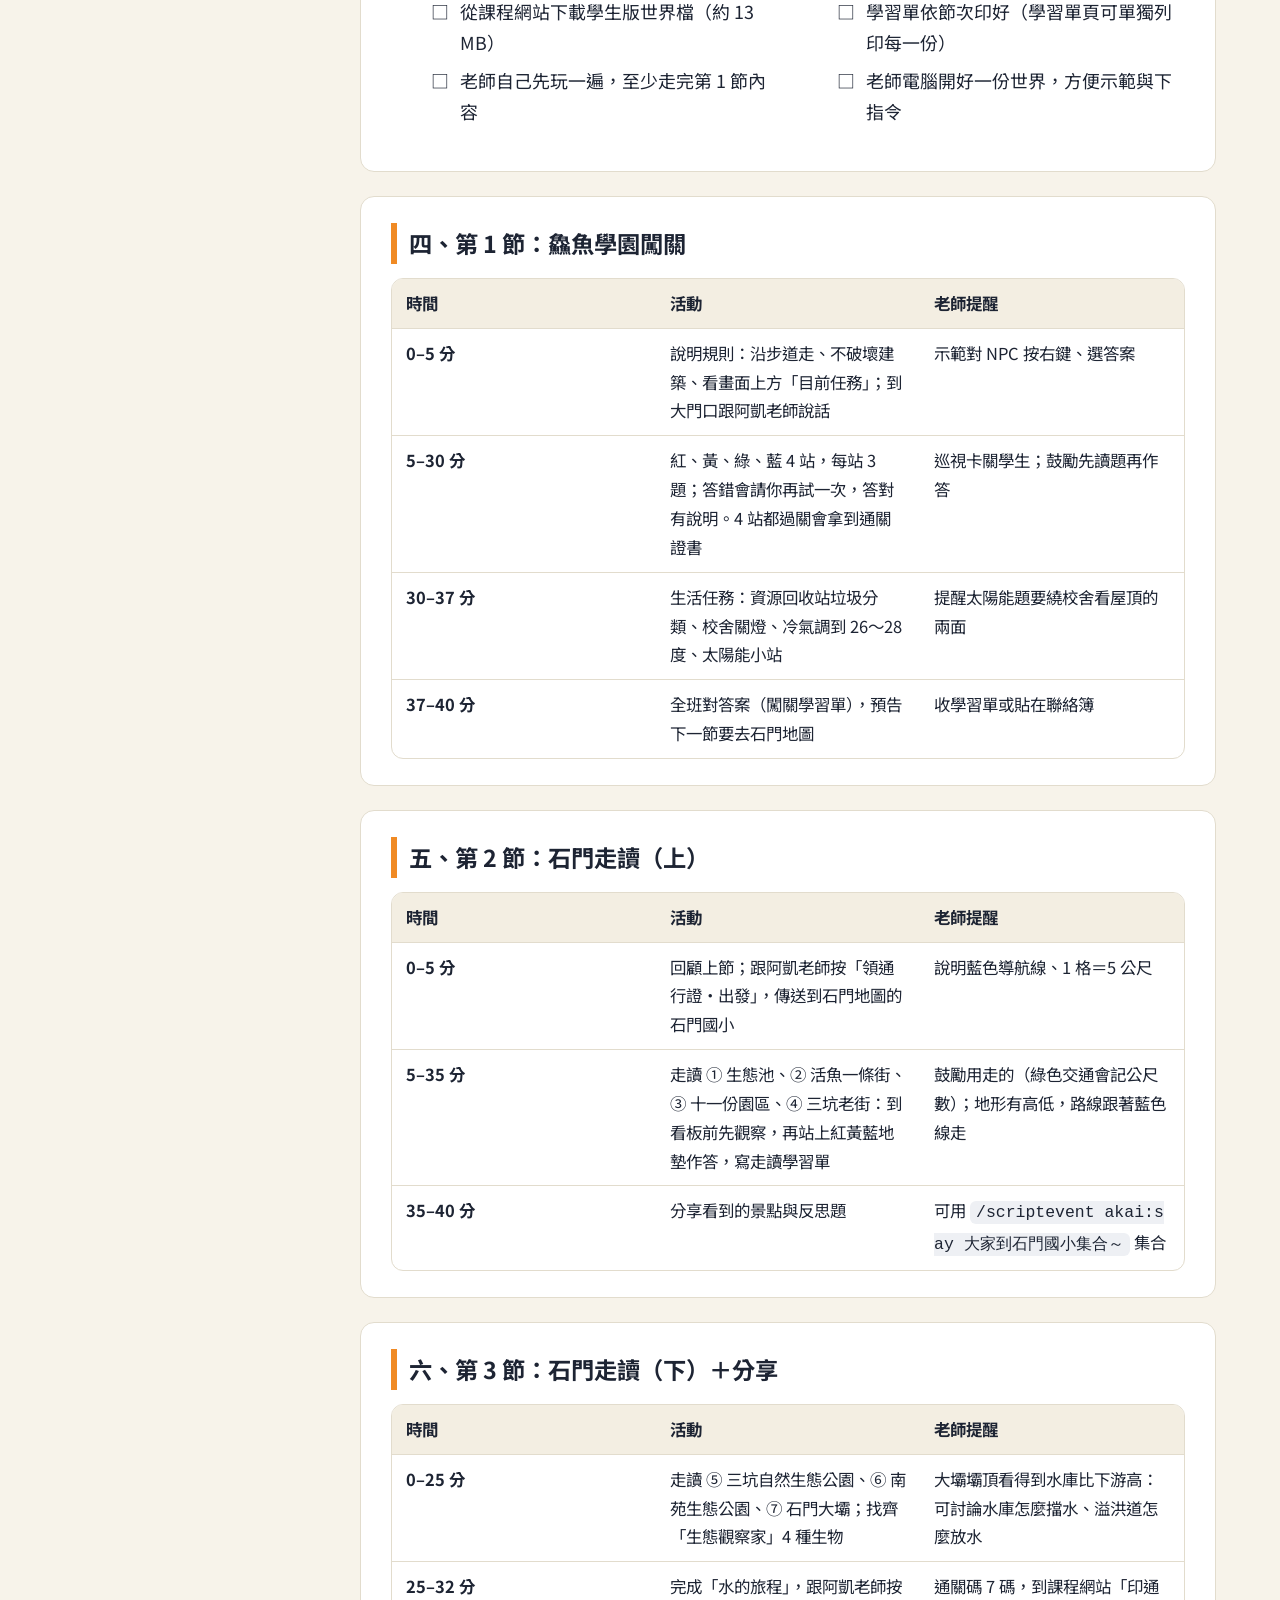
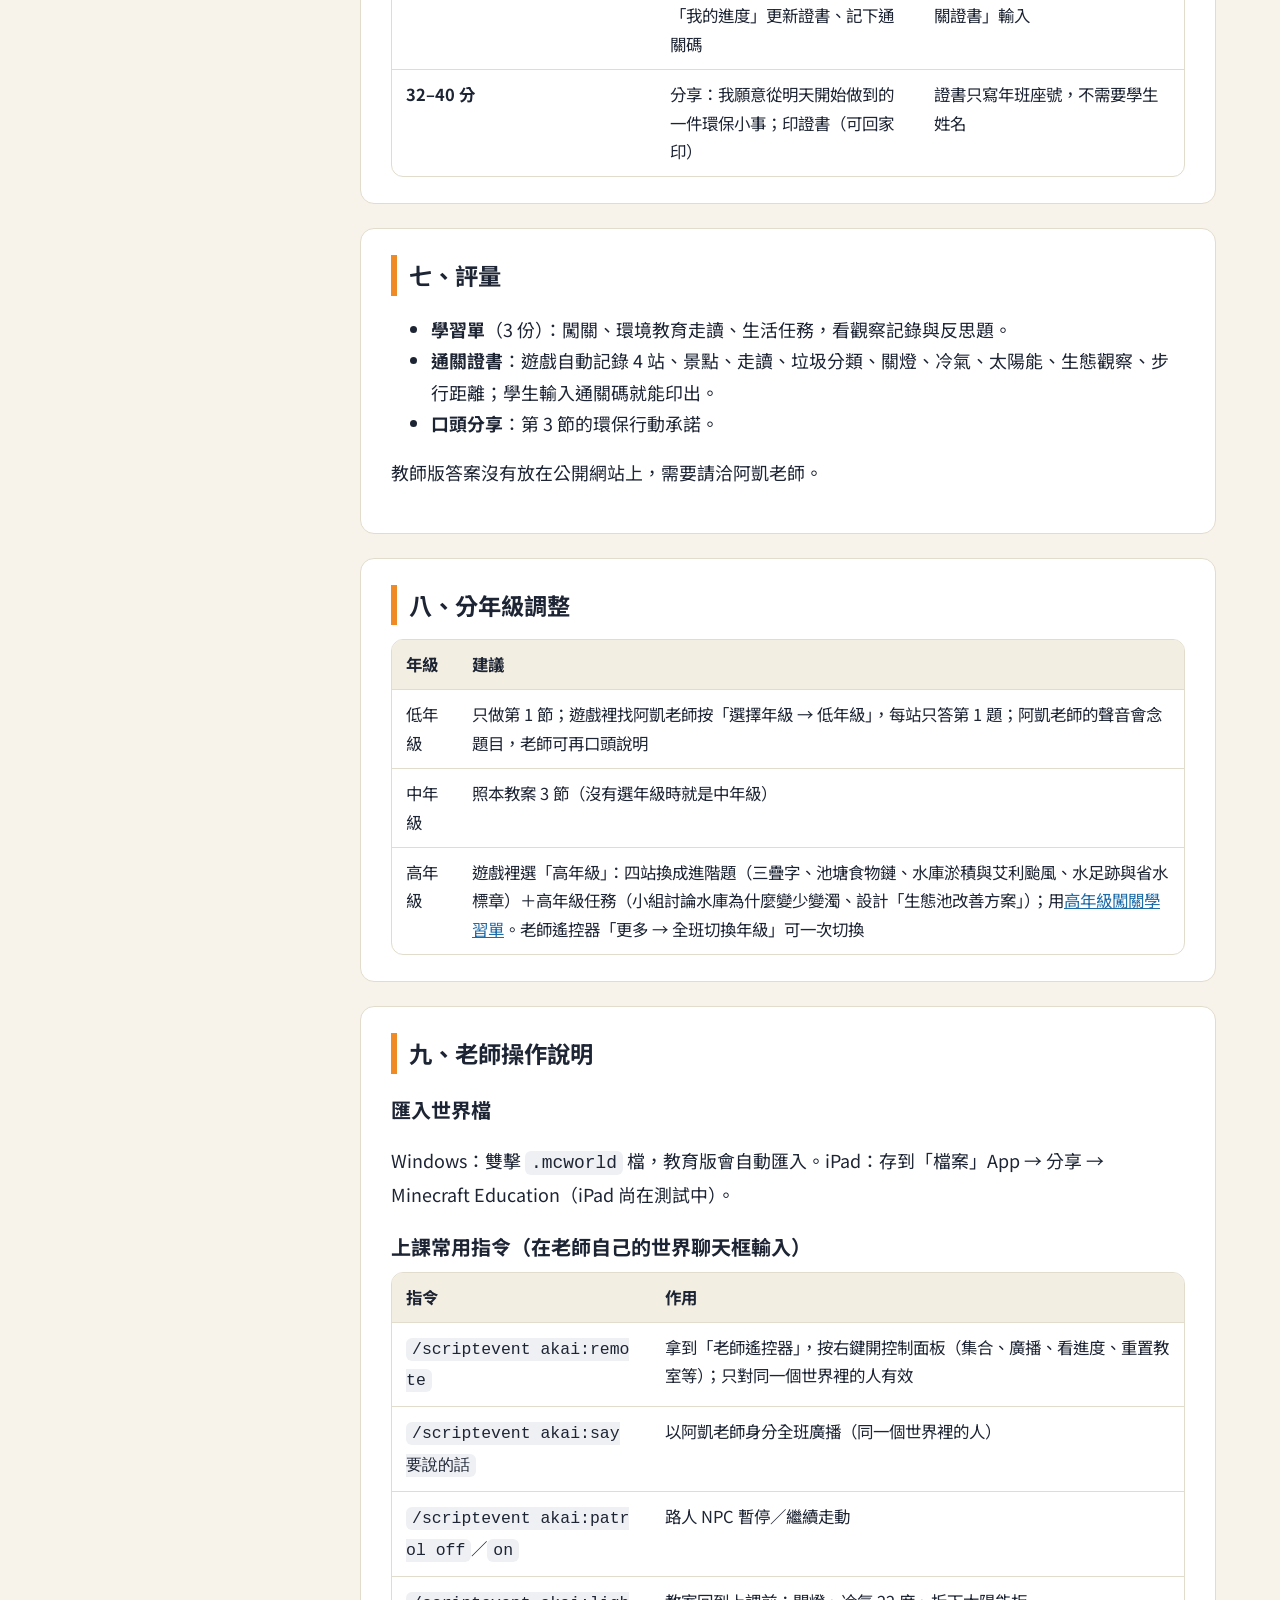
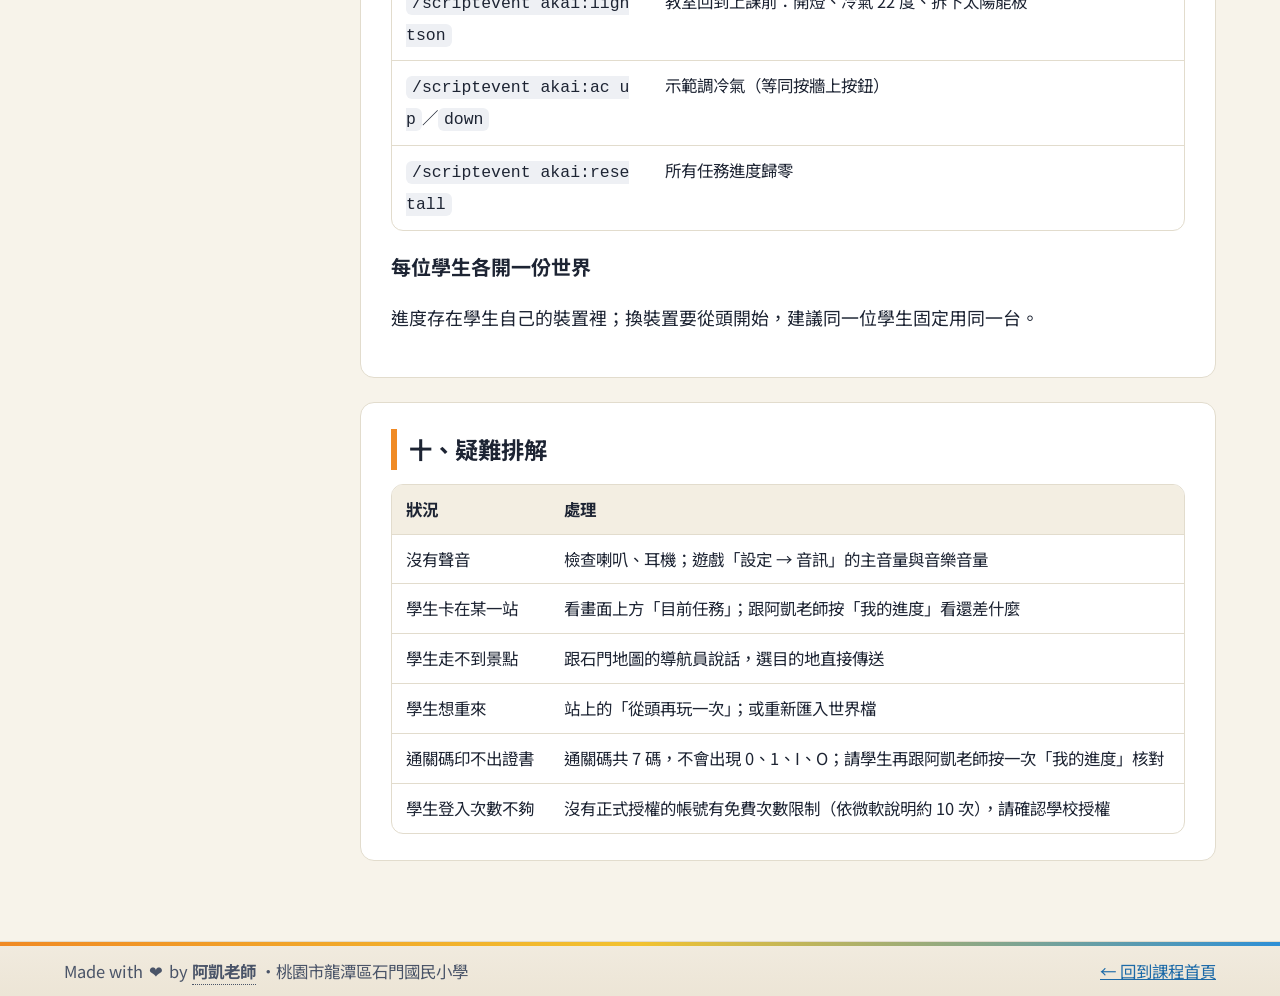
<file: lesson.html>
<!doctype html>
<html lang="zh-Hant-TW">
<head>
<meta charset="utf-8">
<meta name="viewport" content="width=device-width, initial-scale=1">
<title>教案與教師手冊｜鱻魚特色學園</title>
<meta name="description" content="鱻魚特色學園 Minecraft 教育版課程的 3 節課教案、課前準備、操作說明與疑難排解，可直接列印或存成 PDF。">
<link rel="icon" href="assets/icon.svg" type="image/svg+xml">
<link rel="preconnect" href="https://fonts.googleapis.com">
<link rel="preconnect" href="https://fonts.gstatic.com" crossorigin>
<link href="https://fonts.googleapis.com/css2?family=Noto+Sans+TC:wght@400;700;900&display=swap" rel="stylesheet">
<link rel="stylesheet" href="style.css?v=1.3.0">
<style>
  .doc { display: grid; grid-template-columns: 260px 1fr; gap: 36px; align-items: start; padding-top: 32px; padding-bottom: 56px; }
  .toc { position: sticky; top: 84px; background: var(--paper); border: 1px solid var(--line); border-radius: var(--radius); padding: 18px 20px; }
  .toc strong { display: block; margin-bottom: 8px; }
  .toc a { display: block; padding: 5px 0; text-decoration: none; color: var(--ink-soft); font-size: var(--fs-sm); }
  .toc a:hover { color: var(--water-deep); }
  .toc .btn { width: 100%; justify-content: center; margin-top: 14px; }
  .doc-body h1 { font-size: clamp(1.8rem, 3vw, 2.6rem); margin: 0 0 6px; }
  .doc-body > p.sub { color: var(--ink-soft); margin: 0 0 24px; }
  .sec { background: var(--paper); border: 1px solid var(--line); border-radius: var(--radius); padding: 26px 30px; margin-bottom: 24px; break-inside: avoid-page; }
  .sec h2 { font-size: var(--fs-lg); margin: 0 0 14px; padding-left: 12px; border-left: 6px solid var(--fish); }
  .sec h3 { font-size: var(--fs-md); margin: 18px 0 8px; }
  .meta { display: grid; grid-template-columns: repeat(auto-fill, minmax(220px, 1fr)); gap: 12px; }
  .meta div { background: #faf6ec; border-radius: 10px; padding: 10px 14px; }
  .meta b { display: block; font-size: var(--fs-sm); color: var(--ink-soft); font-weight: 700; }
  .lesson-table th { width: 7.5em; }
  .lesson-table td:first-child { white-space: nowrap; font-weight: 700; }
  .check li { list-style: none; position: relative; padding-left: 1.6em; margin-bottom: 6px; }
  .check li::before { content: "□"; position: absolute; left: 0; }
  .two { display: grid; grid-template-columns: repeat(auto-fill, minmax(min(100%, 320px), 1fr)); gap: 18px; }
  .doc small { font-size: .9em; }
  .pill { display: inline-block; background: #eef3f8; color: var(--water-deep); border-radius: 999px; padding: 1px 10px; font-size: var(--fs-xs); font-weight: 700; margin-right: 6px; }
  @media (max-width: 900px) { .doc { grid-template-columns: 1fr; } .toc { position: static; } .sec { padding: 20px 18px; } }
  @media print {
    html { font-size: 14px; }
    .topbar, .toc, .site-footer, .legal { display: none !important; }
    .doc { display: block; padding: 0; max-width: none; }
    .sec { border: 0; padding: 0 0 8px; margin-bottom: 14px; }
    .sec h2 { break-after: avoid; }
    @page { size: A4; margin: 14mm; }
  }
</style>
</head>
<body>
<header class="topbar">
  <div class="wrap">
    <a class="brand" href="index.html"><img src="assets/icon.svg" alt="">鱻魚特色學園</a>
    <nav class="topnav" aria-label="頁面導覽">
      <a href="index.html#download">下載與匯入</a>
      <a href="sheets.html">學習單</a>
      <a href="certificate.html">印通關證書</a>
    </nav>
  </div>
</header>

<main class="wrap doc">
  <aside class="toc" aria-label="目錄">
    <strong>目錄</strong>
    <a href="#overview">一、課程概要</a>
    <a href="#goals">二、學習目標</a>
    <a href="#prep">三、課前準備</a>
    <a href="#l1">四、第 1 節：鱻魚學園闖關</a>
    <a href="#l2">五、第 2 節：石門走讀（上）</a>
    <a href="#l3">六、第 3 節：石門走讀（下）＋分享</a>
    <a href="#assess">七、評量</a>
    <a href="#diff">八、分年級調整</a>
    <a href="#ops">九、老師操作說明</a>
    <a href="#trouble">十、疑難排解</a>
    <button class="btn btn-main" type="button" onclick="window.print()">🖨 列印／存成 PDF</button>
  </aside>

  <article class="doc-body">
    <h1>教案與教師手冊</h1>
    <p class="sub">鱻魚特色學園｜Minecraft 教育版課程世界・桃園市龍潭區石門國民小學</p>

    <section class="sec" id="overview">
      <h2>一、課程概要</h2>
      <div class="meta">
        <div><b>適用年級</b>低、中、高年級都有題組（遊戲內找阿凱老師選年級）</div>
        <div><b>節數</b>3 節，每節 40 分鐘</div>
        <div><b>形式</b>每位學生一台裝置、各開一份世界檔</div>
        <div><b>需要</b>Minecraft 教育版、學校帳號、學生版世界檔</div>
        <div><b>領域</b>語文、自然、社會、環境教育（跨領域）</div>
        <div><b>成果</b>3 份學習單、遊戲內通關證書（可在網站印出）</div>
      </div>
      <p>學生在照真實地圖縮小的石門地區裡闖關：先在鱻魚學園認識「鱻」字、魚的身體和石門水庫，再拿通行證到石門地圖走讀 6 個景點、7 個環境教育點，途中完成垃圾分類、隨手關燈、冷氣調溫、太陽能等生活任務。關主「阿凱老師」用真人聲音帶路，每個地點有不同背景音樂。</p>
    </section>

    <section class="sec" id="goals">
      <h2>二、學習目標</h2>
      <ol>
        <li>認識「鱻」是「鮮」的異體字，能說出部首與筆畫數。</li>
        <li>說出魚用鰓呼吸、鰭與側線的功能。</li>
        <li>認識石門水庫的位置（大漢溪）、完工年代與主要功能。</li>
        <li>走讀石門地區景點，連結「水的旅程」：雨水 → 大漢溪 → 石門水庫 → 淨水場 → 家裡的水龍頭。</li>
        <li>在生活任務中練習正確垃圾分類、隨手關燈、冷氣調到 26～28 度，理解太陽能發電與太陽方位的關係。</li>
        <li>提出一件自己願意做到的環保行動。</li>
      </ol>
      <p><span class="pill">議題</span>環境教育（能源資源永續、氣候變遷）、戶外教育（在地家鄉）。<small>※ 課綱學習表現代碼尚未逐條對照。</small></p>
    </section>

    <section class="sec" id="prep">
      <h2>三、課前準備（檢查表）</h2>
      <p class="note" style="margin-top:0">🖥 在學校電腦教室（Windows）上課，請看 <a href="lab.html"><strong>電腦教室備課流程</strong></a>：資訊組準備、還原卡、帳號、開場 10 分鐘流程，附學生操作小卡。</p>
      <div class="two">
        <div>
          <h3>一週前</h3>
          <ul class="check">
            <li>確認學校有 Minecraft 教育版授權，學生能用教育雲帳號登入</li>
            <li>每台裝置安裝 Minecraft 教育版並登入過一次</li>
            <li>從課程網站下載學生版世界檔（約 13 MB）</li>
            <li>老師自己先玩一遍，至少走完第 1 節內容</li>
          </ul>
        </div>
        <div>
          <h3>上課當天</h3>
          <ul class="check">
            <li>每台裝置匯入世界檔，打開看到「鱻魚特色學園」歡迎標題、聽到阿凱老師的聲音</li>
            <li>喇叭或耳機音量調好（旁白與背景音樂）</li>
            <li>學習單依節次印好（學習單頁可單獨列印每一份）</li>
            <li>老師電腦開好一份世界，方便示範與下指令</li>
          </ul>
        </div>
      </div>
    </section>

    <section class="sec" id="l1">
      <h2>四、第 1 節：鱻魚學園闖關</h2>
      <div class="table-scroll"><table class="lesson-table">
        <thead><tr><th>時間</th><th>活動</th><th>老師提醒</th></tr></thead>
        <tbody>
          <tr><td>0–5 分</td><td>說明規則：沿步道走、不破壞建築、看畫面上方「目前任務」；到大門口跟阿凱老師說話</td><td>示範對 NPC 按右鍵、選答案</td></tr>
          <tr><td>5–30 分</td><td>紅、黃、綠、藍 4 站，每站 3 題；答錯會請你再試一次，答對有說明。4 站都過關會拿到通關證書</td><td>巡視卡關學生；鼓勵先讀題再作答</td></tr>
          <tr><td>30–37 分</td><td>生活任務：資源回收站垃圾分類、校舍關燈、冷氣調到 26～28 度、太陽能小站</td><td>提醒太陽能題要繞校舍看屋頂的兩面</td></tr>
          <tr><td>37–40 分</td><td>全班對答案（闖關學習單），預告下一節要去石門地圖</td><td>收學習單或貼在聯絡簿</td></tr>
        </tbody>
      </table></div>
    </section>

    <section class="sec" id="l2">
      <h2>五、第 2 節：石門走讀（上）</h2>
      <div class="table-scroll"><table class="lesson-table">
        <thead><tr><th>時間</th><th>活動</th><th>老師提醒</th></tr></thead>
        <tbody>
          <tr><td>0–5 分</td><td>回顧上節；跟阿凱老師按「領通行證・出發」，傳送到石門地圖的石門國小</td><td>說明藍色導航線、1 格＝5 公尺</td></tr>
          <tr><td>5–35 分</td><td>走讀 ① 生態池、② 活魚一條街、③ 十一份園區、④ 三坑老街：到看板前先觀察，再站上紅黃藍地墊作答，寫走讀學習單</td><td>鼓勵用走的（綠色交通會記公尺數）；地形有高低，路線跟著藍色線走</td></tr>
          <tr><td>35–40 分</td><td>分享看到的景點與反思題</td><td>可用 <code>/scriptevent akai:say 大家到石門國小集合～</code> 集合</td></tr>
        </tbody>
      </table></div>
    </section>

    <section class="sec" id="l3">
      <h2>六、第 3 節：石門走讀（下）＋分享</h2>
      <div class="table-scroll"><table class="lesson-table">
        <thead><tr><th>時間</th><th>活動</th><th>老師提醒</th></tr></thead>
        <tbody>
          <tr><td>0–25 分</td><td>走讀 ⑤ 三坑自然生態公園、⑥ 南苑生態公園、⑦ 石門大壩；找齊「生態觀察家」4 種生物</td><td>大壩壩頂看得到水庫比下游高：可討論水庫怎麼擋水、溢洪道怎麼放水</td></tr>
          <tr><td>25–32 分</td><td>完成「水的旅程」，跟阿凱老師按「我的進度」更新證書、記下通關碼</td><td>通關碼 7 碼，到課程網站「印通關證書」輸入</td></tr>
          <tr><td>32–40 分</td><td>分享：我願意從明天開始做到的一件環保小事；印證書（可回家印）</td><td>證書只寫年班座號，不需要學生姓名</td></tr>
        </tbody>
      </table></div>
    </section>

    <section class="sec" id="assess">
      <h2>七、評量</h2>
      <ul>
        <li><b>學習單</b>（3 份）：闖關、環境教育走讀、生活任務，看觀察記錄與反思題。</li>
        <li><b>通關證書</b>：遊戲自動記錄 4 站、景點、走讀、垃圾分類、關燈、冷氣、太陽能、生態觀察、步行距離；學生輸入通關碼就能印出。</li>
        <li><b>口頭分享</b>：第 3 節的環保行動承諾。</li>
      </ul>
      <p>教師版答案沒有放在公開網站上，需要請洽阿凱老師。</p>
    </section>

    <section class="sec" id="diff">
      <h2>八、分年級調整</h2>
      <div class="table-scroll"><table>
        <thead><tr><th>年級</th><th>建議</th></tr></thead>
        <tbody>
          <tr><td>低年級</td><td>只做第 1 節；遊戲裡找阿凱老師按「選擇年級 → 低年級」，每站只答第 1 題；阿凱老師的聲音會念題目，老師可再口頭說明</td></tr>
          <tr><td>中年級</td><td>照本教案 3 節（沒有選年級時就是中年級）</td></tr>
          <tr><td>高年級</td><td>遊戲裡選「高年級」：四站換成進階題（三疊字、池塘食物鏈、水庫淤積與艾利颱風、水足跡與省水標章）＋高年級任務（小組討論水庫為什麼變少變濁、設計「生態池改善方案」）；用<a href="sheets.html">高年級闖關學習單</a>。老師遙控器「更多 → 全班切換年級」可一次切換</td></tr>
        </tbody>
      </table></div>
    </section>

    <section class="sec" id="ops">
      <h2>九、老師操作說明</h2>
      <h3>匯入世界檔</h3>
      <p>Windows：雙擊 <code>.mcworld</code> 檔，教育版會自動匯入。iPad：存到「檔案」App → 分享 → Minecraft Education（iPad 尚在測試中）。</p>
      <h3>上課常用指令（在老師自己的世界聊天框輸入）</h3>
      <div class="table-scroll"><table>
        <thead><tr><th>指令</th><th>作用</th></tr></thead>
        <tbody>
          <tr><td><code>/scriptevent akai:remote</code></td><td>拿到「老師遙控器」，按右鍵開控制面板（集合、廣播、看進度、重置教室等）；只對同一個世界裡的人有效</td></tr>
          <tr><td><code>/scriptevent akai:say 要說的話</code></td><td>以阿凱老師身分全班廣播（同一個世界裡的人）</td></tr>
          <tr><td><code>/scriptevent akai:patrol off</code>／<code>on</code></td><td>路人 NPC 暫停／繼續走動</td></tr>
          <tr><td><code>/scriptevent akai:lightson</code></td><td>教室回到上課前：開燈、冷氣 22 度、拆下太陽能板</td></tr>
          <tr><td><code>/scriptevent akai:ac up</code>／<code>down</code></td><td>示範調冷氣（等同按牆上按鈕）</td></tr>
          <tr><td><code>/scriptevent akai:resetall</code></td><td>所有任務進度歸零</td></tr>
        </tbody>
      </table></div>
      <h3>每位學生各開一份世界</h3>
      <p>進度存在學生自己的裝置裡；換裝置要從頭開始，建議同一位學生固定用同一台。</p>
    </section>

    <section class="sec" id="trouble">
      <h2>十、疑難排解</h2>
      <div class="table-scroll"><table>
        <thead><tr><th>狀況</th><th>處理</th></tr></thead>
        <tbody>
          <tr><td>沒有聲音</td><td>檢查喇叭、耳機；遊戲「設定 → 音訊」的主音量與音樂音量</td></tr>
          <tr><td>學生卡在某一站</td><td>看畫面上方「目前任務」；跟阿凱老師按「我的進度」看還差什麼</td></tr>
          <tr><td>學生走不到景點</td><td>跟石門地圖的導航員說話，選目的地直接傳送</td></tr>
          <tr><td>學生想重來</td><td>站上的「從頭再玩一次」；或重新匯入世界檔</td></tr>
          <tr><td>通關碼印不出證書</td><td>通關碼共 7 碼，不會出現 0、1、I、O；請學生再跟阿凱老師按一次「我的進度」核對</td></tr>
          <tr><td>學生登入次數不夠</td><td>沒有正式授權的帳號有免費次數限制（依微軟說明約 10 次），請確認學校授權</td></tr>
        </tbody>
      </table></div>
    </section>
  </article>
</main>

<footer class="site-footer">
  <div class="footer-bottom">
    <p class="site-credit">Made with <span class="site-credit__heart" aria-label="愛心">❤️</span> by
      <a href="https://cagoooo.github.io/Akai/" target="_blank" rel="noopener noreferrer" class="site-credit__author">阿凱老師</a>
      <span class="footer-school"><span class="footer-dot" aria-hidden="true">・</span>桃園市龍潭區石門國民小學</span></p>
    <p><a href="index.html">← 回到課程首頁</a></p>
  </div>
</footer>
</body>
</html>
</file>
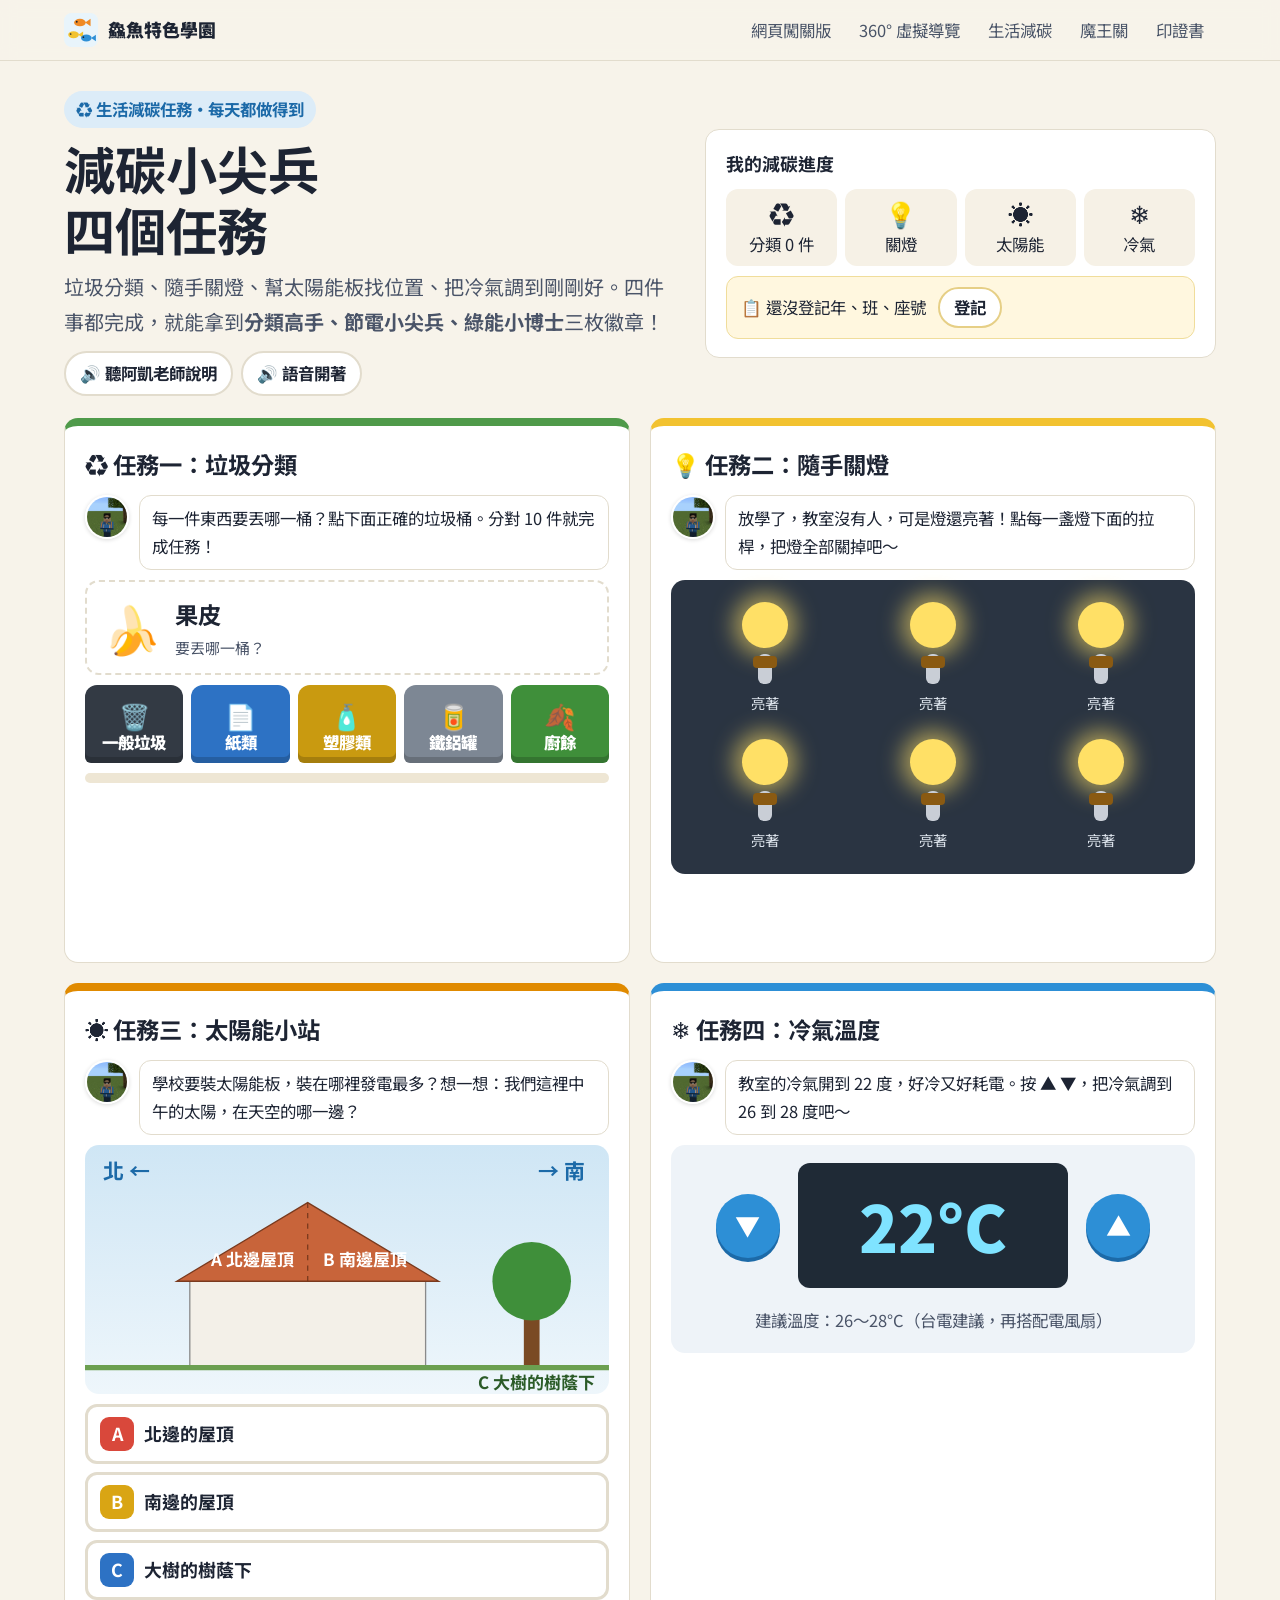
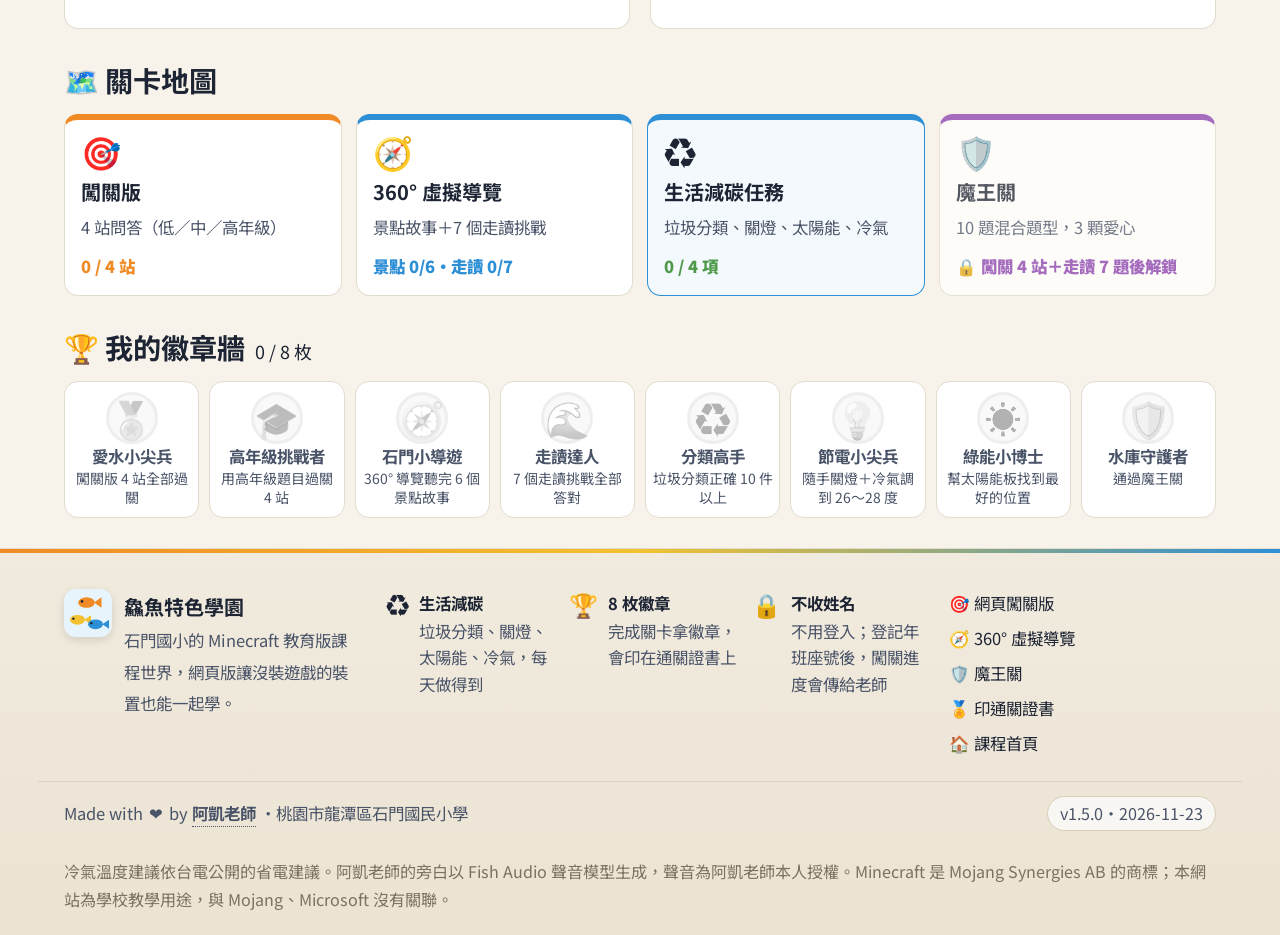
<file: life.html>
<!doctype html>
<html lang="zh-Hant-TW">
<head>
<meta charset="utf-8">
<meta name="viewport" content="width=device-width, initial-scale=1">
<title>生活減碳任務｜鱻魚特色學園</title>
<meta name="description" content="鱻魚特色學園網頁版的生活減碳小遊戲：垃圾分類、隨手關燈、太陽能板找位置、冷氣調到 26～28 度，阿凱老師語音陪你完成，拿分類高手、節電小尖兵、綠能小博士徽章。">
<meta property="og:title" content="鱻魚特色學園｜生活減碳任務">
<meta property="og:description" content="垃圾分類、隨手關燈、太陽能板、冷氣溫度，四個每天做得到的減碳小遊戲。">
<meta property="og:image" content="https://cagoooo.github.io/xianyu-minecraft/assets/solar.jpg">
<meta property="og:type" content="website">
<link rel="icon" href="assets/icon.svg" type="image/svg+xml">
<link rel="preconnect" href="https://fonts.googleapis.com">
<link rel="preconnect" href="https://fonts.gstatic.com" crossorigin>
<link href="https://fonts.googleapis.com/css2?family=Noto+Sans+TC:wght@400;700;900&display=swap" rel="stylesheet">
<link rel="stylesheet" href="style.css?v=1.3.0">
<style>
  .l-hero { padding: 30px 0 14px; display: grid; grid-template-columns: minmax(0, 1.2fr) minmax(0, 1fr); gap: 28px; align-items: center; }
  .l-hero h1 { font-size: clamp(2rem, 4vw, 3rem); line-height: 1.2; margin: 10px 0 8px; }
  .l-hero p.lead { font-size: var(--fs-md); color: var(--ink-soft); margin: 0 0 12px; }
  .panel { background: var(--paper); border: 1px solid var(--line); border-radius: var(--radius); padding: 18px 20px; }
  .chips { display: grid; grid-template-columns: repeat(4, minmax(0, 1fr)); gap: 8px; margin: 10px 0; }
  .chips div { background: #f6f1e6; border-radius: 12px; text-align: center; padding: 8px 4px; font-size: var(--fs-sm); }
  .chips b { display: block; font-size: 1.4rem; line-height: 1.3; }
  .chips .ok { background: #e6f3e3; color: #2f7d32; }
  .chip { display: inline-flex; align-items: center; gap: 6px; border: 2px solid var(--line); background: #fff; border-radius: 999px; padding: 6px 14px; font: inherit; font-size: var(--fs-sm); font-weight: 700; cursor: pointer; color: var(--ink); min-height: 40px; white-space: nowrap; }
  .chip:focus-visible, .bin:focus-visible, .lamp:focus-visible, .opt:focus-visible, .ac button:focus-visible { outline: 3px solid var(--sun); outline-offset: 2px; }

  .missions { display: grid; grid-template-columns: repeat(2, minmax(0, 1fr)); gap: 20px; padding: 8px 0 20px; }
  .ms { background: var(--paper); border: 1px solid var(--line); border-top: 8px solid var(--c); border-radius: var(--radius); padding: 18px 20px; display: flex; flex-direction: column; gap: 10px; min-width: 0; }
  .ms h2 { margin: 0; font-size: var(--fs-lg); display: flex; align-items: center; gap: 8px; flex-wrap: wrap; }
  .ms h2 .done { font-size: var(--fs-sm); color: #2f7d32; background: #e6f3e3; border-radius: 999px; padding: 2px 10px; }
  .ms .say { display: flex; gap: 10px; align-items: flex-start; }
  .ms .say img { width: 44px; height: 44px; border-radius: 50%; object-fit: cover; flex: none; border: 2px solid #fff; box-shadow: 0 1px 4px rgba(0,0,0,.15); }
  .ms .say p { margin: 0; background: #fff; border: 1px solid var(--line); border-radius: 12px; padding: 8px 12px; flex: 1; font-size: var(--fs-sm); }
  .fb { min-height: 1.6em; font-weight: 700; font-size: var(--fs-sm); }
  .fb.good { color: #2f7d32; } .fb.bad { color: #b3352a; }

  /* 垃圾分類 */
  .item { display: flex; align-items: center; gap: 14px; background: #fff; border: 2px dashed var(--line); border-radius: 14px; padding: 12px 16px; }
  .item .em { font-size: 2.6rem; line-height: 1; }
  .item strong { font-size: var(--fs-lg); }
  .item small { display: block; color: var(--ink-soft); }
  .bins { display: grid; grid-template-columns: repeat(5, minmax(0, 1fr)); gap: 8px; }
  .bin { font: inherit; font-weight: 900; font-size: var(--fs-sm); border: 0; border-radius: 12px 12px 6px 6px; padding: 14px 4px 10px; min-height: 76px; cursor: pointer; color: #fff; background: var(--b); box-shadow: inset 0 -6px 0 rgba(0,0,0,.18); line-height: 1.3; }
  .bin span { display: block; font-size: 1.4rem; }
  .bin.shake { animation: shake .35s; }
  .bar { height: 10px; background: #eee6d4; border-radius: 99px; overflow: hidden; }
  .bar i { display: block; height: 100%; background: var(--leaf); width: 0; transition: width .3s; }

  /* 隨手關燈 */
  .room { background: #2a3442; border-radius: 14px; padding: 16px; display: grid; grid-template-columns: repeat(3, minmax(0, 1fr)); gap: 12px; transition: background .4s; }
  .room.dark { background: #141a22; }
  .lamp { font: inherit; border: 0; background: transparent; cursor: pointer; display: flex; flex-direction: column; align-items: center; gap: 6px; color: #dfe6ee; padding: 6px; border-radius: 12px; }
  .lamp .bulb { width: 46px; height: 46px; border-radius: 50%; background: #ffe066; box-shadow: 0 0 22px 8px rgba(255,224,102,.6); transition: all .3s; }
  .lamp .lever { width: 14px; height: 30px; border-radius: 6px; background: #c9ced6; position: relative; }
  .lamp .lever::after { content: ""; position: absolute; left: -5px; right: -5px; top: 2px; height: 12px; border-radius: 4px; background: #8a5a12; transition: top .2s; }
  .lamp.off .bulb { background: #5b6472; box-shadow: none; }
  .lamp.off .lever::after { top: 16px; }
  .lamp small { font-size: .8rem; }

  /* 太陽能 */
  .solar-svg { width: 100%; height: auto; background: linear-gradient(#cfe6f5, #eef6fb); border-radius: 14px; }
  .opts { display: grid; gap: 8px; }
  .opt { display: flex; gap: 10px; align-items: center; width: 100%; text-align: left; font: inherit; font-weight: 700; padding: 10px 12px; min-height: 52px; border-radius: 12px; border: 3px solid var(--line); background: #fff; cursor: pointer; color: var(--ink); }
  .opt b { flex: none; width: 34px; height: 34px; border-radius: 9px; display: grid; place-items: center; color: #fff; }
  .opt[data-k="0"] b { background: #d9483b; } .opt[data-k="1"] b { background: #d9a514; } .opt[data-k="2"] b { background: #2d72c4; }
  .opt.wrong { opacity: .5; border-color: #e0a29a; animation: shake .35s; } .opt.right { border-color: #2f7d32; background: #eaf6e8; }
  .reward { width: 100%; border-radius: 12px; border: 3px solid #fff; box-shadow: 0 4px 14px rgba(0,0,0,.12); }

  /* 冷氣 */
  .ac { display: flex; align-items: center; justify-content: center; gap: 18px; background: #eef3f8; border-radius: 14px; padding: 18px; flex-wrap: wrap; }
  .ac .disp { font-size: clamp(2.6rem, 6vw, 3.6rem); font-weight: 900; font-variant-numeric: tabular-nums; background: #1f2a36; color: #7fe3ff; border-radius: 12px; padding: 6px 22px; min-width: 4.2em; text-align: center; }
  .ac .disp.good { color: #8df08d; }
  .ac button { font: inherit; font-size: 1.4rem; font-weight: 900; width: 64px; height: 64px; border-radius: 50%; border: 0; background: var(--water); color: #fff; cursor: pointer; box-shadow: 0 4px 0 var(--water-deep); }
  .ac .lbl { width: 100%; text-align: center; font-size: var(--fs-sm); color: var(--ink-soft); margin: 0; }
  @keyframes shake { 0%,100% { transform: translateX(0); } 25% { transform: translateX(-6px); } 75% { transform: translateX(6px); } }
  @media (prefers-reduced-motion: reduce) { .bin.shake, .opt.wrong { animation: none; } .bar i, .lamp .bulb { transition: none; } }

  @media (max-width: 900px) { .l-hero, .missions { grid-template-columns: minmax(0, 1fr); } }
  @media (max-width: 640px) {
    .bins { grid-template-columns: repeat(3, minmax(0, 1fr)); }
    .chips { grid-template-columns: repeat(2, minmax(0, 1fr)); }
    .chip { flex: 1 1 auto; justify-content: center; }
  }
</style>
</head>
<body data-page="life">
<header class="topbar">
  <div class="wrap">
    <a class="brand" href="index.html"><img src="assets/icon.svg" alt="">鱻魚特色學園</a>
    <nav class="topnav" aria-label="頁面導覽">
      <a href="quest.html">網頁闖關版</a>
      <a href="tour.html">360° 虛擬導覽</a>
      <a href="life.html" aria-current="page">生活減碳</a>
      <a href="boss.html">魔王關</a>
      <a href="certificate.html">印證書</a>
    </nav>
  </div>
</header>

<main class="wrap">
  <section class="l-hero">
    <div>
      <span class="eyebrow">♻️ 生活減碳任務・每天都做得到</span>
      <h1>減碳小尖兵<br>四個任務</h1>
      <p class="lead">垃圾分類、隨手關燈、幫太陽能板找位置、把冷氣調到剛剛好。四件事都完成，就能拿到<strong>分類高手、節電小尖兵、綠能小博士</strong>三枚徽章！</p>
      <div style="display:flex;gap:8px;flex-wrap:wrap">
        <button class="chip" type="button" id="hello">🔊 聽阿凱老師說明</button>
        <button class="chip" type="button" id="mute" aria-pressed="false">🔊 語音開著</button>
      </div>
    </div>
    <div class="panel" aria-live="polite">
      <strong>我的減碳進度</strong>
      <div class="chips" id="chips"></div>
      <div data-who></div>
    </div>
  </section>

  <div class="missions">
    <!-- ① 垃圾分類 -->
    <section class="ms" id="m-sort" style="--c:var(--leaf)">
      <h2>♻️ 任務一：垃圾分類 <span class="done" id="sortDone" hidden>✔ 完成</span></h2>
      <div class="say"><img src="assets/akai.jpg" alt="阿凱老師"><p>每一件東西要丟哪一桶？點下面正確的垃圾桶。分對 10 件就完成任務！</p></div>
      <div class="item" id="item" aria-live="polite"></div>
      <div class="bins" id="bins" role="group" aria-label="垃圾桶"></div>
      <div class="bar" aria-hidden="true"><i id="sortBar"></i></div>
      <p class="fb" id="sortFb" role="status"></p>
    </section>

    <!-- ② 隨手關燈 -->
    <section class="ms" id="m-power" style="--c:var(--sun)">
      <h2>💡 任務二：隨手關燈 <span class="done" id="powerDone" hidden>✔ 完成</span></h2>
      <div class="say"><img src="assets/akai.jpg" alt="阿凱老師"><p id="powerSay">放學了，教室沒有人，可是燈還亮著！點每一盞燈下面的拉桿，把燈全部關掉吧～</p></div>
      <div class="room" id="room" role="group" aria-label="教室的燈"></div>
      <p class="fb" id="powerFb" role="status"></p>
    </section>

    <!-- ③ 太陽能小站 -->
    <section class="ms" id="m-solar" style="--c:#e08a00">
      <h2>☀️ 任務三：太陽能小站 <span class="done" id="solarDone" hidden>✔ 完成</span></h2>
      <div class="say"><img src="assets/akai.jpg" alt="阿凱老師"><p>學校要裝太陽能板，裝在哪裡發電最多？想一想：我們這裡中午的太陽，在天空的哪一邊？</p></div>
      <svg class="solar-svg" viewBox="0 0 400 190" role="img" aria-label="校舍側面圖：左邊是北邊的屋頂，右邊是南邊的屋頂，再往右是一棵大樹">
        <text x="14" y="26" font-size="16" font-weight="700" fill="#1c6aa8">北 ←</text>
        <text x="346" y="26" font-size="16" font-weight="700" fill="#1c6aa8">→ 南</text>
        <rect x="80" y="100" width="180" height="70" fill="#f3f0e8" stroke="#8a8a8a"/>
        <polygon points="70,104 170,44 270,104" fill="#c8643a" stroke="#7a3a1e"/>
        <line x1="170" y1="44" x2="170" y2="104" stroke="#7a3a1e" stroke-dasharray="4 4"/>
        <text x="96" y="92" font-size="13" font-weight="700" fill="#fff">A 北邊屋頂</text>
        <text x="182" y="92" font-size="13" font-weight="700" fill="#fff">B 南邊屋頂</text>
        <rect x="335" y="120" width="12" height="50" fill="#7a4a24"/>
        <circle cx="341" cy="104" r="30" fill="#3f8f3a"/>
        <text x="300" y="186" font-size="13" font-weight="700" fill="#2b5b28">C 大樹的樹蔭下</text>
        <line x1="0" y1="170" x2="400" y2="170" stroke="#6b9f50" stroke-width="4"/>
      </svg>
      <div class="opts" id="solarOpts"></div>
      <div id="solarFb"></div>
    </section>

    <!-- ④ 冷氣 26～28 度 -->
    <section class="ms" id="m-ac" style="--c:var(--water)">
      <h2>❄️ 任務四：冷氣溫度 <span class="done" id="acDone" hidden>✔ 完成</span></h2>
      <div class="say"><img src="assets/akai.jpg" alt="阿凱老師"><p>教室的冷氣開到 22 度，好冷又好耗電。按 ▲ ▼，把冷氣調到 26 到 28 度吧～</p></div>
      <div class="ac">
        <button type="button" id="acDown" aria-label="調低 1 度">▼</button>
        <div class="disp" id="acDisp" aria-live="polite">22°C</div>
        <button type="button" id="acUp" aria-label="調高 1 度">▲</button>
        <p class="lbl">建議溫度：26～28°C（台電建議，再搭配電風扇）</p>
      </div>
      <p class="fb" id="acFb" role="status"></p>
    </section>
  </div>

  <h2 style="margin:6px 0 10px;font-size:clamp(1.3rem,2.2vw,1.8rem)">🗺️ 關卡地圖</h2>
  <div data-levels></div>
  <div data-badges style="margin:26px 0 30px"></div>
</main>

<footer class="site-footer">
  <div class="footer-inner">
    <div class="footer-brand">
      <img src="assets/icon.svg" alt="" width="48" height="48">
      <div><strong>鱻魚特色學園</strong><span>石門國小的 Minecraft 教育版課程世界，網頁版讓沒裝遊戲的裝置也能一起學。</span></div>
    </div>
    <ul class="footer-points">
      <li><span class="fp-icon">♻️</span><div><strong>生活減碳</strong><small>垃圾分類、關燈、太陽能、冷氣，每天做得到</small></div></li>
      <li><span class="fp-icon">🏆</span><div><strong>8 枚徽章</strong><small>完成關卡拿徽章，會印在通關證書上</small></div></li>
      <li><span class="fp-icon">🔒</span><div><strong>不收姓名</strong><small>不用登入；登記年班座號後，闖關進度會傳給老師</small></div></li>
    </ul>
    <nav class="footer-links" aria-label="快速連結">
      <a href="quest.html">🎯 網頁闖關版</a>
      <a href="tour.html">🧭 360° 虛擬導覽</a>
      <a href="boss.html">🛡️ 魔王關</a>
      <a href="certificate.html">🏅 印通關證書</a>
      <a href="index.html">🏠 課程首頁</a>
    </nav>
  </div>
  <div class="footer-bottom">
    <p class="site-credit">Made with <span class="site-credit__heart" aria-label="愛心">❤️</span> by
      <a href="https://cagoooo.github.io/Akai/" target="_blank" rel="noopener noreferrer" class="site-credit__author">阿凱老師</a>
      <span class="footer-school"><span class="footer-dot" aria-hidden="true">・</span>桃園市龍潭區石門國民小學</span></p>
    <p class="version-tag">v1.5.0・2026-11-23</p>
  </div>
  <p class="legal">冷氣溫度建議依台電公開的省電建議。阿凱老師的旁白以 Fish Audio 聲音模型生成，聲音為阿凱老師本人授權。Minecraft 是 Mojang Synergies AB 的商標；本網站為學校教學用途，與 Mojang、Microsoft 沒有關聯。</p>
</footer>

<script src="assets/js/xianyu-web.js?v=1.5.0"></script>
<script src="assets/js/xianyu-record.js?v=1.5.0"></script>
<script src="assets/js/xianyu-badges.js?v=1.5.0"></script>
<script>
(function () {
  'use strict';
  var P = window.XianyuProgress, V = window.XianyuVoice, R = window.XianyuRecord;
  var $ = function (id) { return document.getElementById(id); };
  var esc = function (s) { return String(s).replace(/[&<>"]/g, function (c) { return { '&': '&amp;', '<': '&lt;', '>': '&gt;', '"': '&quot;' }[c]; }); };
  function done(item) { R.log('life', 'life_done', { item: item }); }
  // 第一次動手時先問年班座號（可以選先不登記）
  function gate(fn) { return function (e) { var t = this; R.ensure(function () { fn.call(t, e); }); }; }

  // ── 進度小卡 ──
  function chips() {
    var l = P.life();
    var c = [['♻️', '分類 ' + l.recycle + ' 件', l.recycle >= 10], ['💡', '關燈', l.power], ['☀️', '太陽能', l.solar], ['❄️', '冷氣', l.ac]];
    $('chips').innerHTML = c.map(function (x) { return '<div class="' + (x[2] ? 'ok' : '') + '"><b>' + x[0] + '</b>' + x[1] + (x[2] ? ' ✔' : '') + '</div>'; }).join('');
    $('sortDone').hidden = l.recycle < 10; $('powerDone').hidden = !l.power; $('solarDone').hidden = !l.solar; $('acDone').hidden = !l.ac;
    var m = V.muted(); $('mute').setAttribute('aria-pressed', String(!m)); $('mute').textContent = m ? '🔇 語音關著' : '🔊 語音開著';
  }
  P.on(chips);

  // ── ① 垃圾分類：桶子顏色與分類跟遊戲裡一樣（scripts/life-tasks.mjs 的 BINS）──
  var BINS = [
    { id: 'general', name: '一般垃圾', ic: '🗑️', c: '#333a44' }, { id: 'paper', name: '紙類', ic: '📄', c: '#2d72c4' },
    { id: 'plastic', name: '塑膠類', ic: '🧴', c: '#c99a10' }, { id: 'metal', name: '鐵鋁罐', ic: '🥫', c: '#7d8794' },
    { id: 'food', name: '廚餘', ic: '🍂', c: '#3f8f3a' }
  ];
  var ITEMS = [
    { em: '🧴', name: '寶特瓶', bin: 'plastic', tip: '寶特瓶要先倒乾淨、壓扁，再丟塑膠類回收。' },
    { em: '📄', name: '廢紙', bin: 'paper', tip: '乾淨的紙可以回收做成新的紙；沾到油的紙就不能回收了。' },
    { em: '🥫', name: '鋁罐', bin: 'metal', tip: '鋁罐回收後可以熔化，重新做成新的罐子。' },
    { em: '🍌', name: '果皮', bin: 'food', tip: '果皮、菜葉是廚餘，可以拿去做堆肥。' },
    { em: '🧻', name: '用過的衛生紙', bin: 'general', tip: '用過的衛生紙不能回收，要丟一般垃圾。' },
    { em: '📰', name: '舊報紙', bin: 'paper', tip: '報紙攤平疊好，丟紙類回收。' },
    { em: '📦', name: '紙箱', bin: 'paper', tip: '紙箱要拆開壓平，再丟紙類回收。' },
    { em: '🥫', name: '鐵製罐頭', bin: 'metal', tip: '罐頭先沖乾淨，丟鐵鋁罐回收。' },
    { em: '🥬', name: '菜葉', bin: 'food', tip: '菜葉是廚餘，可以變成堆肥。' },
    { em: '🍚', name: '吃剩的飯', bin: 'food', tip: '吃不完的飯菜是廚餘，記得先把湯水瀝乾。' },
    { em: '😷', name: '用過的口罩', bin: 'general', tip: '用過的口罩不能回收，要丟一般垃圾。' },
    { em: '🍶', name: '洗乾淨的塑膠瓶', bin: 'plastic', tip: '塑膠瓶罐先沖乾淨，再丟塑膠類回收。' }
  ];
  var deck = [], cur = null, round = 0;
  function shuffle(a) { a = a.slice(); for (var i = a.length - 1; i > 0; i--) { var j = Math.floor(Math.random() * (i + 1)); var t = a[i]; a[i] = a[j]; a[j] = t; } return a; }
  function nextItem() {
    if (!deck.length) deck = shuffle(ITEMS);
    cur = deck.pop();
    $('item').innerHTML = '<span class="em" aria-hidden="true">' + cur.em + '</span><div><strong>' + esc(cur.name) + '</strong><small>要丟哪一桶？</small></div>';
  }
  $('bins').innerHTML = BINS.map(function (b) { return '<button class="bin" type="button" data-b="' + b.id + '" style="--b:' + b.c + '"><span aria-hidden="true">' + b.ic + '</span>' + b.name + '</button>'; }).join('');
  $('bins').addEventListener('click', gate(function (e) {
    var btn = e.target.closest('.bin'); if (!btn || !cur) return;
    if (btn.dataset.b !== cur.bin) {
      btn.classList.remove('shake'); void btn.offsetWidth; btn.classList.add('shake');
      $('sortFb').className = 'fb bad'; $('sortFb').textContent = '再想想看喔～「' + cur.name + '」不是丟這一桶。';
      return;
    }
    var before = P.life().recycle;
    P.addRecycle(1); round++;
    $('sortFb').className = 'fb good'; $('sortFb').textContent = '✔ ' + cur.tip;
    $('sortBar').style.width = Math.min(100, P.life().recycle * 10) + '%';
    if (before < 10 && P.life().recycle >= 10) { V.play('recycle'); done('recycle'); $('sortFb').textContent += '　🎉 分對 10 件，拿到「分類高手」徽章！'; }
    nextItem();
  }));

  // ── ② 隨手關燈：教室 6 盞燈（遊戲裡也是 6 盞，LAMPS）──
  var lamps = [];
  function drawRoom() {
    $('room').innerHTML = lamps.map(function (on, i) {
      return '<button class="lamp' + (on ? '' : ' off') + '" type="button" data-i="' + i + '" aria-pressed="' + (!on) + '" aria-label="第 ' + (i + 1) + ' 盞燈' + (on ? '（亮著）' : '（關了）') + '"><span class="bulb"></span><span class="lever"></span><small>' + (on ? '亮著' : '關了') + '</small></button>';
    }).join('');
    $('room').classList.toggle('dark', lamps.every(function (x) { return !x; }));
  }
  function resetRoom() { lamps = [1, 1, 1, 1, 1, 1]; drawRoom(); }
  var powerVoiced = false;
  $('room').addEventListener('click', gate(function (e) {
    var b = e.target.closest('.lamp'); if (!b) return;
    if (!powerVoiced) { powerVoiced = true; }
    var i = +b.dataset.i;
    lamps[i] = lamps[i] ? 0 : 1;
    drawRoom();
    var left = lamps.filter(Boolean).length;
    if (left === 0) {
      var first = !P.life().power;
      P.setLife('power', 1);
      V.play('powerDone');
      $('powerFb').className = 'fb good';
      $('powerFb').textContent = '✔ 全部關好了！隨手關燈可以省電，發電少一點，排放的二氧化碳也會少一點。' + (first ? '' : '（再玩一次也很棒！）');
      if (first) done('power');
      setTimeout(resetRoom, 4000);
    } else {
      $('powerFb').className = 'fb'; $('powerFb').textContent = '還有 ' + left + ' 盞燈亮著';
    }
  }));

  // ── ③ 太陽能小站（題目與答案同遊戲 SOLAR）──
  var SO = ['北邊的屋頂', '南邊的屋頂', '大樹的樹蔭下'];
  $('solarOpts').innerHTML = SO.map(function (t, k) { return '<button class="opt" type="button" data-k="' + k + '"><b>' + 'ABC'[k] + '</b>' + t + '</button>'; }).join('');
  $('solarOpts').addEventListener('click', gate(function (e) {
    var b = e.target.closest('.opt'); if (!b || b.disabled) return;
    if (+b.dataset.k !== 1) {
      b.classList.add('wrong'); b.disabled = true; V.play('quiz_retry');
      $('solarFb').innerHTML = '<p class="fb bad">再想想看喔～中午的太陽在天空的哪一邊？哪一面屋頂照到最多陽光？</p>';
      return;
    }
    $('solarOpts').querySelectorAll('.opt').forEach(function (o) { o.disabled = true; });
    b.classList.add('right');
    var first = !P.life().solar;
    P.setLife('solar', 1); V.play('solarOk');
    $('solarFb').innerHTML = '<p class="fb good">✔ 答對了！我們這裡中午的太陽在南邊的天空，朝南的屋頂照到最多陽光。太陽能發電不會排放二氧化碳，是乾淨的能源。</p>' +
      '<img class="reward" src="assets/solar.jpg" alt="鱻魚學園校舍南邊屋頂裝好的太陽能板" loading="lazy" width="1000" height="560"><button class="chip" type="button" id="solarAgain" style="margin-top:8px">↺ 再玩一次</button>';
    $('solarAgain').onclick = function () { $('solarFb').innerHTML = ''; $('solarOpts').querySelectorAll('.opt').forEach(function (o) { o.disabled = false; o.className = 'opt'; }); };
    if (first) done('solar');
  }));

  // ── ④ 冷氣：起始 22 度，範圍 16～30，26～28 度完成（同遊戲 AC）──
  var temp = 22;
  function drawAc() {
    var good = temp >= 26 && temp <= 28;
    $('acDisp').textContent = temp + '°C'; $('acDisp').classList.toggle('good', good);
    return good;
  }
  function setTemp(d) {
    temp = Math.max(16, Math.min(30, temp + d));
    if (drawAc()) {
      var first = !P.life().ac;
      P.setLife('ac', 1);
      if (first) { V.play('acDone'); done('ac'); }
      $('acFb').className = 'fb good';
      $('acFb').textContent = '✔ 設定好了！冷氣每調高 1 度，大約可以省下 6% 的電（台電建議）。26 到 28 度再搭配電風扇，涼快又省電！';
    } else if (temp > 28) {
      $('acFb').className = 'fb bad'; $('acFb').textContent = '太熱了！調回 26～28 度比較舒服。';
    } else {
      $('acFb').className = 'fb'; $('acFb').textContent = '現在 ' + temp + ' 度，再調高一點。';
    }
  }
  $('acUp').addEventListener('click', gate(function () { setTemp(1); }));
  $('acDown').addEventListener('click', gate(function () { setTemp(-1); }));

  $('hello').onclick = function () { V.play('web_life_intro'); };
  $('mute').onclick = function () { V.toggle(); chips(); };
  nextItem(); resetRoom(); drawAc(); chips();
  $('sortBar').style.width = Math.min(100, P.life().recycle * 10) + '%';
})();
</script>
</body>
</html>
</file>
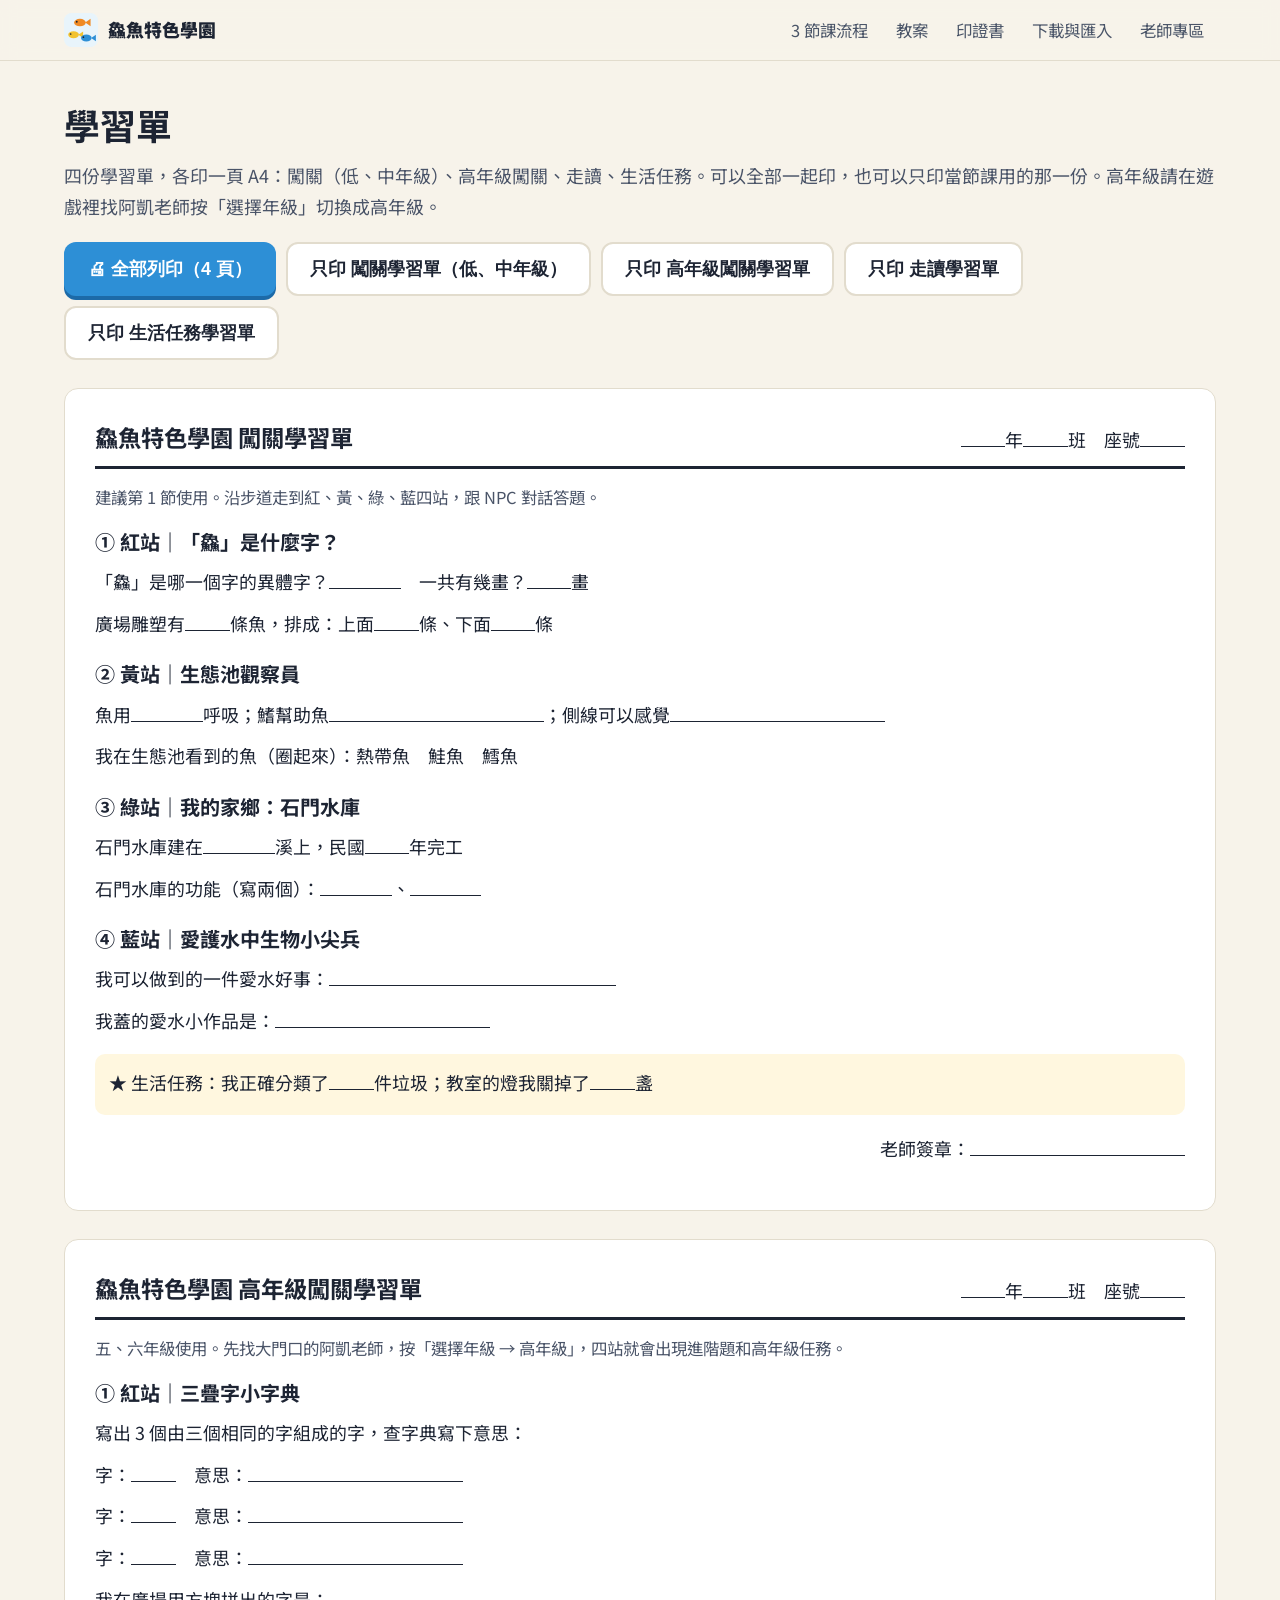
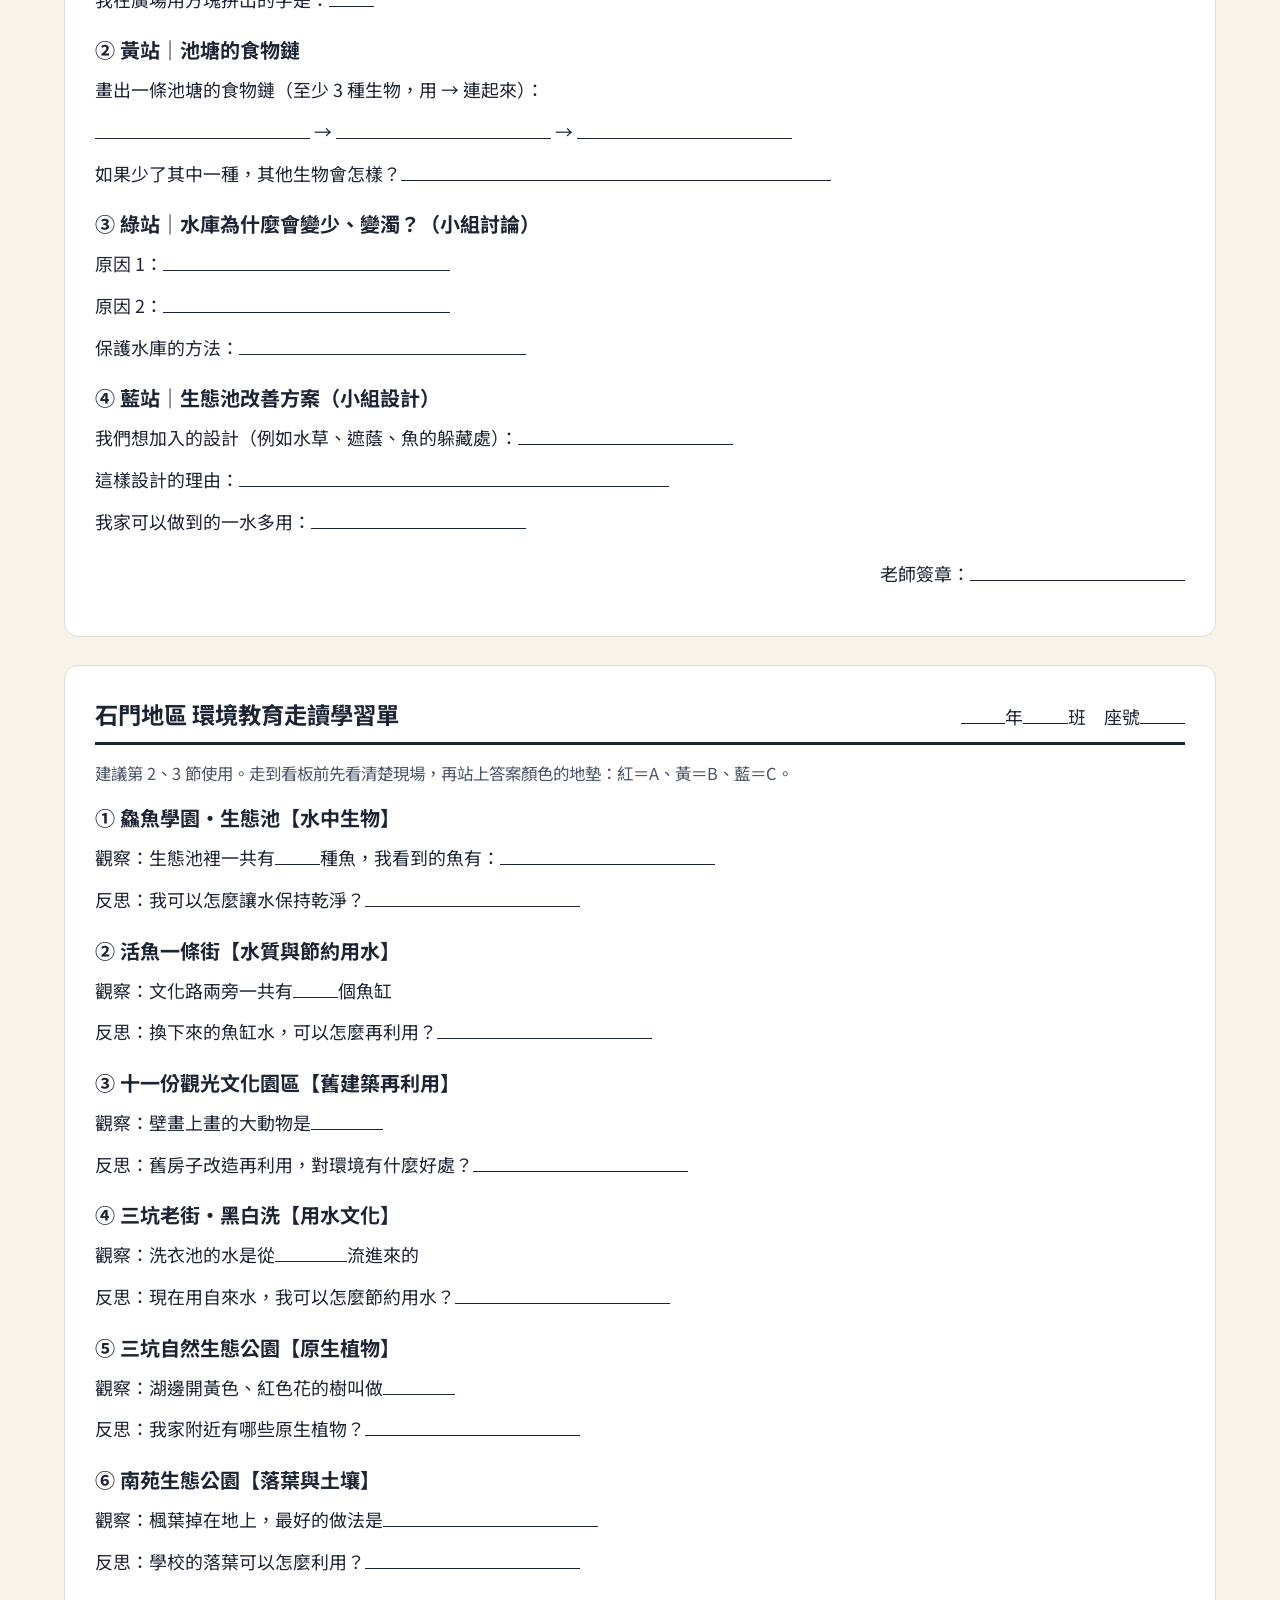
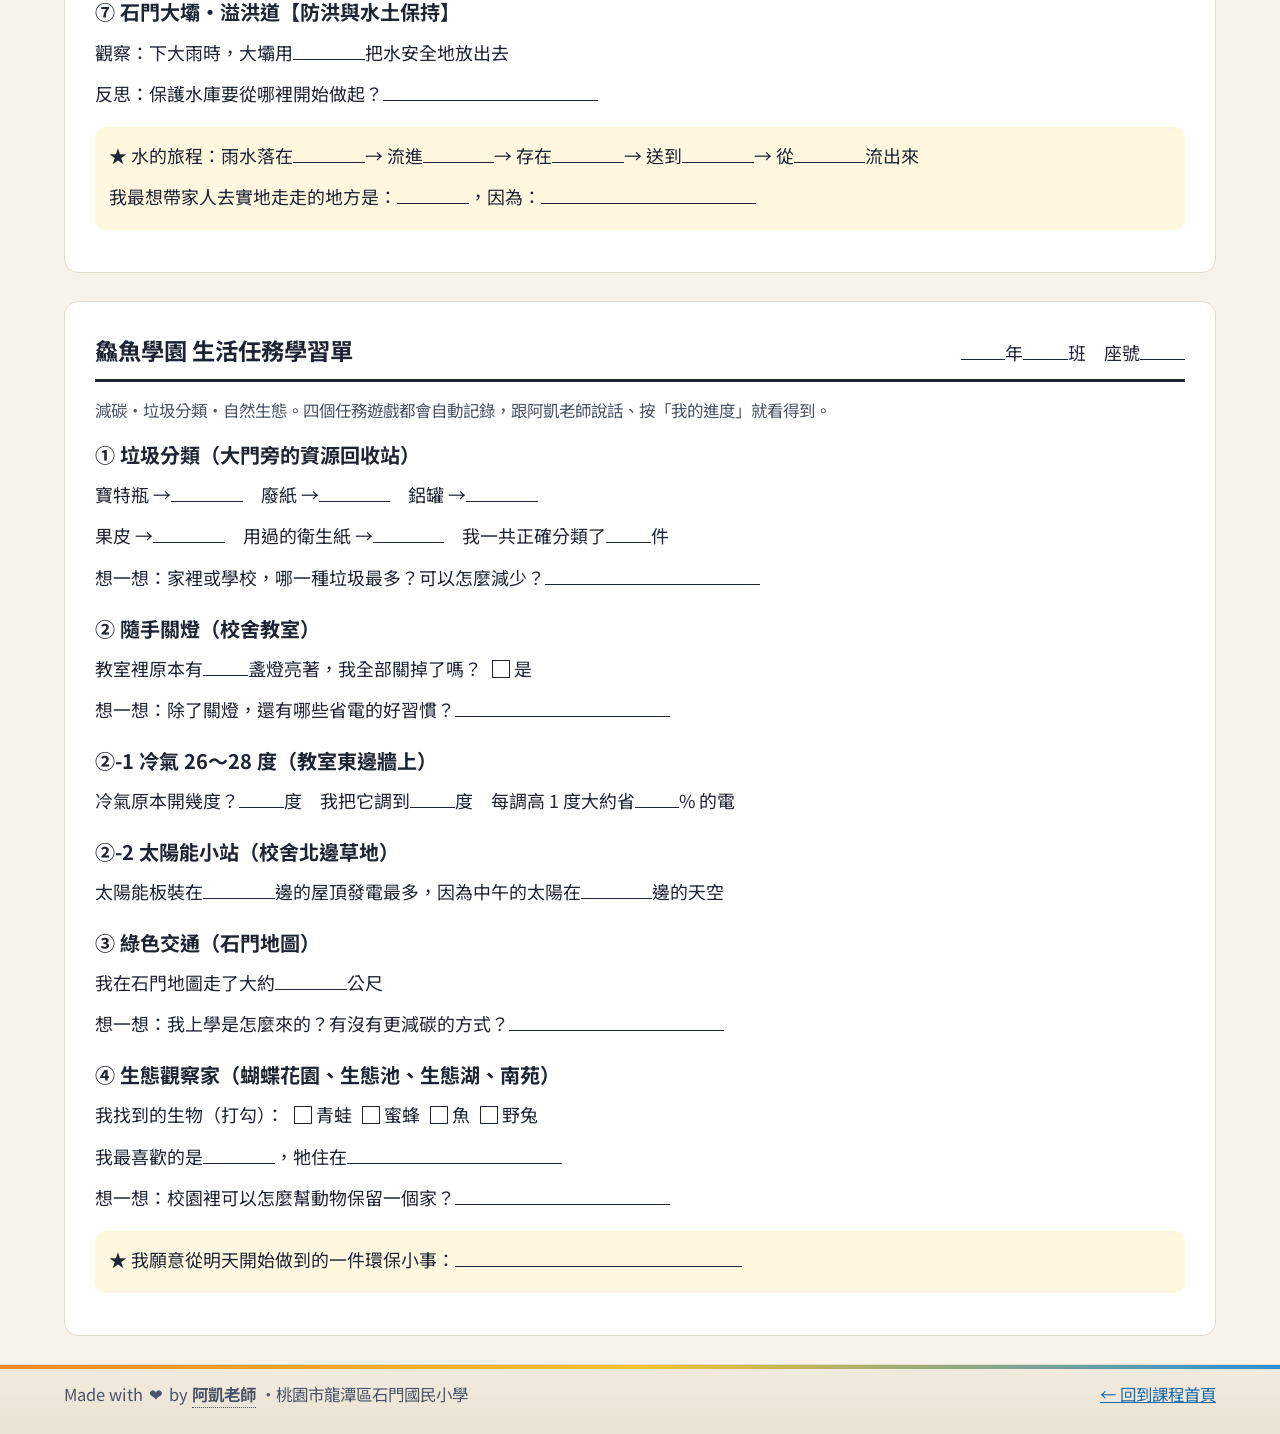
<file: sheets.html>
<!doctype html>
<html lang="zh-Hant-TW">
<head>
<meta charset="utf-8">
<meta name="viewport" content="width=device-width, initial-scale=1">
<title>學習單｜鱻魚特色學園</title>
<meta name="description" content="鱻魚特色學園 Minecraft 教育版課程的三份學習單：闖關學習單、環境教育走讀學習單、生活任務學習單，可直接列印。">
<link rel="icon" href="assets/icon.svg" type="image/svg+xml">
<link rel="preconnect" href="https://fonts.googleapis.com">
<link rel="preconnect" href="https://fonts.gstatic.com" crossorigin>
<link href="https://fonts.googleapis.com/css2?family=Noto+Sans+TC:wght@400;700;900&display=swap" rel="stylesheet">
<link rel="stylesheet" href="style.css?v=1.3.0">
<style>
  .sheet-tools { display: flex; flex-wrap: wrap; gap: 10px; margin: 20px 0 28px; }
  /* 寬螢幕：學習單兩份並排（A4 預覽仍保持紙張比例的寬度），手機單欄；列印時一份一頁 */
  main.wrap { display: grid; grid-template-columns: repeat(auto-fill, minmax(min(100%, 600px), 1fr)); gap: 0 28px; align-items: start; }
  .page-intro { grid-column: 1 / -1; }
  .sheet { background: #fff; border: 1px solid var(--line); border-radius: var(--radius); padding: 28px 30px; margin-bottom: 28px; }
  .sheet header { display: flex; justify-content: space-between; align-items: baseline; flex-wrap: wrap; gap: 8px; border-bottom: 3px solid var(--ink); padding-bottom: 8px; margin-bottom: 14px; }
  .sheet h2 { margin: 0; font-size: var(--fs-lg); }
  .sheet .who { font-size: var(--fs-base); white-space: nowrap; }
  .sheet .hint { font-size: var(--fs-sm); color: var(--ink-soft); margin: 0 0 12px; }
  .q { margin: 0 0 14px; break-inside: avoid; }
  .q h3 { font-size: var(--fs-md); margin: 0 0 4px; }
  .q p { margin: 0 0 4px; font-size: var(--fs-base); line-height: 2.1; }
  .b { display: inline-block; min-width: 4em; border-bottom: 1.5px solid var(--ink); }
  .b.w { min-width: 12em; }
  .b.s { min-width: 2.5em; }
  .line { display: block; border-bottom: 1.5px solid var(--ink); height: 1.9em; }
  .box { display: inline-block; width: 1em; height: 1em; border: 1.5px solid var(--ink); vertical-align: -2px; margin: 0 4px 0 10px; }
  .star { background: #fff7df; border-radius: 10px; padding: 10px 14px; }
  .sheet-picker { display: none; }
  @media (max-width: 640px) { .sheet { padding: 20px 16px; } .b.w { min-width: 8em; } }
  @media print {
    html { font-size: 15px; }
    body { background: #fff; }
    main.wrap { display: block; max-width: none; padding: 0; }
    .page-intro { display: none; }
    .sheet { border: 0; border-radius: 0; padding: 0; margin: 0; max-width: none; page-break-after: always; }
    .sheet:last-child { page-break-after: auto; }
    body.only-one .sheet:not(.chosen) { display: none; }
    @page { size: A4; margin: 14mm 14mm; }
  }
</style>
</head>
<body>

<header class="topbar">
  <div class="wrap">
    <a class="brand" href="index.html"><img src="assets/icon.svg" alt="">鱻魚特色學園</a>
    <nav class="topnav" aria-label="頁面導覽">
      <a href="index.html#lessons">3 節課流程</a>
      <a href="lesson.html">教案</a>
      <a href="certificate.html">印證書</a>
      <a href="index.html#download">下載與匯入</a>
      <a href="index.html#teacher">老師專區</a>
    </nav>
  </div>
</header>

<main class="wrap">
  <div class="page-intro">
    <h1 style="margin:32px 0 4px">學習單</h1>
    <p style="color:var(--ink-soft);margin:0">四份學習單，各印一頁 A4：闖關（低、中年級）、高年級闖關、走讀、生活任務。可以全部一起印，也可以只印當節課用的那一份。高年級請在遊戲裡找阿凱老師按「選擇年級」切換成高年級。</p>
    <div class="sheet-tools no-print">
      <button class="btn btn-main" type="button" data-print="all">🖨 全部列印（4 頁）</button>
      <button class="btn btn-ghost" type="button" data-print="s1">只印 闖關學習單（低、中年級）</button>
      <button class="btn btn-ghost" type="button" data-print="s1h">只印 高年級闖關學習單</button>
      <button class="btn btn-ghost" type="button" data-print="s2">只印 走讀學習單</button>
      <button class="btn btn-ghost" type="button" data-print="s3">只印 生活任務學習單</button>
    </div>
  </div>

  <!-- 第 1 份：鱻魚學園闖關 -->
  <article class="sheet" id="s1">
    <header><h2>鱻魚特色學園 闖關學習單</h2><span class="who"><span class="b s"></span>年<span class="b s"></span>班　座號<span class="b s"></span></span></header>
    <p class="hint">建議第 1 節使用。沿步道走到紅、黃、綠、藍四站，跟 NPC 對話答題。</p>
    <div class="q"><h3>① 紅站｜「鱻」是什麼字？</h3>
      <p>「鱻」是哪一個字的異體字？<span class="b"></span>　一共有幾畫？<span class="b s"></span>畫</p>
      <p>廣場雕塑有<span class="b s"></span>條魚，排成：上面<span class="b s"></span>條、下面<span class="b s"></span>條</p></div>
    <div class="q"><h3>② 黃站｜生態池觀察員</h3>
      <p>魚用<span class="b"></span>呼吸；鰭幫助魚<span class="b w"></span>；側線可以感覺<span class="b w"></span></p>
      <p>我在生態池看到的魚（圈起來）：熱帶魚　鮭魚　鱈魚</p></div>
    <div class="q"><h3>③ 綠站｜我的家鄉：石門水庫</h3>
      <p>石門水庫建在<span class="b"></span>溪上，民國<span class="b s"></span>年完工</p>
      <p>石門水庫的功能（寫兩個）：<span class="b"></span>、<span class="b"></span></p></div>
    <div class="q"><h3>④ 藍站｜愛護水中生物小尖兵</h3>
      <p>我可以做到的一件愛水好事：<span class="b w"></span><span class="b"></span></p>
      <p>我蓋的愛水小作品是：<span class="b w"></span></p></div>
    <div class="q star"><p>★ 生活任務：我正確分類了<span class="b s"></span>件垃圾；教室的燈我關掉了<span class="b s"></span>盞</p></div>
    <p style="text-align:right;margin-top:18px">老師簽章：<span class="b w"></span></p>
  </article>

  <!-- 第 1 份之高年級：鱻魚學園闖關（高年級題組，2026-11-18） -->
  <article class="sheet" id="s1h">
    <header><h2>鱻魚特色學園 高年級闖關學習單</h2><span class="who"><span class="b s"></span>年<span class="b s"></span>班　座號<span class="b s"></span></span></header>
    <p class="hint">五、六年級使用。先找大門口的阿凱老師，按「選擇年級 → 高年級」，四站就會出現進階題和高年級任務。</p>
    <div class="q"><h3>① 紅站｜三疊字小字典</h3>
      <p>寫出 3 個由三個相同的字組成的字，查字典寫下意思：</p>
      <p>字：<span class="b s"></span>　意思：<span class="b w"></span></p>
      <p>字：<span class="b s"></span>　意思：<span class="b w"></span></p>
      <p>字：<span class="b s"></span>　意思：<span class="b w"></span></p>
      <p>我在廣場用方塊拼出的字是：<span class="b s"></span></p></div>
    <div class="q"><h3>② 黃站｜池塘的食物鏈</h3>
      <p>畫出一條池塘的食物鏈（至少 3 種生物，用 → 連起來）：</p>
      <p><span class="b w"></span> → <span class="b w"></span> → <span class="b w"></span></p>
      <p>如果少了其中一種，其他生物會怎樣？<span class="b w"></span><span class="b w"></span></p></div>
    <div class="q"><h3>③ 綠站｜水庫為什麼會變少、變濁？（小組討論）</h3>
      <p>原因 1：<span class="b w"></span><span class="b"></span></p>
      <p>原因 2：<span class="b w"></span><span class="b"></span></p>
      <p>保護水庫的方法：<span class="b w"></span><span class="b"></span></p></div>
    <div class="q"><h3>④ 藍站｜生態池改善方案（小組設計）</h3>
      <p>我們想加入的設計（例如水草、遮蔭、魚的躲藏處）：<span class="b w"></span></p>
      <p>這樣設計的理由：<span class="b w"></span><span class="b w"></span></p>
      <p>我家可以做到的一水多用：<span class="b w"></span></p></div>
    <p style="text-align:right;margin-top:18px">老師簽章：<span class="b w"></span></p>
  </article>

  <!-- 第 2 份：環境教育走讀 -->
  <article class="sheet" id="s2">
    <header><h2>石門地區 環境教育走讀學習單</h2><span class="who"><span class="b s"></span>年<span class="b s"></span>班　座號<span class="b s"></span></span></header>
    <p class="hint">建議第 2、3 節使用。走到看板前先看清楚現場，再站上答案顏色的地墊：紅＝A、黃＝B、藍＝C。</p>
    <div class="q"><h3>① 鱻魚學園・生態池【水中生物】</h3>
      <p>觀察：生態池裡一共有<span class="b s"></span>種魚，我看到的魚有：<span class="b w"></span></p>
      <p>反思：我可以怎麼讓水保持乾淨？<span class="b w"></span></p></div>
    <div class="q"><h3>② 活魚一條街【水質與節約用水】</h3>
      <p>觀察：文化路兩旁一共有<span class="b s"></span>個魚缸</p>
      <p>反思：換下來的魚缸水，可以怎麼再利用？<span class="b w"></span></p></div>
    <div class="q"><h3>③ 十一份觀光文化園區【舊建築再利用】</h3>
      <p>觀察：壁畫上畫的大動物是<span class="b"></span></p>
      <p>反思：舊房子改造再利用，對環境有什麼好處？<span class="b w"></span></p></div>
    <div class="q"><h3>④ 三坑老街・黑白洗【用水文化】</h3>
      <p>觀察：洗衣池的水是從<span class="b"></span>流進來的</p>
      <p>反思：現在用自來水，我可以怎麼節約用水？<span class="b w"></span></p></div>
    <div class="q"><h3>⑤ 三坑自然生態公園【原生植物】</h3>
      <p>觀察：湖邊開黃色、紅色花的樹叫做<span class="b"></span></p>
      <p>反思：我家附近有哪些原生植物？<span class="b w"></span></p></div>
    <div class="q"><h3>⑥ 南苑生態公園【落葉與土壤】</h3>
      <p>觀察：楓葉掉在地上，最好的做法是<span class="b w"></span></p>
      <p>反思：學校的落葉可以怎麼利用？<span class="b w"></span></p></div>
    <div class="q"><h3>⑦ 石門大壩・溢洪道【防洪與水土保持】</h3>
      <p>觀察：下大雨時，大壩用<span class="b"></span>把水安全地放出去</p>
      <p>反思：保護水庫要從哪裡開始做起？<span class="b w"></span></p></div>
    <div class="q star">
      <p>★ 水的旅程：雨水落在<span class="b"></span>→ 流進<span class="b"></span>→ 存在<span class="b"></span>→ 送到<span class="b"></span>→ 從<span class="b"></span>流出來</p>
      <p>我最想帶家人去實地走走的地方是：<span class="b"></span>，因為：<span class="b w"></span></p></div>
  </article>

  <!-- 第 3 份：生活任務 -->
  <article class="sheet" id="s3">
    <header><h2>鱻魚學園 生活任務學習單</h2><span class="who"><span class="b s"></span>年<span class="b s"></span>班　座號<span class="b s"></span></span></header>
    <p class="hint">減碳・垃圾分類・自然生態。四個任務遊戲都會自動記錄，跟阿凱老師說話、按「我的進度」就看得到。</p>
    <div class="q"><h3>① 垃圾分類（大門旁的資源回收站）</h3>
      <p>寶特瓶 →<span class="b"></span>　廢紙 →<span class="b"></span>　鋁罐 →<span class="b"></span></p>
      <p>果皮 →<span class="b"></span>　用過的衛生紙 →<span class="b"></span>　我一共正確分類了<span class="b s"></span>件</p>
      <p>想一想：家裡或學校，哪一種垃圾最多？可以怎麼減少？<span class="b w"></span></p></div>
    <div class="q"><h3>② 隨手關燈（校舍教室）</h3>
      <p>教室裡原本有<span class="b s"></span>盞燈亮著，我全部關掉了嗎？<span class="box"></span>是</p>
      <p>想一想：除了關燈，還有哪些省電的好習慣？<span class="b w"></span></p></div>
    <div class="q"><h3>②-1 冷氣 26～28 度（教室東邊牆上）</h3>
      <p>冷氣原本開幾度？<span class="b s"></span>度　我把它調到<span class="b s"></span>度　每調高 1 度大約省<span class="b s"></span>% 的電</p></div>
    <div class="q"><h3>②-2 太陽能小站（校舍北邊草地）</h3>
      <p>太陽能板裝在<span class="b"></span>邊的屋頂發電最多，因為中午的太陽在<span class="b"></span>邊的天空</p></div>
    <div class="q"><h3>③ 綠色交通（石門地圖）</h3>
      <p>我在石門地圖走了大約<span class="b"></span>公尺</p>
      <p>想一想：我上學是怎麼來的？有沒有更減碳的方式？<span class="b w"></span></p></div>
    <div class="q"><h3>④ 生態觀察家（蝴蝶花園、生態池、生態湖、南苑）</h3>
      <p>我找到的生物（打勾）：<span class="box"></span>青蛙<span class="box"></span>蜜蜂<span class="box"></span>魚<span class="box"></span>野兔</p>
      <p>我最喜歡的是<span class="b"></span>，牠住在<span class="b w"></span></p>
      <p>想一想：校園裡可以怎麼幫動物保留一個家？<span class="b w"></span></p></div>
    <div class="q star"><p>★ 我願意從明天開始做到的一件環保小事：<span class="b w"></span><span class="b"></span></p></div>
  </article>
</main>

<footer class="site-footer">
  <div class="footer-bottom">
    <p class="site-credit">Made with <span class="site-credit__heart" aria-label="愛心">❤️</span> by
      <a href="https://cagoooo.github.io/Akai/" target="_blank" rel="noopener noreferrer" class="site-credit__author">阿凱老師</a>
      <span class="footer-school"><span class="footer-dot" aria-hidden="true">・</span>桃園市龍潭區石門國民小學</span></p>
    <p><a href="index.html">← 回到課程首頁</a></p>
  </div>
</footer>

<script>
  document.querySelectorAll('[data-print]').forEach(function (btn) {
    btn.addEventListener('click', function () {
      var target = btn.getAttribute('data-print');
      document.querySelectorAll('.sheet').forEach(function (s) { s.classList.toggle('chosen', s.id === target); });
      document.body.classList.toggle('only-one', target !== 'all');
      window.print();
    });
  });
  window.addEventListener('afterprint', function () { document.body.classList.remove('only-one'); });
</script>
</body>
</html>
</file>
<file: style.css>
/* 鱻魚特色學園 課程入口網站 */
:root {
  --bg: #f7f3ea;
  --paper: #ffffff;
  --ink: #1d2433;
  --ink-soft: #4a5468;
  --line: #e2dccd;
  --water: #2d8fd6;
  --water-deep: #1c6aa8;
  --fish: #f08a24;
  --sun: #f2c230;
  --leaf: #4f9a4a;
  --red: #d9483b;
  --radius: 14px;
  /* 桌機善用寬度：1900px 螢幕每側留白約 3%，不再擠在 1120px 窄欄 */
  --max: min(1360px, 94vw);
  /* 字級階梯（rem，跟著根字級在平板／桌機一起放大） */
  --fs-xs: .9rem;
  --fs-sm: .92rem;
  --fs-base: 1rem;
  --fs-md: 1.12rem;
  --fs-lg: 1.3rem;
}
* { box-sizing: border-box; }
html { scroll-behavior: smooth; font-size: var(--fs-base); }
@media (min-width: 768px) { html { font-size: var(--fs-base); } }
@media (min-width: 1200px) { html { font-size: var(--fs-md); } }
body {
  margin: 0;
  background: var(--bg);
  color: var(--ink);
  font: var(--fs-base)/1.75 "Noto Sans TC", system-ui, -apple-system, "Microsoft JhengHei", sans-serif;
}
img { max-width: 100%; display: block; }
a { color: var(--water-deep); }
.wrap { max-width: var(--max); margin: 0 auto; padding: 0 clamp(16px, 2vw, 28px); }

/* 頂部導覽 */
.topbar { position: sticky; top: 0; z-index: 10; background: rgba(247, 243, 234, .92); backdrop-filter: blur(8px); border-bottom: 1px solid var(--line); }
.topbar .wrap { display: flex; align-items: center; gap: 16px; min-height: 60px; }
.brand { display: flex; align-items: center; gap: 10px; font-weight: 900; text-decoration: none; color: var(--ink); white-space: nowrap; }
.brand img { width: 34px; height: 34px; }
.topnav { display: flex; gap: 4px; margin-left: auto; overflow-x: auto; scrollbar-width: none; }
.topnav::-webkit-scrollbar { display: none; }
.topnav a { padding: 6px 12px; border-radius: 999px; text-decoration: none; color: var(--ink-soft); font-size: var(--fs-sm); white-space: nowrap; }
.topnav a:hover { background: #ebe4d4; color: var(--ink); }

/* 首屏 */
.hero { padding: 56px 0 40px; }
.hero .stats { margin-top: 36px; }
.hero .hero-grid { display: grid; grid-template-columns: 1.05fr 1fr; gap: 44px; align-items: center; }
.eyebrow { display: inline-block; font-size: var(--fs-sm); font-weight: 700; color: var(--water-deep); background: #dcecf8; padding: 4px 12px; border-radius: 999px; }
.hero h1 { font-size: clamp(2.4rem, 5vw, 3.8rem); line-height: 1.15; margin: 14px 0 12px; letter-spacing: .02em; }
.hero h1 .fishword { color: var(--fish); }
.hero p.lead { font-size: var(--fs-md); color: var(--ink-soft); margin: 0 0 24px; }
.cta { display: flex; flex-wrap: wrap; gap: 12px; }
.btn { display: inline-flex; align-items: center; gap: 8px; padding: 13px 22px; border-radius: 12px; font-weight: 700; text-decoration: none; border: 2px solid transparent; font-size: var(--fs-base); cursor: pointer; }
.btn-main { background: var(--water); color: #fff; box-shadow: 0 4px 0 var(--water-deep); }
.btn-main:hover { transform: translateY(1px); box-shadow: 0 3px 0 var(--water-deep); }
.btn-ghost { background: var(--paper); color: var(--ink); border-color: var(--line); }
.btn-ghost:hover { border-color: var(--ink-soft); }
.hero small { display: block; margin-top: 14px; color: var(--ink-soft); font-size: var(--fs-sm); }
.shot { border-radius: var(--radius); overflow: hidden; border: 4px solid #fff; box-shadow: 0 10px 30px rgba(29, 36, 51, .14); background: #cfe6f5; }
.shot figcaption { font-size: var(--fs-sm); color: var(--ink-soft); background: #fff; padding: 6px 12px; }

/* 數字條 */
.stats { display: grid; grid-template-columns: repeat(5, 1fr); gap: 12px; margin: 8px 0 0; padding: 0; list-style: none; }
.stats li { background: var(--paper); border: 1px solid var(--line); border-radius: var(--radius); padding: 14px 10px; text-align: center; }
.stats b { display: block; font-size: clamp(1.8rem, 2.4vw, 2.6rem); line-height: 1.1; color: var(--water-deep); }
.stats span { font-size: var(--fs-sm); color: var(--ink-soft); }

/* 區塊 */
section.block { padding: 56px 0; }
section.alt { background: #efe8d9; }
.block h2 { font-size: clamp(1.6rem, 2.6vw, 2.5rem); margin: 0 0 6px; }
.block .sub { color: var(--ink-soft); margin: 0 0 28px; }
.cards { display: grid; grid-template-columns: repeat(auto-fill, minmax(230px, 1fr)); gap: 18px; }
.card { background: var(--paper); border: 1px solid var(--line); border-radius: var(--radius); padding: 22px; border-top: 6px solid var(--c, var(--water)); }
.card h3 { margin: 0 0 6px; font-size: var(--fs-lg); }
.card p { margin: 0 0 8px; color: var(--ink-soft); font-size: var(--fs-sm); }
.card ul { margin: 0; padding-left: 20px; font-size: var(--fs-sm); }
.tag { display: inline-block; font-size: var(--fs-xs); font-weight: 700; padding: 2px 10px; border-radius: 999px; background: #eef3f8; color: var(--water-deep); margin-bottom: 8px; }

.gallery { display: grid; grid-template-columns: 1.7fr 1fr; gap: 18px; margin-top: 28px; }
.gallery .shot { display: flex; flex-direction: column; }
.gallery img { width: 100%; height: clamp(220px, 22vw, 360px); object-fit: cover; }

/* 課程流程 */
.lessons { display: grid; grid-template-columns: repeat(3, 1fr); gap: 18px; counter-reset: l; }
.lesson { background: var(--paper); border-radius: var(--radius); border: 1px solid var(--line); padding: 22px; position: relative; }
.lesson .no { font-weight: 900; color: #fff; background: var(--fish); display: inline-block; padding: 2px 12px; border-radius: 8px; font-size: var(--fs-sm); }
.lesson h3 { margin: 10px 0 8px; font-size: var(--fs-lg); }
.lesson ol { margin: 0; padding-left: 20px; font-size: var(--fs-sm); }
.lesson ol li { margin-bottom: 4px; }
.note { background: #fff7df; border: 1px solid #f0dd9b; border-radius: 12px; padding: 12px 16px; font-size: var(--fs-sm); margin-top: 20px; }

/* 下載步驟 */
.steps-grid { display: grid; grid-template-columns: 1fr 1fr; gap: 18px; }
.steps { background: var(--paper); border: 1px solid var(--line); border-radius: var(--radius); padding: 22px; }
.steps h3 { margin: 0 0 10px; display: flex; align-items: center; gap: 8px; }
.steps ol { margin: 0; padding-left: 22px; }
.steps li { margin-bottom: 6px; }
.badge-warn { font-size: var(--fs-xs); background: #fde8e4; color: #a33a2e; padding: 2px 10px; border-radius: 999px; font-weight: 700; }
.download-box { display: flex; flex-wrap: wrap; align-items: center; gap: 18px; background: var(--paper); border: 2px dashed var(--water); border-radius: var(--radius); padding: 20px 22px; margin-bottom: 22px; }
.download-box .meta { flex: 1 1 260px; }
.download-box .meta strong { font-size: var(--fs-md); }
.download-box .meta span { display: block; color: var(--ink-soft); font-size: var(--fs-sm); }

/* 表格 */
.table-scroll { overflow-x: auto; border: 1px solid var(--line); border-radius: 12px; background: var(--paper); }
table { border-collapse: collapse; width: 100%; font-size: var(--fs-sm); }
th, td { text-align: left; padding: 10px 14px; border-bottom: 1px solid var(--line); vertical-align: top; }
th { background: #f3eee2; white-space: nowrap; }
tr:last-child td { border-bottom: 0; }
code { background: #eef0f4; padding: 2px 6px; border-radius: 6px; font-size: 1em; word-break: break-all; }

/* 常見問題 */
.faq details { background: var(--paper); border: 1px solid var(--line); border-radius: 12px; padding: 14px 18px; margin-bottom: 10px; }
.faq summary { font-weight: 700; cursor: pointer; }
.faq details p { margin: 8px 0 0; color: var(--ink-soft); font-size: var(--fs-sm); }

/* 頁尾 */
.site-footer { margin-top: 0; background: linear-gradient(#f1ebdf, #ebe3d3); border-top: 1px solid var(--line); position: relative; }
.site-footer::before { content: ""; position: absolute; left: 0; right: 0; top: 0; height: 4px; background: linear-gradient(90deg, var(--fish), var(--sun), var(--water)); }
.footer-inner { max-width: var(--max); margin: 0 auto; padding: 40px clamp(16px, 2vw, 28px) 24px; display: grid; grid-template-columns: 1.1fr 2fr 1fr; gap: 28px; }
.footer-brand { display: flex; gap: 12px; align-items: flex-start; }
.footer-brand img { width: 48px; height: 48px; border-radius: 12px; box-shadow: 0 3px 10px rgba(0, 0, 0, .12); }
.footer-brand strong { display: block; font-size: var(--fs-md); }
.footer-brand span { font-size: var(--fs-sm); color: var(--ink-soft); }
.footer-points { list-style: none; margin: 0; padding: 0; display: grid; grid-template-columns: repeat(3, 1fr); gap: 14px; }
.footer-points li { display: flex; gap: 10px; }
.fp-icon { font-size: var(--fs-lg); line-height: 1.3; }
.footer-points strong { display: block; font-size: var(--fs-sm); }
.footer-points small { color: var(--ink-soft); font-size: var(--fs-sm); line-height: 1.6; display: block; }
.footer-links { display: flex; flex-direction: column; gap: 6px; }
.footer-links a { text-decoration: none; color: var(--ink); font-size: var(--fs-sm); }
.footer-links a:hover { color: var(--water-deep); }
.footer-bottom { max-width: var(--max); margin: 0 auto; padding: 14px clamp(16px, 2vw, 28px) 26px; border-top: 1px solid #ddd3bf; display: flex; justify-content: space-between; align-items: center; gap: 12px; flex-wrap: wrap; font-size: var(--fs-sm); color: var(--ink-soft); }
.footer-bottom p { margin: 0; }
.site-credit__heart { display: inline-block; margin: 0 2px; }
.site-credit__author { color: inherit; text-decoration: none; border-bottom: 1px dotted currentColor; padding-bottom: 1px; font-weight: 700; }
.site-credit__author:hover { color: var(--fish); border-bottom-color: var(--fish); }
.version-tag { background: rgba(255, 255, 255, .7); border: 1px solid #d8cdb6; border-radius: 999px; padding: 2px 12px; font-size: var(--fs-xs); }
.legal { max-width: var(--max); margin: 0 auto; padding: 0 clamp(16px, 2vw, 28px) 22px; font-size: var(--fs-xs); color: #7a7262; }

/* 網頁版入口卡片 */
.web-cards { display: grid; grid-template-columns: 1fr 1fr; gap: 22px; }
.web-card { display: grid; grid-template-columns: minmax(0, 1.1fr) minmax(0, 1fr); background: var(--paper); border: 1px solid var(--line); border-left: 8px solid var(--c); border-radius: var(--radius); overflow: hidden; text-decoration: none; color: var(--ink); transition: transform .15s, box-shadow .15s; }
.web-card:hover { transform: translateY(-3px); box-shadow: 0 10px 24px rgba(29, 36, 51, .12); }
.web-card img { width: 100%; height: 100%; min-height: 220px; object-fit: cover; }
.web-card .bd { padding: 18px 20px; display: flex; flex-direction: column; gap: 6px; }
.web-card strong { font-size: var(--fs-lg); }
.web-card .bd > span:not(.tag):not(.go) { color: var(--ink-soft); font-size: var(--fs-sm); }
.web-card .go { margin-top: auto; font-weight: 900; color: var(--c); }
.web-card .tag { align-self: flex-start; margin: 0; }
@media (max-width: 1200px) { .web-card { grid-template-columns: 1fr; } .web-card img { height: auto; aspect-ratio: 16 / 9; min-height: 0; } }
@media (max-width: 640px) { .web-cards { grid-template-columns: 1fr; } }
@media (prefers-reduced-motion: reduce) { .web-card { transition: none; } }

/* 平板 */
@media (max-width: 900px) {
  .hero .hero-grid { grid-template-columns: 1fr; gap: 28px; }
  .stats { grid-template-columns: repeat(3, 1fr); }
  .lessons { grid-template-columns: 1fr; }
  .footer-inner { grid-template-columns: 1fr 1fr; }
  .footer-points { grid-column: 1 / -1; order: 3; }
}
/* 手機 */
@media (max-width: 640px) {
  .wrap { padding: 0 16px; }
  .topnav { display: none; }
  .hero { padding: 32px 0 24px; }
  .stats { grid-template-columns: repeat(2, 1fr); }
  .stats li:last-child { grid-column: 1 / -1; }
  .steps-grid, .gallery { grid-template-columns: 1fr; }
  .gallery .tall { grid-row: auto; }
  .btn { width: 100%; justify-content: center; }
  section.block { padding: 40px 0; }
  .footer-inner { grid-template-columns: 1fr; padding: 32px 16px 20px; }
  .footer-points { grid-template-columns: 1fr; }
  .footer-links { flex-direction: row; flex-wrap: wrap; }
  .footer-links a { background: rgba(255, 255, 255, .7); border: 1px solid #d8cdb6; border-radius: 999px; padding: 6px 14px; }
  .footer-bottom { flex-direction: column; text-align: center; padding: 14px 16px 24px; }
  .footer-dot { display: none; }
  .footer-school { display: block; }
}
@media print {
  .topbar, .site-footer, .legal, .no-print { display: none !important; }
}
</file>
